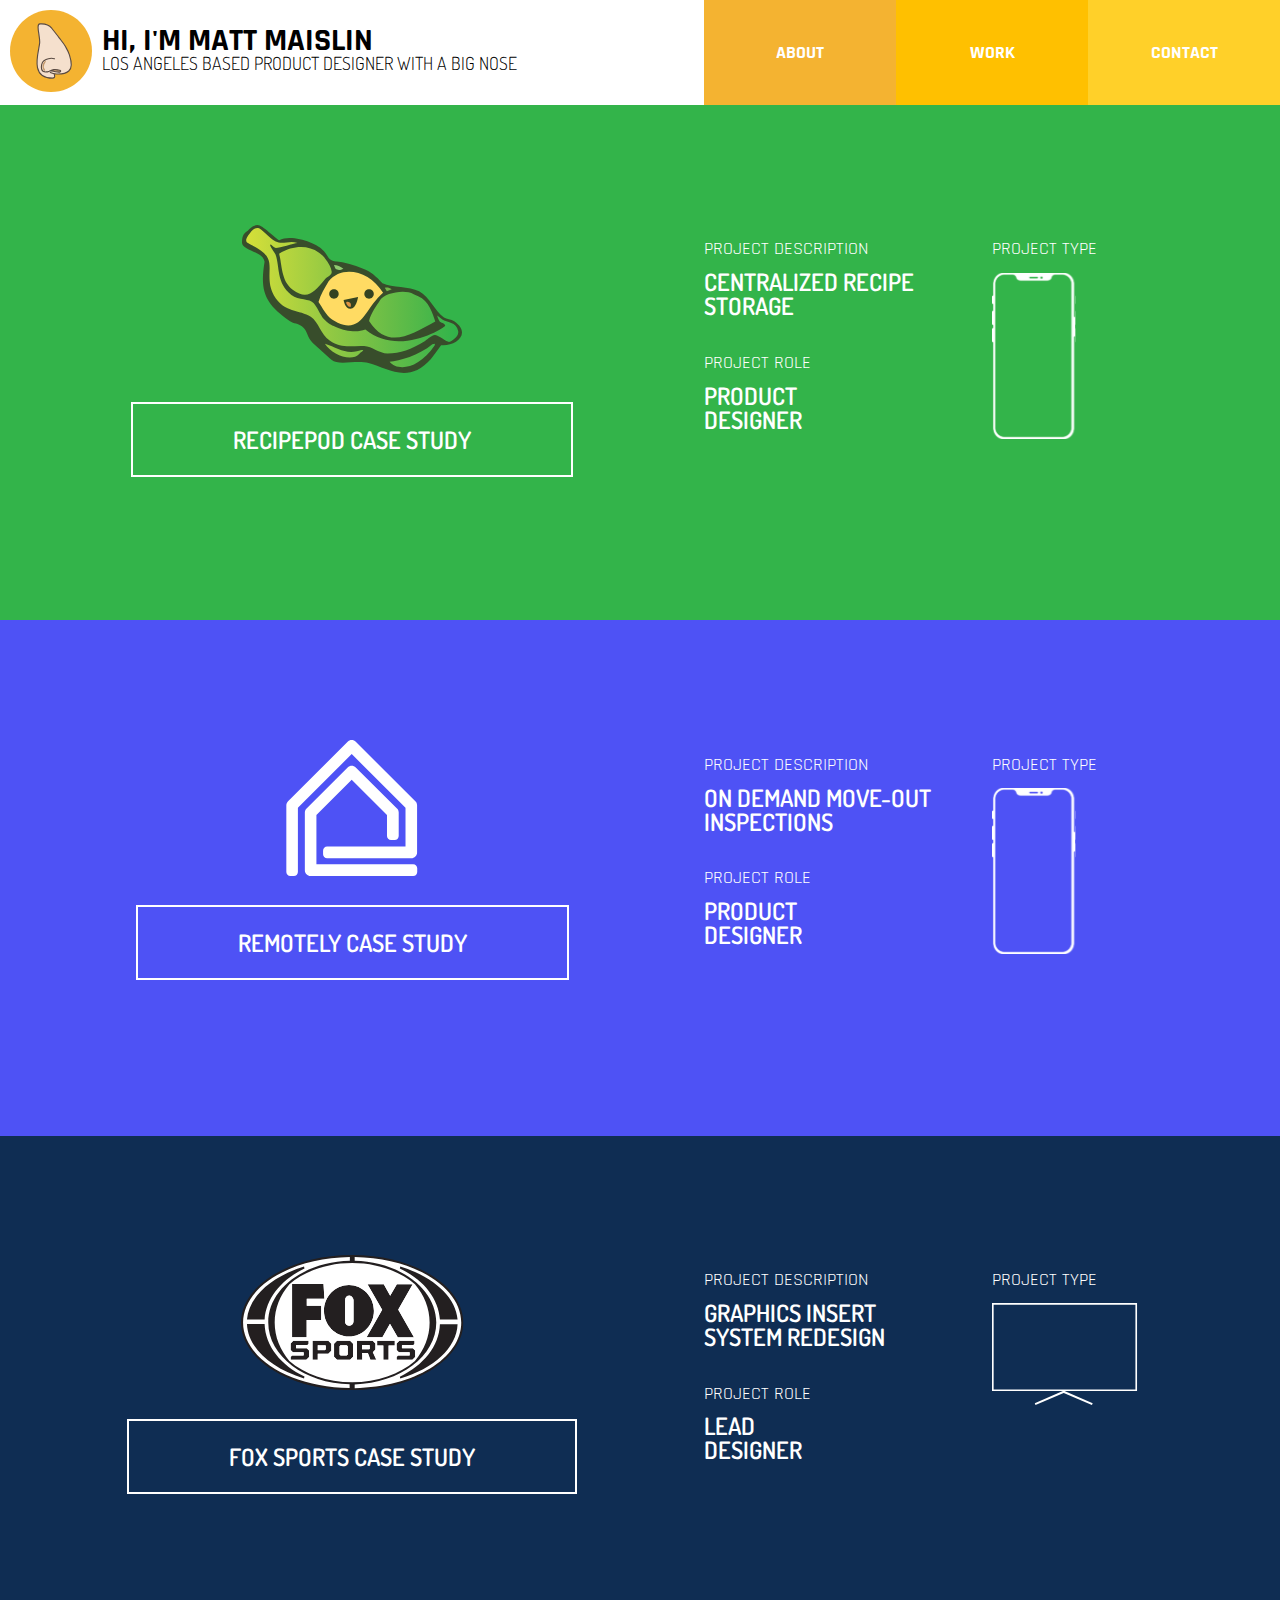
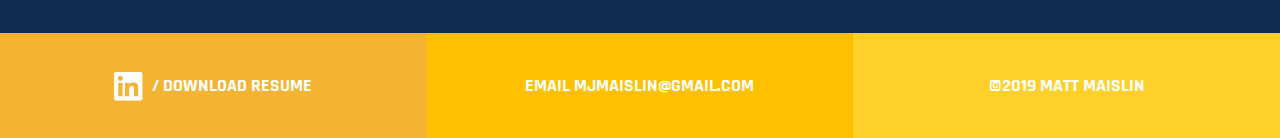
<file: index.html>
<!DOCTYPE html>
<html lang="en">
  <head>
    <meta charset="utf-8">
    <title>Big Nose Design</title>
    <meta name="viewport" content="width=device-width, initial-scale=1">
    <link rel="stylesheet" href="/css/reset.css">
    <link rel="stylesheet" href="/css/style.css">
    <link href="https://fonts.googleapis.com/css?family=Rajdhani:300,400,500,600,700&display=swap" rel="stylesheet">
    <link href="https://fonts.googleapis.com/css?family=Dosis:300,400,500,600,700&display=swap" rel="stylesheet">
    <link rel="shortcut icon" type="image/png" href="/favicon.png"/>
  </head>
  <body>
    <!-- NAVBAR -->
    <nav class="navbar">
      <div class="navbar-inner">
        <ul class="one-half mobile-logo">
          <li id="nav-logo"><a href="/">

            <svg version="1.1" id="Layer_1" xmlns="http://www.w3.org/2000/svg" xmlns:xlink="http://www.w3.org/1999/xlink" x="0px" y="0px"
            	 viewBox="0 0 146.3 146.3" style="enable-background:new 0 0 146.3 146.3;" xml:space="preserve">
            <style type="text/css">
            	.st0{fill:#F4B331;}
            	.st1{fill:#F5E0CD;stroke:#594A42;stroke-width:2;stroke-linecap:round;stroke-miterlimit:10;}
            	.st2{fill:#C49A6C;}
            	.st3{fill:none;stroke:#594A42;stroke-width:2;stroke-linecap:round;stroke-miterlimit:10;}
            </style>
            <path class="st0" d="M146.3,73.1c0,40.4-32.7,73.1-73.1,73.1S0,113.5,0,73.1C0,33.2,32.9,0,73.1,0C113.5,0,146.3,32.7,146.3,73.1z"
            	/>
            <path class="st1" d="M78.1,113.4c0,0,4.9,8.2-2.2,8.2c-43.5,0-22.9-51-22.9-64.3s-6.7-32,0.2-32.5c6.9-0.6,16.1,1.3,21.2,7.7
            	c5.1,6.4,9.5,11.9,13,16.7c3.5,4.8,8.1,9.8,11,15.1s5.5,9,7.6,15.7c3.1,9.5,6.1,22.9-1.1,28.8s-19.3,5.5-22.4,5.3
            	c-5.5-0.3-10.6-2.6-10.6-2.6"/>
            <polygon class="st2" points="73.2,108.2 78.7,106.4 83.8,106.6 88.7,107.5 90.3,108.9 88.7,110.7 84.6,110.5 80.8,109.8 77.7,109.2
            	"/>
            <path class="st3" d="M79.4,87c-1.5-0.4-5-1.7-10.9,0c-3.3,0.9-4.8,1.5-8,3.5c-4.2,2.6-5.1,11-4.1,15.1s4.8,5,8,4.9
            	c3.2-0.1,4-0.7,5.5-1.2c1.5-0.6,6.3-2.5,8.2-2.9s5.6,0.1,6.9,0.4s3,0.4,4.1,0.8s2.3,1.7,0,2.9s-16.5-2.2-16.5-2.2"/>
            <path class="st2" d="M63.8,91.1c-1.2-0.3-2,0.3-3.1,1.7c-1.1,1.4-2.7,4.6-2.7,7s0.1,4.2,1,6c0.9,1.8,2.7,3.1,3.6,2.6
            	s-1.5-4.3-1.8-4.8c-0.3-0.5-0.7-2.3,0-5C61.5,95.8,65,91.4,63.8,91.1z"/>
            </svg>

          </a></li>
          <li id="nav-logo-name-home">Hi, I'm Matt Maislin</li>
          <li id="sloganhome">Los Angeles Based Product Designer With A Big Nose</li>
        </ul>
        <ul class="one-half nav-hover right">
          <li class="navyellow3"><a href="/contact.html"><span>Contact</span></a></li>
          <li class="navyellow2"><a href="/"><span>Work</span></a></li>
          <li class="navyellow1"><a href="/about.html"><span>About</span></a></li>
        </ul>
      </div>
    </nav>
    <!-- MAIN -->
    <main>
      <!-- RECIPEPOD -->
      <section class="project" id="recipepod">
        <div class="item-inner">
          <div class="logo-link">

            <svg class="recipepod" width="254" height="171" viewBox="0 0 254 171" fill="none" xmlns="http://www.w3.org/2000/svg">
            <path d="M162.202 67.2994C173.508 72.615 192.957 70.7165 204.454 76.6017C216.525 82.7716 222.561 99.5727 233.196 106.692C235.974 108.59 241.531 108.59 245.076 111.058C265.866 125.676 245.938 140.389 229.843 138.775C225.915 144.091 222.082 149.406 218.154 154.722C192.669 183.768 168.238 165.733 146.107 159.468C133.077 155.766 110.85 162.411 103.664 155.956C96.4784 149.501 87.7599 141.813 82.0114 136.592C74.4426 128.619 76.0713 122.639 69.4606 117.228C64.9576 113.526 59.6882 114.286 55.4727 111.248C26.6345 90.8399 20.3112 77.0763 26.0597 42.4299C24.7184 30.4698 0 29.3307 0 20.4081C0 11.4855 2.77842 9.68199 5.74846 7.30896C8.7185 4.93592 11.976 0 17.916 0C23.8561 0 38.2273 15.3773 42.9218 17.4656C57.0056 9.87184 87.2808 20.7878 94.4664 29.9952C99.7358 36.4499 99.5442 38.9178 103.377 40.8163C107.209 42.7147 106.251 41.5756 114.107 42.8096C121.963 44.0436 133.556 47.9354 142.753 51.6373C152.143 55.4342 162.202 67.2994 162.202 67.2994Z" fill="#384D2B"/>
            <path d="M234.537 116.279C233.963 118.652 180.598 152.539 142.466 120.74C123.209 128.334 97.245 112.008 100.407 113.716C103.472 115.33 98.0114 112.577 94.1791 108.116C90.3468 103.654 87.6642 96.0607 82.8738 90.2705C78.0834 84.4803 65.4368 87.233 57.0057 80.7784C39.3771 67.2046 43.7843 48.0304 38.7065 34.1719C36.6945 30.375 31.3293 23.6356 32.6706 22.6864C33.9161 21.7372 35.8322 25.8188 38.2274 26.3883C41.6765 27.2426 58.8261 21.1677 64.0955 20.693C54.6105 17.2759 47.5208 23.0661 38.8981 19.1743C31.2335 15.4724 22.2275 3.51225 18.6827 3.51225C15.1378 3.51225 12.6468 4.93608 8.91027 9.68215C5.17376 14.4282 4.11988 16.7063 5.17376 19.2692C6.22765 21.8321 24.7185 27.5274 29.988 38.5383C34.97 48.9797 27.4012 64.5468 36.8861 81.253C48.2872 101.376 66.8739 97.3896 79.4247 105.933C88.7181 112.292 90.8259 126.341 101.173 133.46C115.353 143.142 126.179 139.155 141.029 139.82C150.227 140.294 158.562 148.457 167.951 148.457C182.705 148.457 195.256 143.996 211.352 134.029C211.352 134.029 219.783 126.436 223.04 127.1C228.693 128.239 237.124 136.023 239.615 134.884C242.106 133.745 251.208 128.429 249.483 122.164C247.855 111.723 236.07 112.292 231.28 108.97L225.34 104.414C226.106 107.356 227.543 110.584 228.693 111.913C228.597 112.102 235.112 113.906 234.537 116.279Z" fill="url(#paint0_linear)"/>
            <path d="M170.442 157.949C179.065 168.771 203.304 167.631 222.561 138.965C222.561 137.921 223.903 136.118 219.783 137.731C204.454 150.735 181.46 156.905 170.442 157.949Z" fill="url(#paint1_linear)"/>
            <path d="M95.712 137.162C103.472 149.406 126.275 159.088 135.568 148.647C137.101 146.654 146.011 142.098 132.694 145.705C119.376 149.312 109.317 141.433 95.712 137.162Z" fill="url(#paint2_linear)"/>
            <path d="M88.5263 31.7039C77.0294 23.8254 59.9756 22.5914 42.826 33.3175C46.2751 45.0878 44.9338 64.6416 58.5385 74.7033C75.8797 87.5177 83.8317 76.6967 95.3287 63.1229C98.5861 59.2311 103.76 58.187 103.568 54.0104C102.993 48.9796 100.119 43.7589 95.6161 38.2535C95.6161 38.2535 95.3287 36.8296 88.5263 31.7039Z" fill="url(#paint3_linear)"/>
            <path d="M106.155 46.1319C107.592 49.1694 107.209 50.5932 109.7 51.4475C112.287 52.3967 114.299 51.6374 117.077 50.4034C113.915 47.7456 109.7 46.3218 106.155 46.1319Z" fill="#90CA6F"/>
            <path d="M110.466 112.957C138.921 125.771 142.37 95.3961 162.873 78.2153C146.873 52.3966 115.448 46.1318 100.023 64.9263C95.616 72.7098 90.7298 79.734 88.3346 89.0364C93.0292 95.6809 96.7657 104.414 103.951 109.16L110.466 112.957Z" fill="#FFDB63"/>
            <path d="M164.885 72.5202C165.651 73.8491 166.418 75.0831 167.184 76.412C169.101 75.7475 171.017 74.9882 172.837 74.3237C170.154 72.5202 167.855 71.8557 164.885 72.5202Z" fill="#72B647"/>
            <path d="M198.226 80.0189C187.4 73.5642 164.214 79.1646 159.711 86.3786C155.208 93.6876 149.173 101.186 146.682 110.773C168.717 144.281 194.394 127.005 223.136 111.438C219.687 101.376 216.046 87.8025 203.4 82.297L198.226 80.0189Z" fill="url(#paint4_linear)"/>
            <path d="M106.155 85.1447C109.171 85.1447 111.616 82.7223 111.616 79.7342C111.616 76.746 109.171 74.3237 106.155 74.3237C103.139 74.3237 100.694 76.746 100.694 79.7342C100.694 82.7223 103.139 85.1447 106.155 85.1447Z" fill="#344321"/>
            <path d="M146.682 85.1447C149.698 85.1447 152.143 82.7223 152.143 79.7342C152.143 76.746 149.698 74.3237 146.682 74.3237C143.666 74.3237 141.221 76.746 141.221 79.7342C141.221 82.7223 143.666 85.1447 146.682 85.1447Z" fill="#344321"/>
            <path d="M117.364 86.5685L134.035 83.0564C134.035 83.0564 131.831 96.6302 125.316 96.82C118.61 96.9149 117.364 86.5685 117.364 86.5685Z" fill="#344321"/>
            <path d="M120.622 88.9414C119.28 89.8906 122.059 93.9723 123.879 94.4469C125.7 94.9215 125.7 94.1621 125.7 91.6942C125.7 89.2262 121.963 87.9922 120.622 88.9414Z" fill="#E09343"/>
            <defs>
            <linearGradient id="paint0_linear" x1="4.78708" y1="148.457" x2="249.699" y2="148.457" gradientUnits="userSpaceOnUse">
            <stop stop-color="#D6E038"/>
            <stop offset="0.0753143" stop-color="#C9DB3B"/>
            <stop offset="0.3883" stop-color="#93C943"/>
            <stop offset="0.6578" stop-color="#68BD47"/>
            <stop offset="0.8705" stop-color="#44B64A"/>
            <stop offset="1" stop-color="#30B44A"/>
            </linearGradient>
            <linearGradient id="paint1_linear" x1="9.03023" y1="213.143" x2="249.618" y2="213.143" gradientUnits="userSpaceOnUse">
            <stop stop-color="#D6E038"/>
            <stop offset="0.0753143" stop-color="#C9DB3B"/>
            <stop offset="0.3883" stop-color="#93C943"/>
            <stop offset="0.6578" stop-color="#68BD47"/>
            <stop offset="0.8705" stop-color="#44B64A"/>
            <stop offset="1" stop-color="#30B44A"/>
            </linearGradient>
            <linearGradient id="paint2_linear" x1="8.57669" y1="188.597" x2="249.882" y2="188.597" gradientUnits="userSpaceOnUse">
            <stop stop-color="#D6E038"/>
            <stop offset="0.0753143" stop-color="#C9DB3B"/>
            <stop offset="0.3883" stop-color="#93C943"/>
            <stop offset="0.6578" stop-color="#68BD47"/>
            <stop offset="0.8705" stop-color="#44B64A"/>
            <stop offset="1" stop-color="#30B44A"/>
            </linearGradient>
            <linearGradient id="paint3_linear" x1="5.6494" y1="165.677" x2="255.061" y2="165.677" gradientUnits="userSpaceOnUse">
            <stop stop-color="#D6E038"/>
            <stop offset="0.0753143" stop-color="#C9DB3B"/>
            <stop offset="0.3883" stop-color="#93C943"/>
            <stop offset="0.6578" stop-color="#68BD47"/>
            <stop offset="0.8705" stop-color="#44B64A"/>
            <stop offset="1" stop-color="#30B44A"/>
            </linearGradient>
            <linearGradient id="paint4_linear" x1="7.59592" y1="189.033" x2="254.9" y2="189.033" gradientUnits="userSpaceOnUse">
            <stop stop-color="#D6E038"/>
            <stop offset="0.0753143" stop-color="#C9DB3B"/>
            <stop offset="0.3883" stop-color="#93C943"/>
            <stop offset="0.6578" stop-color="#68BD47"/>
            <stop offset="0.8705" stop-color="#44B64A"/>
            <stop offset="1" stop-color="#30B44A"/>
            </linearGradient>
            </defs>
            </svg>

            <p>
              <a class="btn casestudybtn" href="/recipepod.html">RecipePod Case Study</a>
            </p>
          </div>
          <div class="desc-role">
            <p class="category">Project Description</p>
            <p class="cat-response">Centralized Recipe Storage</p>
            <p class="category">Project Role</p>
            <p class="cat-response">Product<br>Designer</p>
          </div>
          <div class="type">
            <p class="category">Project Type</p>
            <p class="cat-response">

              <svg class="mobile" width="84" height="166" viewBox="0 0 84 166" fill="none" xmlns="http://www.w3.org/2000/svg" xmlns:xlink="http://www.w3.org/1999/xlink">
              <mask id="mask0" mask-type="alpha" maskUnits="userSpaceOnUse" x="0" y="0" width="84" height="166">
              <rect width="83.3532" height="166" fill="url(#pattern0)"/>
              </mask>
              <g mask="url(#mask0)">
              <rect x="-5.65112" y="-5.65105" width="101.719" height="176.596" fill="white"/>
              </g>
              <defs>
              <pattern id="pattern0" patternContentUnits="objectBoundingBox" width="1" height="1">
              <use xlink:href="#image0" transform="translate(0 -0.00148393) scale(0.0025641 0.00128751)"/>
              </pattern>
              <image id="image0" width="390" height="779" xlink:href="[data-uri]"/>
              </defs>
              </svg>

            </p>
          </div>
        </div>
      </section>
      <!-- REMOTELY -->
      <section class="project" id="remotely">
        <div class="item-inner">
          <div class="logo-link">

            <svg class="remotely" width="132" height="136" viewBox="0 0 132 136" fill="none" xmlns="http://www.w3.org/2000/svg">
            <path d="M4.23566 135.955H7.85148C10.021 135.955 11.9012 134.219 11.9012 131.905V67.8328L65.7047 14.0294L119.508 67.8328V106.594H41.1171C38.9476 106.594 37.0673 108.33 37.0673 110.644V114.26C37.0673 116.429 38.8029 118.31 41.1171 118.31H125.293C128.475 118.31 131.079 115.706 131.079 112.524V65.3741C131.079 63.7831 130.5 62.3368 129.343 61.3244L69.7544 1.73559C68.7419 0.578531 67.2956 0 65.7047 0C64.1137 0 62.6674 0.578531 61.6549 1.73559L2.06616 61.3244C0.909098 62.4814 0.330566 63.9277 0.330566 65.3741V131.905C0.330566 134.075 2.06616 135.955 4.23566 135.955Z" fill="white"/>
            <path d="M24.6289 135.955H127.174C129.343 135.955 131.223 134.219 131.223 131.905V128.289C131.223 126.12 129.488 124.24 127.174 124.24H30.4142V75.0645L65.7046 39.6294L100.995 74.9199V96.0363C100.995 98.2058 102.731 100.086 105.045 100.086H108.661C110.83 100.086 112.71 98.3504 112.71 96.0363V72.6057C112.71 71.0148 112.132 69.5684 110.975 68.556L69.7544 27.4803C68.5973 26.3232 67.151 25.7447 65.7046 25.7447C64.2583 25.7447 62.6673 26.3232 61.6549 27.4803L20.5792 68.556C19.5667 69.5684 18.8436 71.1594 18.8436 72.6057V130.17C18.8436 133.352 21.447 135.955 24.6289 135.955Z" fill="white"/>
            </svg>

            <p>
              <a class="btn casestudybtn" href="/remotely.html">Remotely Case Study</a>
            </p>
          </div>
          <div class="desc-role">
            <p class="category">Project Description</p>
            <p class="cat-response">On Demand Move-Out Inspections</p>
            <p class="category">Project Role</p>
            <p class="cat-response">Product<br>Designer</p>
          </div>
          <div class="type">
            <p class="category">Project Type</p>
            <p class="cat-response">

              <svg class="mobile" width="84" height="166" viewBox="0 0 84 166" fill="none" xmlns="http://www.w3.org/2000/svg" xmlns:xlink="http://www.w3.org/1999/xlink">
              <mask id="mask0" mask-type="alpha" maskUnits="userSpaceOnUse" x="0" y="0" width="84" height="166">
              <rect width="83.3532" height="166" fill="url(#pattern0)"/>
              </mask>
              <g mask="url(#mask0)">
              <rect x="-5.65112" y="-5.65105" width="101.719" height="176.596" fill="white"/>
              </g>
              <defs>
              <pattern id="pattern0" patternContentUnits="objectBoundingBox" width="1" height="1">
              <use xlink:href="#image0" transform="translate(0 -0.00148393) scale(0.0025641 0.00128751)"/>
              </pattern>
              <image id="image0" width="390" height="779" xlink:href="[data-uri]"/>
              </defs>
              </svg>

            </p>
          </div>
        </div>
      </section>
      <!-- FOXSPORTS -->
      <section class="project" id="foxsports">
        <div class="item-inner">
          <div class="logo-link">

            <svg class="foxsports" width="223" height="135" viewBox="0 0 223 135" fill="none" xmlns="http://www.w3.org/2000/svg">
            <g clip-path="url(#clip0)">
            <path d="M221.393 67.6162C221.393 104.561 172.118 134.303 111.155 134.303C50.4208 134.303 0.916748 104.329 0.916748 67.6162C0.916748 30.6713 50.4208 0.929443 111.155 0.929443C172.118 0.929443 221.393 30.6713 221.393 67.6162Z" fill="white"/>
            <path d="M50.8792 82.2547V29.0447H82.5068L83.4235 43.6833H65.7763V50.654H80.2149V65.0602H65.5471V82.2547H50.8792Z" fill="#231F20"/>
            <path d="M82.5068 29.0448L83.4235 43.6833H65.7763V50.6541H80.2149V65.0603H65.7763V82.2548H51.1084V29.0448H82.5068ZM83.4235 28.1154H82.5068H50.8792H49.9625V29.0448V82.2548V83.1842H50.8792H65.5471H66.4638V82.2548V65.9897H80.2149H81.1317V65.0603V50.6541V49.7247H80.2149H66.693V44.6128H83.4235H84.3403V43.6833L83.4235 29.0448V28.1154Z" fill="white"/>
            <path d="M173.035 82.2547L157.221 54.6041L171.66 29.2771H155.846L149.2 40.6626L142.783 29.2771H126.51L141.178 54.8365L125.594 82.2547H141.407L148.971 68.778L156.763 82.2547H173.035Z" fill="#231F20"/>
            <path d="M171.66 29.2771L157.221 54.8365L173.035 82.4871H156.763L148.971 68.778L141.407 82.2547H125.594L141.178 54.8365L126.51 29.2771H142.783L149.2 40.6626L155.846 29.2771H171.66ZM173.264 28.3477H171.66H155.846H155.388L155.159 28.8124L149.429 38.8038L143.699 28.8124L143.47 28.3477H143.012H126.74H125.135L125.823 29.7418L140.261 54.8365L124.906 81.79L124.219 83.1842H125.823H141.637H142.095L142.324 82.7194L149.2 70.6368L156.075 82.7194L156.304 83.1842H156.763H173.035H174.639L173.952 81.79L158.367 54.6041L172.577 29.5094L173.264 28.3477Z" fill="white"/>
            <path d="M82.9651 55.7659C82.9651 41.5921 94.1952 29.9742 107.946 29.9742C121.697 29.9742 132.928 41.5921 132.928 55.7659C132.928 70.1721 121.697 81.5577 107.946 81.5577C94.1952 81.5577 82.9651 69.9398 82.9651 55.7659ZM112.53 66.4544V45.3098C112.53 42.9862 110.467 40.6627 108.176 40.6627C105.884 40.6627 104.05 42.7539 104.05 45.3098V66.4544C104.05 68.778 105.884 70.8692 108.405 70.8692C110.467 70.6368 112.53 68.778 112.53 66.4544Z" fill="#231F20"/>
            <path d="M107.946 29.9742C121.697 29.9742 132.928 41.5921 132.928 55.7659C132.928 70.1721 121.697 81.5576 107.946 81.5576C94.1952 81.5576 82.9651 69.9397 82.9651 55.7659C82.9651 41.3597 94.1952 29.9742 107.946 29.9742ZM108.176 70.6368C110.467 70.6368 112.53 68.778 112.53 66.222V45.0774C112.53 42.7539 110.467 40.4303 108.176 40.4303C105.884 40.4303 104.05 42.5215 104.05 45.0774V66.222C103.821 68.778 105.884 70.6368 108.176 70.6368ZM107.946 29.0447C93.7369 29.0447 82.0484 41.1274 82.0484 55.7659C82.0484 70.4045 93.7369 82.4871 107.946 82.4871C122.156 82.4871 133.844 70.4045 133.844 55.7659C133.844 41.1274 122.385 29.0447 107.946 29.0447ZM108.176 69.7074C106.342 69.7074 104.738 68.0809 104.738 66.222V45.0774C104.738 43.2186 106.342 41.3597 108.176 41.3597C110.009 41.3597 111.613 43.2186 111.613 45.0774V66.222C111.613 68.3132 110.009 69.7074 108.176 69.7074Z" fill="white"/>
            <path d="M49.7333 104.793V102.005L51.1084 100.611H62.3385L62.7968 100.146V97.5904L62.5677 97.358H52.0251L49.7333 95.0344V88.5284L52.2543 85.7401H67.6097V88.7608L66.4638 89.9226H55.4629L55.0045 90.3873V92.9432L55.2337 93.1756H65.7763L68.0681 95.4991V102.005L65.3179 104.793H49.7333Z" fill="#231F20"/>
            <path d="M67.6097 85.7402V88.7608L66.4638 89.9226H55.4629L55.0045 90.3873V92.9433L55.2337 93.1756H65.7763L68.0681 95.4992V102.005L65.3179 104.794H49.5041V102.005L50.8792 100.611H62.1093L62.5677 100.146V97.5904L62.3385 97.3581H51.7959L49.5041 95.0345V88.5285L52.2543 85.7402H67.6097ZM68.5265 85.0431H67.6097H52.4835H52.0251L51.7959 85.2755L49.0457 88.0638L48.8165 88.2961V88.7608V95.2668L49.0457 95.4992L51.3376 97.8228L51.5668 98.0551H52.0251H61.8801V99.6816H51.1084H50.65L50.4208 99.914L49.0457 101.308L48.8165 101.541V102.005V104.794V105.723H49.7333H65.5471H66.0054L66.2346 105.491L68.9848 102.702L69.214 102.47V102.005V95.4992V95.2668L68.7557 95.0345L66.4638 92.7109L66.2346 92.4785H65.7763H55.9213V91.0844H66.4638H66.9222L67.1514 90.852L68.2973 89.6902L68.5265 89.4579V88.9932V85.9725V85.0431V85.0431Z" fill="white"/>
            <path d="M71.5059 85.7401H87.3196L90.2991 88.7608V95.7315L87.3196 98.7522H76.7771V104.793H71.5059V85.7401ZM84.1111 95.0344L84.7986 94.3374V90.852L84.1111 90.1549H76.7771V95.2668H84.1111V95.0344Z" fill="#231F20"/>
            <path d="M87.3196 85.7402L90.2991 88.7608V95.7316L87.3196 98.7522H76.7771V104.794H71.5059V85.7402H87.3196V85.7402ZM76.7771 95.0345H84.111L84.7986 94.3374V90.852L84.111 90.155H76.7771V95.0345ZM87.5488 85.0431H87.0905H71.2767L70.3599 85.2755V86.2049V104.794V105.723H71.2767H76.5479H77.4647V104.794V99.6816H87.0905H87.5488L87.778 99.4493L90.7574 96.4286L90.9866 96.1963V95.7316V88.7608V88.2961H90.7574L87.778 85.2755L87.5488 85.0431ZM77.6939 90.852H83.6527L83.8819 91.0844V93.6403L83.6527 93.8727H77.6939V90.852Z" fill="white"/>
            <path d="M93.0493 101.773V88.7608L96.0287 85.7401H109.092L112.072 88.7608V101.773L109.092 104.793H96.0287L93.0493 101.773ZM105.655 100.611L106.8 99.4492V91.3167L105.655 90.1549H99.4665L98.5498 91.3167V99.4492L99.6957 100.611H105.655Z" fill="#231F20"/>
            <path d="M109.092 85.7402L112.072 88.7608V101.773L109.092 104.794H96.0287L93.0493 101.773V88.7608L96.0287 85.7402H109.092ZM99.4665 100.611H105.654L106.8 99.4493V91.3168L105.654 90.155H99.4665L98.5498 91.3168V99.4493L99.4665 100.611ZM109.551 85.0431H109.092H96.0287H95.5704L95.3412 85.2755L92.5909 88.2961L92.3618 88.5285V88.9932V102.005V102.238L92.5909 102.47L95.5704 105.491L95.7995 105.723H96.2579H109.321H109.78L110.009 105.491L112.988 102.47L113.218 102.238V101.773V88.7608V88.2961H112.759L109.78 85.2755L109.551 85.0431ZM99.9249 91.0844H105.425L105.884 91.5491V98.9846L105.425 99.6816H99.9249L99.4665 99.2169V91.7815L99.9249 91.0844Z" fill="white"/>
            <path d="M115.739 85.7401H131.782L134.532 88.5284V94.5697L132.011 97.1257L135.449 104.793H129.49L126.969 98.0551H121.239V104.793H115.968V85.7401H115.739ZM128.115 94.3374L128.802 93.6403V90.6196L128.115 89.9226H121.01V94.3374H128.115Z" fill="#231F20"/>
            <path d="M131.552 85.7402L134.303 88.5285V94.5698L131.782 97.1257L135.219 104.794H129.261L126.74 98.0551H121.01V104.794H115.739V85.7402H131.552V85.7402ZM121.01 94.3374H128.115L128.802 93.6403V90.6197L128.115 89.9226H121.01V94.3374ZM132.011 85.0431H131.552H115.509H114.593V85.9725V105.026V105.955H115.509H120.781H121.697V105.026V99.2169H126.052L128.344 105.491L128.573 105.955H129.261H135.219H136.594L135.907 104.561L132.698 97.3581L134.761 95.2668L134.99 95.0345V94.5698V88.5285V88.2961L134.761 88.0638L132.011 85.2755V85.0431ZM121.927 90.852H127.885L128.115 91.0844V93.1756L127.885 93.408H121.927V90.852Z" fill="white"/>
            <path d="M142.324 90.3873H136.136V85.7401H153.783V90.3873H147.595V104.793H142.324V90.3873Z" fill="#231F20"/>
            <path d="M153.783 85.7402V90.3873H147.595V104.794H142.324V90.3873H136.136V85.7402H153.783ZM154.7 85.0431H153.783H136.136H135.219V85.9725V90.6197V91.5491H136.136H141.407V105.026V105.955H142.324H147.595H148.512V105.026V91.5491H153.783H154.7V90.6197V85.9725V85.0431Z" fill="white"/>
            <path d="M155.617 104.793V102.005L156.992 100.611H168.451L168.681 100.146V97.5904L168.451 97.358H157.909L155.617 95.0344V88.5284L158.367 85.7401H173.493V88.7608L172.577 89.9226H161.347L161.117 90.3873V92.9432L161.347 93.1756H171.889L174.181 95.4991V102.005L171.431 104.793H155.617Z" fill="#231F20"/>
            <path d="M173.493 85.7402V88.7608L172.347 89.9226H161.347L160.888 90.3873V92.9433L161.117 93.1756H171.889L174.181 95.4992V102.005L171.431 104.794H155.617V102.005L156.992 100.611H168.222L168.68 100.146V97.5904L168.451 97.3581H157.909L155.617 95.0345V88.5285L158.367 85.7402H173.493ZM174.41 85.0431H173.493H158.367H157.909L157.68 85.2755L154.929 88.0638L154.7 88.2961V88.7608V95.2668L154.929 95.4992L157.221 97.8228L157.45 98.0551H157.909H167.764V99.6816H156.992H156.534V99.914L155.159 101.308L154.929 101.541V102.005V104.794V105.723H155.846H171.66H171.889L172.118 105.491L174.869 102.702L175.098 102.47V102.005V95.4992V95.2668L174.869 95.0345L172.577 92.7109L172.347 92.4785H171.889H162.034V91.0844H172.577H173.035L173.264 90.852L174.41 89.6902L174.639 89.4579V88.9932V85.9725V85.0431H174.41Z" fill="white"/>
            <path d="M111.155 0C49.7332 0 0 30.2065 0 67.6162C0 105.026 49.7332 135.232 111.155 135.232C172.577 135.232 222.31 105.026 222.31 67.6162C222.31 30.2065 172.577 0 111.155 0ZM173.952 105.955C158.826 118.967 136.365 127.332 111.155 127.332C85.9445 127.332 63.4844 118.967 48.3581 105.955C39.1907 95.2668 33.6903 82.0224 33.6903 67.6162C33.6903 53.21 39.1907 39.9656 48.3581 29.2771C63.4844 16.2651 85.9445 7.90017 111.155 7.90017C136.365 7.90017 158.826 16.2651 173.952 29.2771C183.119 39.9656 188.62 53.21 188.62 67.6162C188.62 81.79 183.119 95.0344 173.952 105.955Z" fill="#231F20"/>
            <path d="M108.863 129.191C63.7136 128.262 27.2731 101.076 27.2731 67.3838C27.2731 33.6919 63.4844 6.73835 108.863 5.80891V2.09119C49.7333 3.02062 2.06268 31.833 2.06268 67.6161C2.06268 103.167 49.5041 132.212 108.634 132.909V129.191H108.863Z" fill="white"/>
            <path d="M113.676 2.09119V5.80891C158.825 6.73835 195.266 33.9242 195.266 67.6161C195.266 101.076 159.055 128.262 113.676 129.423V133.141C172.806 132.444 220.247 103.399 220.247 67.8485C220.247 31.833 172.806 3.02062 113.676 2.09119Z" fill="white"/>
            <path d="M23.6061 64.5955C24.9813 43.2186 40.5659 24.3976 63.4844 13.4768L63.026 11.6179C30.4817 21.6093 7.79235 41.5921 5.95886 64.5955H23.6061Z" fill="#231F20"/>
            <path d="M23.6061 69.0103H5.95886C6.8756 92.7108 29.7941 113.158 63.026 123.382L63.4844 121.523C39.8783 110.37 24.2937 91.0843 23.6061 69.0103Z" fill="#231F20"/>
            <path d="M198.933 64.5955H216.58C214.747 41.3597 191.828 21.6093 159.284 11.6179L158.826 13.4768C181.973 24.3976 197.558 42.9862 198.933 64.5955Z" fill="#231F20"/>
            <path d="M198.933 69.0103C198.245 91.0843 182.432 110.37 158.826 121.756L159.284 123.614C192.745 113.391 215.663 92.9432 216.58 69.2427H198.933V69.0103Z" fill="#231F20"/>
            </g>
            <defs>
            <clipPath id="clip0">
            <rect width="222.539" height="135" fill="white"/>
            </clipPath>
            </defs>
            </svg>

            <p>
              <a class="btn casestudybtn" href="/foxsports.html">Fox Sports Case Study</a>
            </p>
          </div>
          <div class="desc-role">
            <p class="category">Project Description</p>
            <p class="cat-response">Graphics Insert System Redesign</p>
            <p class="category">Project Role</p>
            <p class="cat-response">Lead<br>Designer</p>
          </div>
          <div class="type">
            <p class="category">Project Type</p>
            <p class="cat-response">

              <svg class="televison" width="146" height="102" viewBox="0 0 146 102" fill="none" xmlns="http://www.w3.org/2000/svg">
              <path d="M71.3964 87.5996L70.6117 89.43L99.9062 101.988L100.691 100.158L71.3964 87.5996Z" fill="white"/>
              <path d="M42.7274 100.17L43.5134 102L72.7969 89.4204L72.0108 87.5905L42.7274 100.17Z" fill="white"/>
              <path d="M0 0V88.0066H145.048V0H0ZM143.418 86.3768H1.62975V1.62975H143.418V86.3768Z" fill="white"/>
              </svg>

            </p>
          </div>
        </div>
      </section>
    </main>
    <!-- FOOTER -->
    <footer>
      <ul class="one-third nav-hover" id="footer">
        <li class="navyellow1"><a href="https://www.linkedin.com/in/matthew-maislin/" target="_blank"><img class="linkedin" src="../img/linkedin.png" alt="linkedin"></a><a href="https://drive.google.com/file/d/1-75iXdoC7aVe5PwqlI9suL3ODI1BWrDc/view?usp=sharing" target="_blank"> / Download Resume</a></li>
        <li class="navyellow2"><a href="mailto:mjmaislin@gmail.com">Email mjmaislin@gmail.com</a></li>
        <li class="navyellow3"><a>©2019 Matt Maislin</a></li>
      </ul>
    </footer>

    <!-- Global site tag (gtag.js) - Google Analytics -->
    <script async src="https://www.googletagmanager.com/gtag/js?id=UA-146247327-1"></script>
    <script>
      window.dataLayer = window.dataLayer || [];
      function gtag(){dataLayer.push(arguments);}
      gtag('js', new Date());

      gtag('config', 'UA-146247327-1');
    </script>

  </body>
</html>
</file>
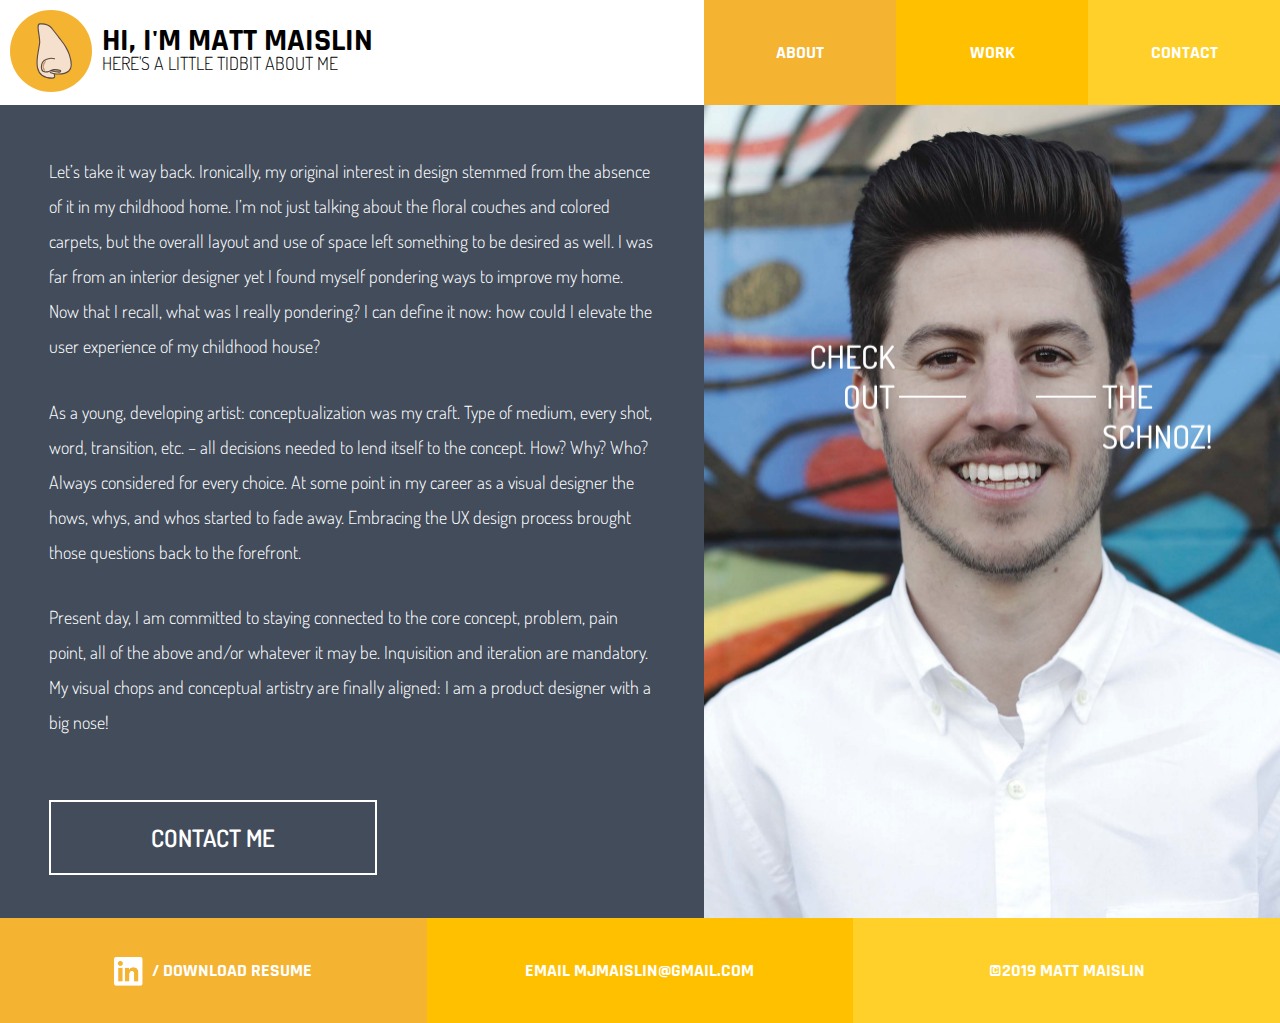
<file: about.html>
<!DOCTYPE html>
<html lang="en">
  <head>
    <meta charset="utf-8">
    <title>Big Nose Design</title>
    <meta name="viewport" content="width=device-width, initial-scale=1">
    <link rel="stylesheet" href="/css/reset.css">
    <link rel="stylesheet" href="/css/style.css">
    <link href="https://fonts.googleapis.com/css?family=Rajdhani:300,400,500,600,700&display=swap" rel="stylesheet">
    <link href="https://fonts.googleapis.com/css?family=Dosis:300,400,500,600,700&display=swap" rel="stylesheet">
    <link rel="shortcut icon" type="image/png" href="/favicon.png"/>
  </head>
  <body>
    <!-- NAVBAR -->
    <nav class="navbar">
      <div class="navbar-inner">
        <ul class="one-half mobile-logo">
          <li id="nav-logo"><a href="/">

            <svg version="1.1" id="Layer_1" xmlns="http://www.w3.org/2000/svg" xmlns:xlink="http://www.w3.org/1999/xlink" x="0px" y="0px"
            	 viewBox="0 0 146.3 146.3" style="enable-background:new 0 0 146.3 146.3;" xml:space="preserve">
            <style type="text/css">
            	.st0{fill:#F4B331;}
            	.st1{fill:#F5E0CD;stroke:#594A42;stroke-width:2;stroke-linecap:round;stroke-miterlimit:10;}
            	.st2{fill:#C49A6C;}
            	.st3{fill:none;stroke:#594A42;stroke-width:2;stroke-linecap:round;stroke-miterlimit:10;}
            </style>
            <path class="st0" d="M146.3,73.1c0,40.4-32.7,73.1-73.1,73.1S0,113.5,0,73.1C0,33.2,32.9,0,73.1,0C113.5,0,146.3,32.7,146.3,73.1z"
            	/>
            <path class="st1" d="M78.1,113.4c0,0,4.9,8.2-2.2,8.2c-43.5,0-22.9-51-22.9-64.3s-6.7-32,0.2-32.5c6.9-0.6,16.1,1.3,21.2,7.7
            	c5.1,6.4,9.5,11.9,13,16.7c3.5,4.8,8.1,9.8,11,15.1s5.5,9,7.6,15.7c3.1,9.5,6.1,22.9-1.1,28.8s-19.3,5.5-22.4,5.3
            	c-5.5-0.3-10.6-2.6-10.6-2.6"/>
            <polygon class="st2" points="73.2,108.2 78.7,106.4 83.8,106.6 88.7,107.5 90.3,108.9 88.7,110.7 84.6,110.5 80.8,109.8 77.7,109.2
            	"/>
            <path class="st3" d="M79.4,87c-1.5-0.4-5-1.7-10.9,0c-3.3,0.9-4.8,1.5-8,3.5c-4.2,2.6-5.1,11-4.1,15.1s4.8,5,8,4.9
            	c3.2-0.1,4-0.7,5.5-1.2c1.5-0.6,6.3-2.5,8.2-2.9s5.6,0.1,6.9,0.4s3,0.4,4.1,0.8s2.3,1.7,0,2.9s-16.5-2.2-16.5-2.2"/>
            <path class="st2" d="M63.8,91.1c-1.2-0.3-2,0.3-3.1,1.7c-1.1,1.4-2.7,4.6-2.7,7s0.1,4.2,1,6c0.9,1.8,2.7,3.1,3.6,2.6
            	s-1.5-4.3-1.8-4.8c-0.3-0.5-0.7-2.3,0-5C61.5,95.8,65,91.4,63.8,91.1z"/>
            </svg>

          </a></li>
          <li id="nav-logo-name">Hi, I'm Matt Maislin</li>
          <li id="slogan">Here's A Little Tidbit About Me</li>
        </ul>
        <ul class="one-half nav-hover right">
          <li class="navyellow3"><a href="/contact.html"><span>Contact</span></a></li>
          <li class="navyellow2"><a href="/"><span>Work</span></a></li>
          <li class="navyellow1"><a href="/about.html"><span>About</span></a></li>
        </ul>
      </div>
    </nav>
    <!-- MAIN -->
    <main>
      <!-- ABOUT -->
      <section class="project" id="about">
        <div class="navbar-inner reorder">
          <div class="bio">
            <p>
              Let’s take it way back.  Ironically, my original interest in design stemmed from the absence of it in my childhood home.  I’m not just talking about the floral couches and colored carpets, but the overall layout and use of space left something to be desired as well.  I was far from an interior designer yet I found myself pondering ways to improve my home.  Now that I recall, what was I really pondering?  I can define it now: how could I elevate the user experience of my childhood house?
            </p>
            <p>
              As a young, developing artist: conceptualization was my craft.  Type of medium, every shot, word, transition, etc. – all decisions needed to lend itself to the concept.  How?  Why?  Who?  Always considered for every choice.  At some point in my career as a visual designer the hows, whys, and whos started to fade away.  Embracing the UX design process brought those questions back to the forefront.
            </p>
            <p>
              Present day, I am committed to staying connected to the core concept, problem, pain point, all of the above and/or whatever it may be.  Inquisition and iteration are mandatory.  My visual chops and conceptual artistry are finally aligned: I am a product designer with a big nose!
            </p>
            <p>
              <a class="btn" href="/contact.html">Contact Me</a>
            </p>
          </div>
          <div class="portrait">
            <img class="aboutme" src="../img/about.png" alt="aboutme">
          </div>
        </div>
      </section>
    </main>
    <!-- FOOTER -->
    <footer>
      <ul class="one-third nav-hover" id="footer">
        <li class="navyellow1"><a href="https://www.linkedin.com/in/matthew-maislin/" target="_blank"><img class="linkedin" src="../img/linkedin.png" alt="linkedin"></a><a href="https://drive.google.com/file/d/1-75iXdoC7aVe5PwqlI9suL3ODI1BWrDc/view?usp=sharing" target="_blank"> / Download Resume</a></li>
        <li class="navyellow2"><a href="mailto:mjmaislin@gmail.com">Email mjmaislin@gmail.com</a></li>
        <li class="navyellow3"><a>©2019 Matt Maislin</a></li>
      </ul>
    </footer>

    <!-- Global site tag (gtag.js) - Google Analytics -->
    <script async src="https://www.googletagmanager.com/gtag/js?id=UA-146247327-1"></script>
    <script>
      window.dataLayer = window.dataLayer || [];
      function gtag(){dataLayer.push(arguments);}
      gtag('js', new Date());

      gtag('config', 'UA-146247327-1');
    </script>

  </body>
</html>
</file>
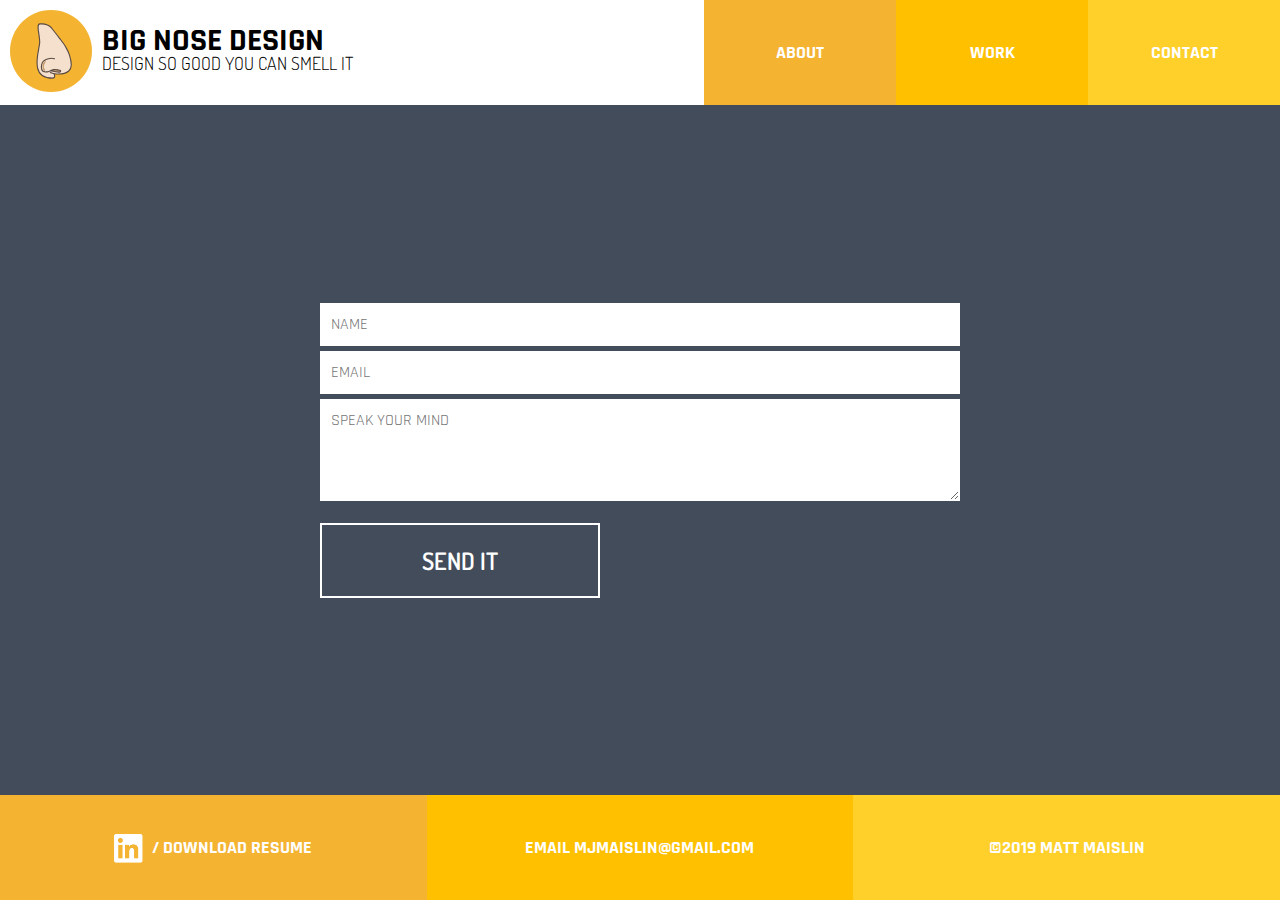
<file: contact.html>
<!DOCTYPE html>
<html lang="en">
  <head>
    <meta charset="utf-8">
    <title>Big Nose Design</title>
    <meta name="viewport" content="width=device-width, initial-scale=1">
    <link rel="stylesheet" href="/css/reset.css">
    <link rel="stylesheet" href="/css/style.css">
    <link href="https://fonts.googleapis.com/css?family=Rajdhani:300,400,500,600,700&display=swap" rel="stylesheet">
    <link href="https://fonts.googleapis.com/css?family=Dosis:300,400,500,600,700&display=swap" rel="stylesheet">
    <link rel="shortcut icon" type="image/png" href="/favicon.png"/>
  </head>
  <body class="contactpage">
    <!-- NAVBAR -->
    <nav class="navbar">
      <div class="navbar-inner">
        <ul class="one-half mobile-logo">
          <li id="nav-logo"><a href="/">

            <svg version="1.1" id="Layer_1" xmlns="http://www.w3.org/2000/svg" xmlns:xlink="http://www.w3.org/1999/xlink" x="0px" y="0px"
            	 viewBox="0 0 146.3 146.3" style="enable-background:new 0 0 146.3 146.3;" xml:space="preserve">
            <style type="text/css">
            	.st0{fill:#F4B331;}
            	.st1{fill:#F5E0CD;stroke:#594A42;stroke-width:2;stroke-linecap:round;stroke-miterlimit:10;}
            	.st2{fill:#C49A6C;}
            	.st3{fill:none;stroke:#594A42;stroke-width:2;stroke-linecap:round;stroke-miterlimit:10;}
            </style>
            <path class="st0" d="M146.3,73.1c0,40.4-32.7,73.1-73.1,73.1S0,113.5,0,73.1C0,33.2,32.9,0,73.1,0C113.5,0,146.3,32.7,146.3,73.1z"
            	/>
            <path class="st1" d="M78.1,113.4c0,0,4.9,8.2-2.2,8.2c-43.5,0-22.9-51-22.9-64.3s-6.7-32,0.2-32.5c6.9-0.6,16.1,1.3,21.2,7.7
            	c5.1,6.4,9.5,11.9,13,16.7c3.5,4.8,8.1,9.8,11,15.1s5.5,9,7.6,15.7c3.1,9.5,6.1,22.9-1.1,28.8s-19.3,5.5-22.4,5.3
            	c-5.5-0.3-10.6-2.6-10.6-2.6"/>
            <polygon class="st2" points="73.2,108.2 78.7,106.4 83.8,106.6 88.7,107.5 90.3,108.9 88.7,110.7 84.6,110.5 80.8,109.8 77.7,109.2
            	"/>
            <path class="st3" d="M79.4,87c-1.5-0.4-5-1.7-10.9,0c-3.3,0.9-4.8,1.5-8,3.5c-4.2,2.6-5.1,11-4.1,15.1s4.8,5,8,4.9
            	c3.2-0.1,4-0.7,5.5-1.2c1.5-0.6,6.3-2.5,8.2-2.9s5.6,0.1,6.9,0.4s3,0.4,4.1,0.8s2.3,1.7,0,2.9s-16.5-2.2-16.5-2.2"/>
            <path class="st2" d="M63.8,91.1c-1.2-0.3-2,0.3-3.1,1.7c-1.1,1.4-2.7,4.6-2.7,7s0.1,4.2,1,6c0.9,1.8,2.7,3.1,3.6,2.6
            	s-1.5-4.3-1.8-4.8c-0.3-0.5-0.7-2.3,0-5C61.5,95.8,65,91.4,63.8,91.1z"/>
            </svg>

          </a></li>
          <li id="nav-logo-name">Big Nose Design</li>
          <li id="slogan">Design so good you can smell it</li>
        </ul>
        <ul class="one-half nav-hover right">
          <li class="navyellow3"><a href="/contact.html"><span>Contact</span></a></li>
          <li class="navyellow2"><a href="/"><span>Work</span></a></li>
          <li class="navyellow1"><a href="/about.html"><span>About</span></a></li>
        </ul>
      </div>
    </nav>
    <!-- MAIN -->
    <main>
      <!-- FORM -->
      <section class="form">
        <div class="formcenter">
          <form method="POST" action="https://formspree.io/mjmaislin@gmail.com">
            <input type="name" name="name" placeholder="NAME">
            <input type="email" name="email" placeholder="EMAIL">
            <textarea name="message" placeholder="SPEAK YOUR MIND"></textarea>
            <button class="btn" type="submit">SEND IT</button>
          </form>
        </div>
      </section>
    </main>
    <!-- FOOTER -->
    <footer>
      <ul class="one-third nav-hover" id="footer">
        <li class="navyellow1"><a href="https://www.linkedin.com/in/matthew-maislin/" target="_blank"><img class="linkedin" src="../img/linkedin.png" alt="linkedin"></a><a href="https://drive.google.com/file/d/1-75iXdoC7aVe5PwqlI9suL3ODI1BWrDc/view?usp=sharing" target="_blank"> / Download Resume</a></li>
        <li class="navyellow2"><a href="mailto:mjmaislin@gmail.com">Email mjmaislin@gmail.com</a></li>
        <li class="navyellow3"><a>©2019 Matt Maislin</a></li>
      </ul>
    </footer>

    <!-- Global site tag (gtag.js) - Google Analytics -->
    <script async src="https://www.googletagmanager.com/gtag/js?id=UA-146247327-1"></script>
    <script>
      window.dataLayer = window.dataLayer || [];
      function gtag(){dataLayer.push(arguments);}
      gtag('js', new Date());

      gtag('config', 'UA-146247327-1');
    </script>

  </body>
</html>
</file>
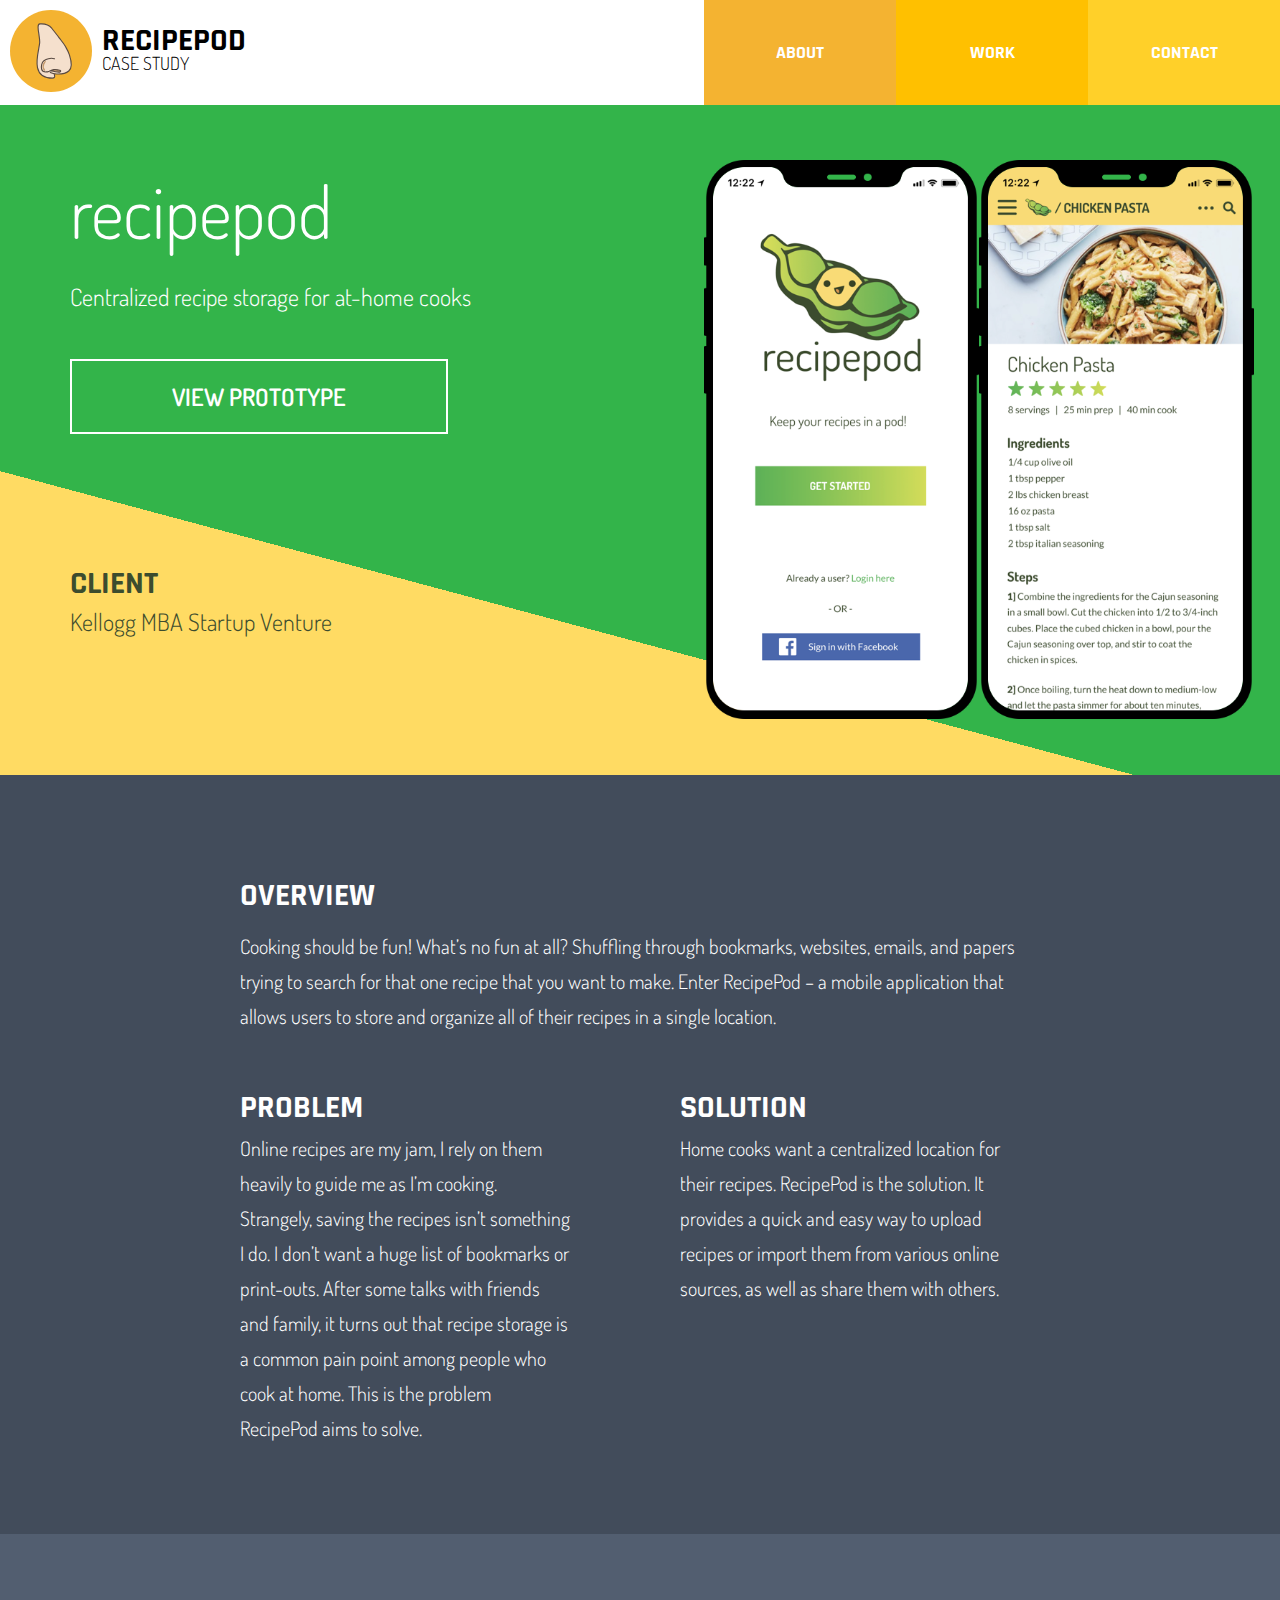
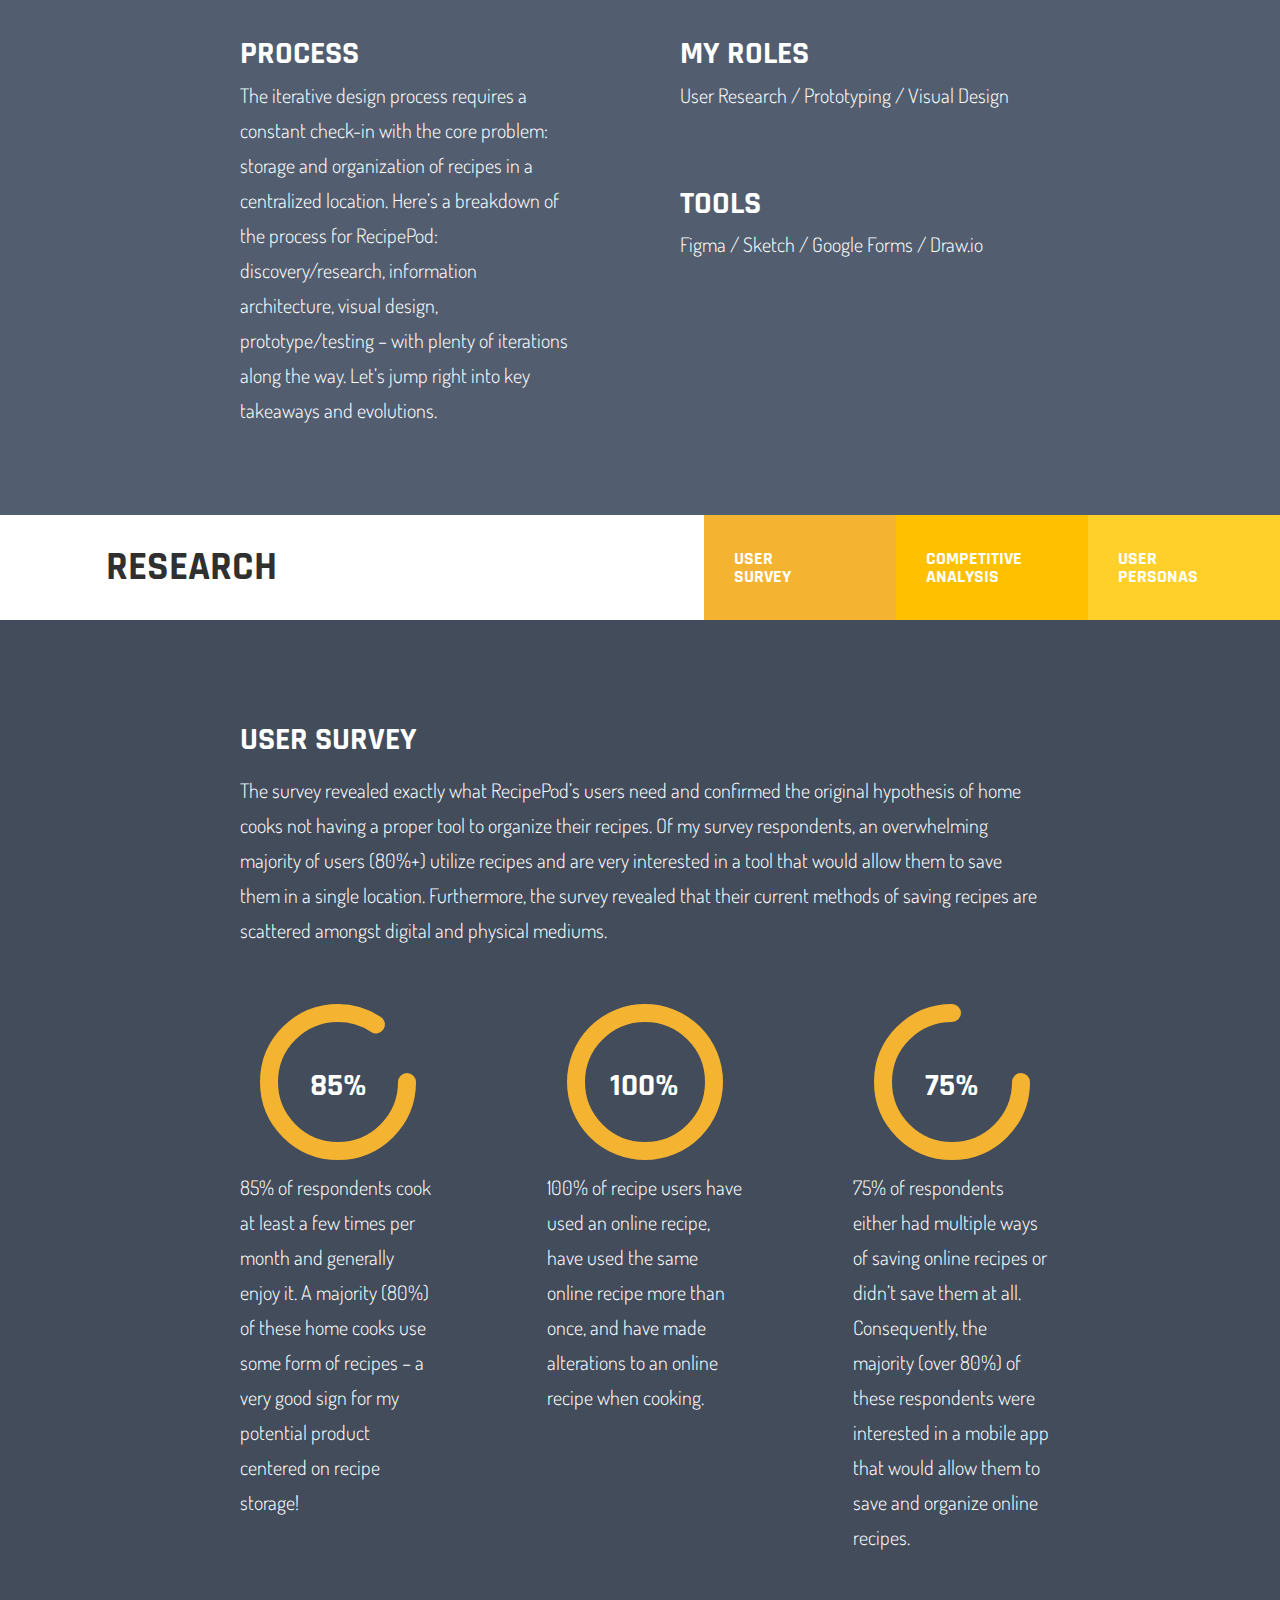
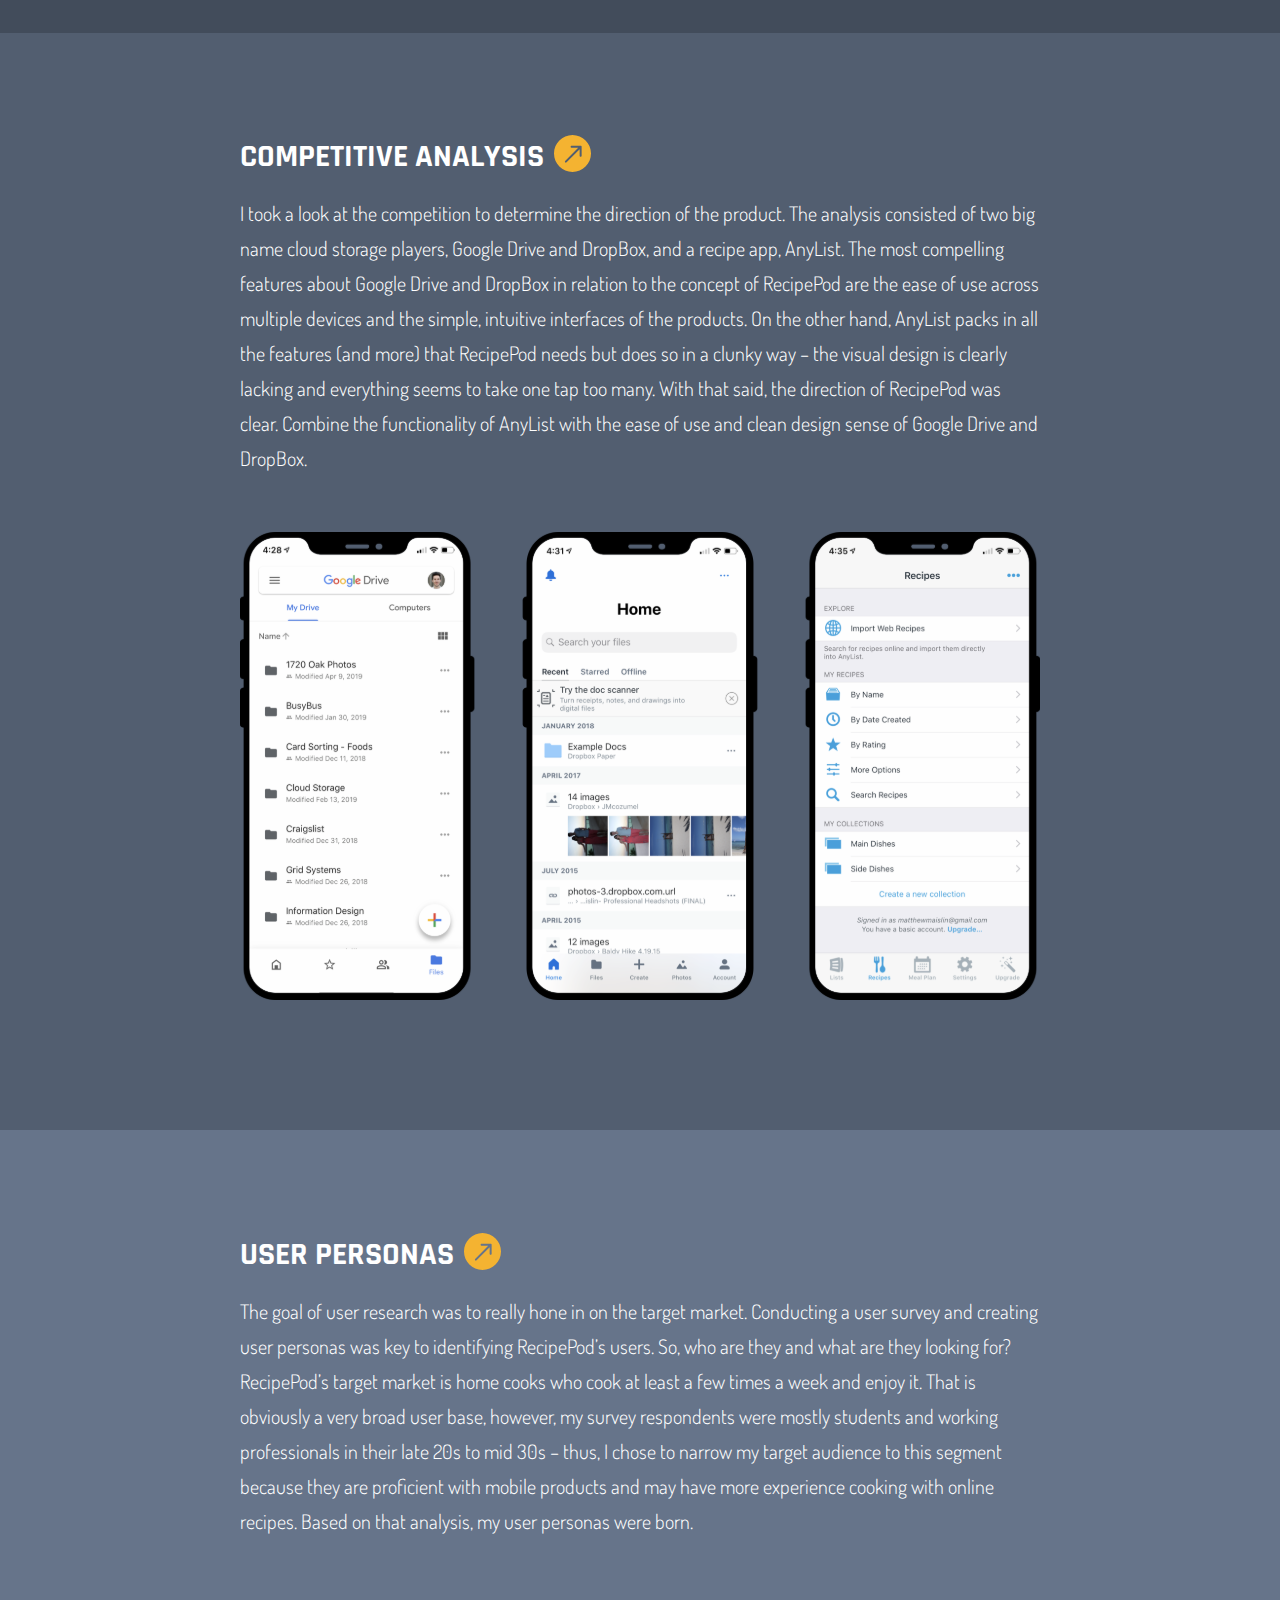
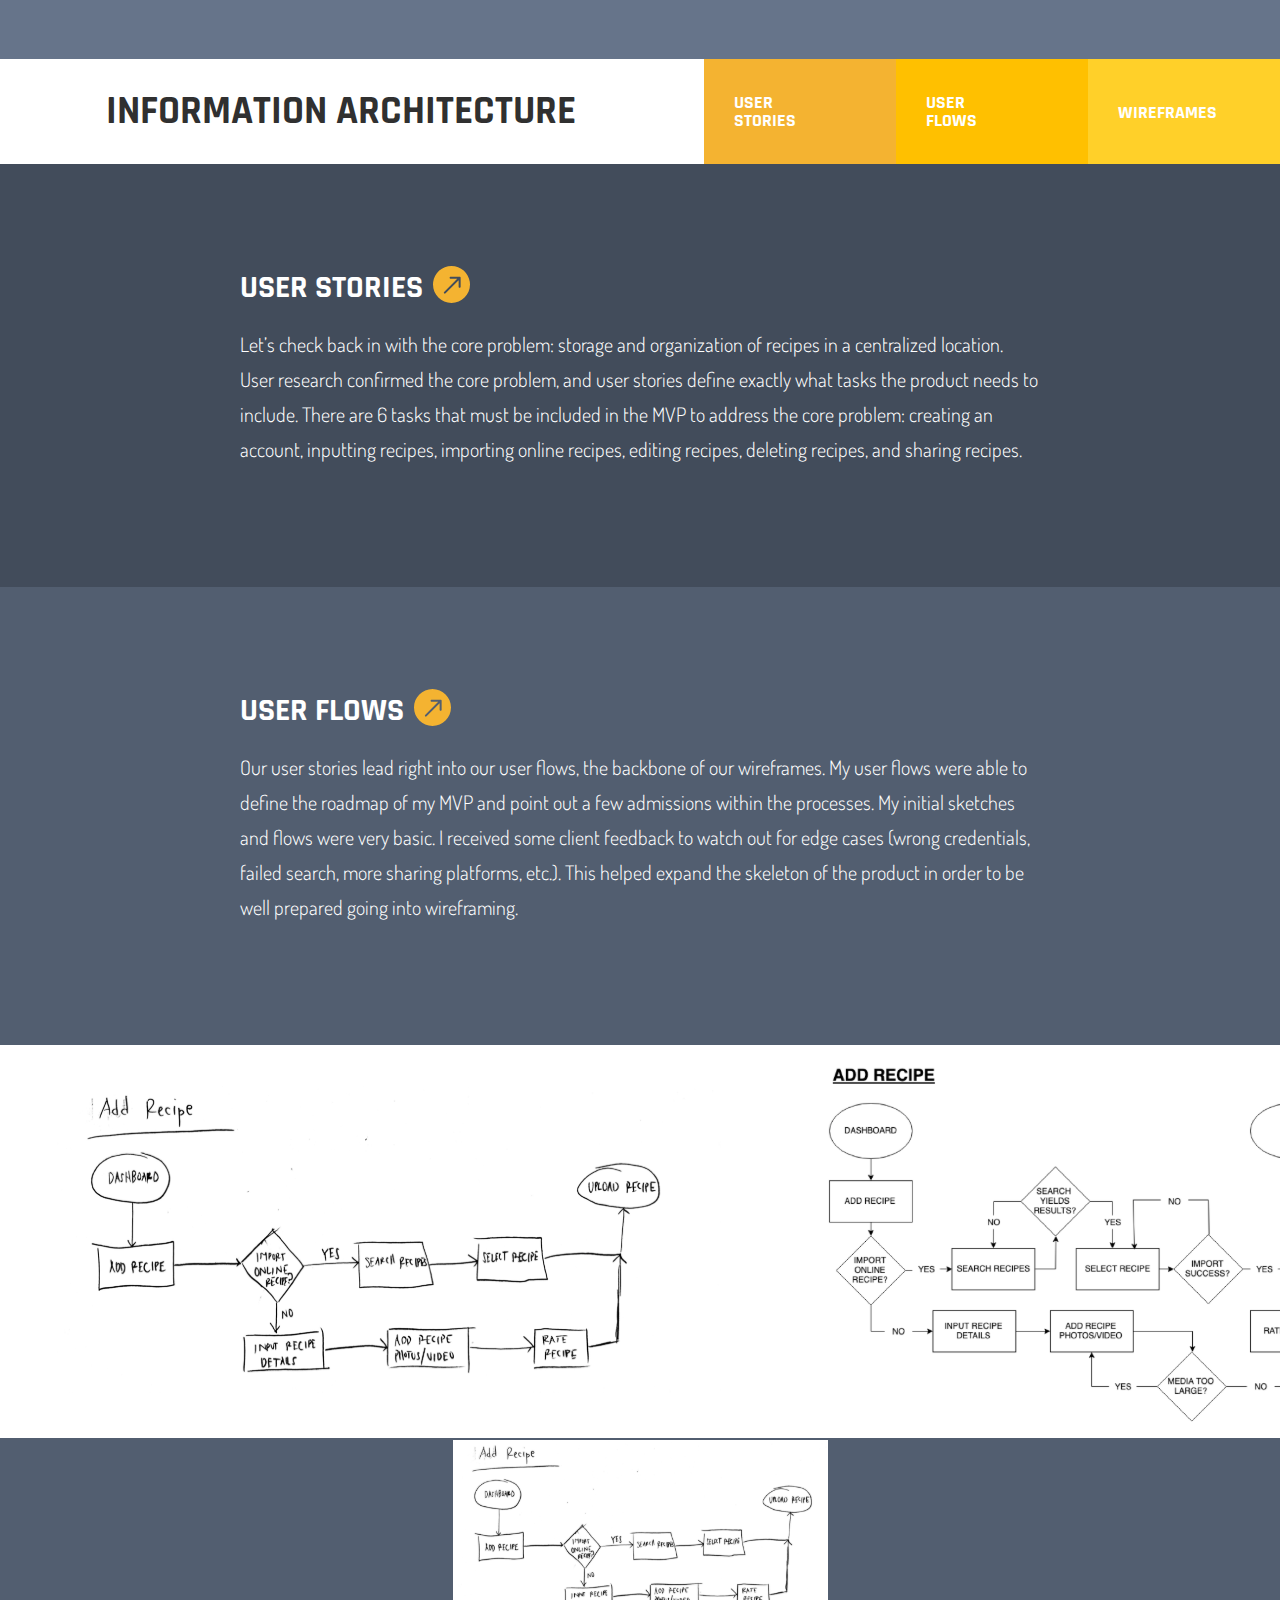
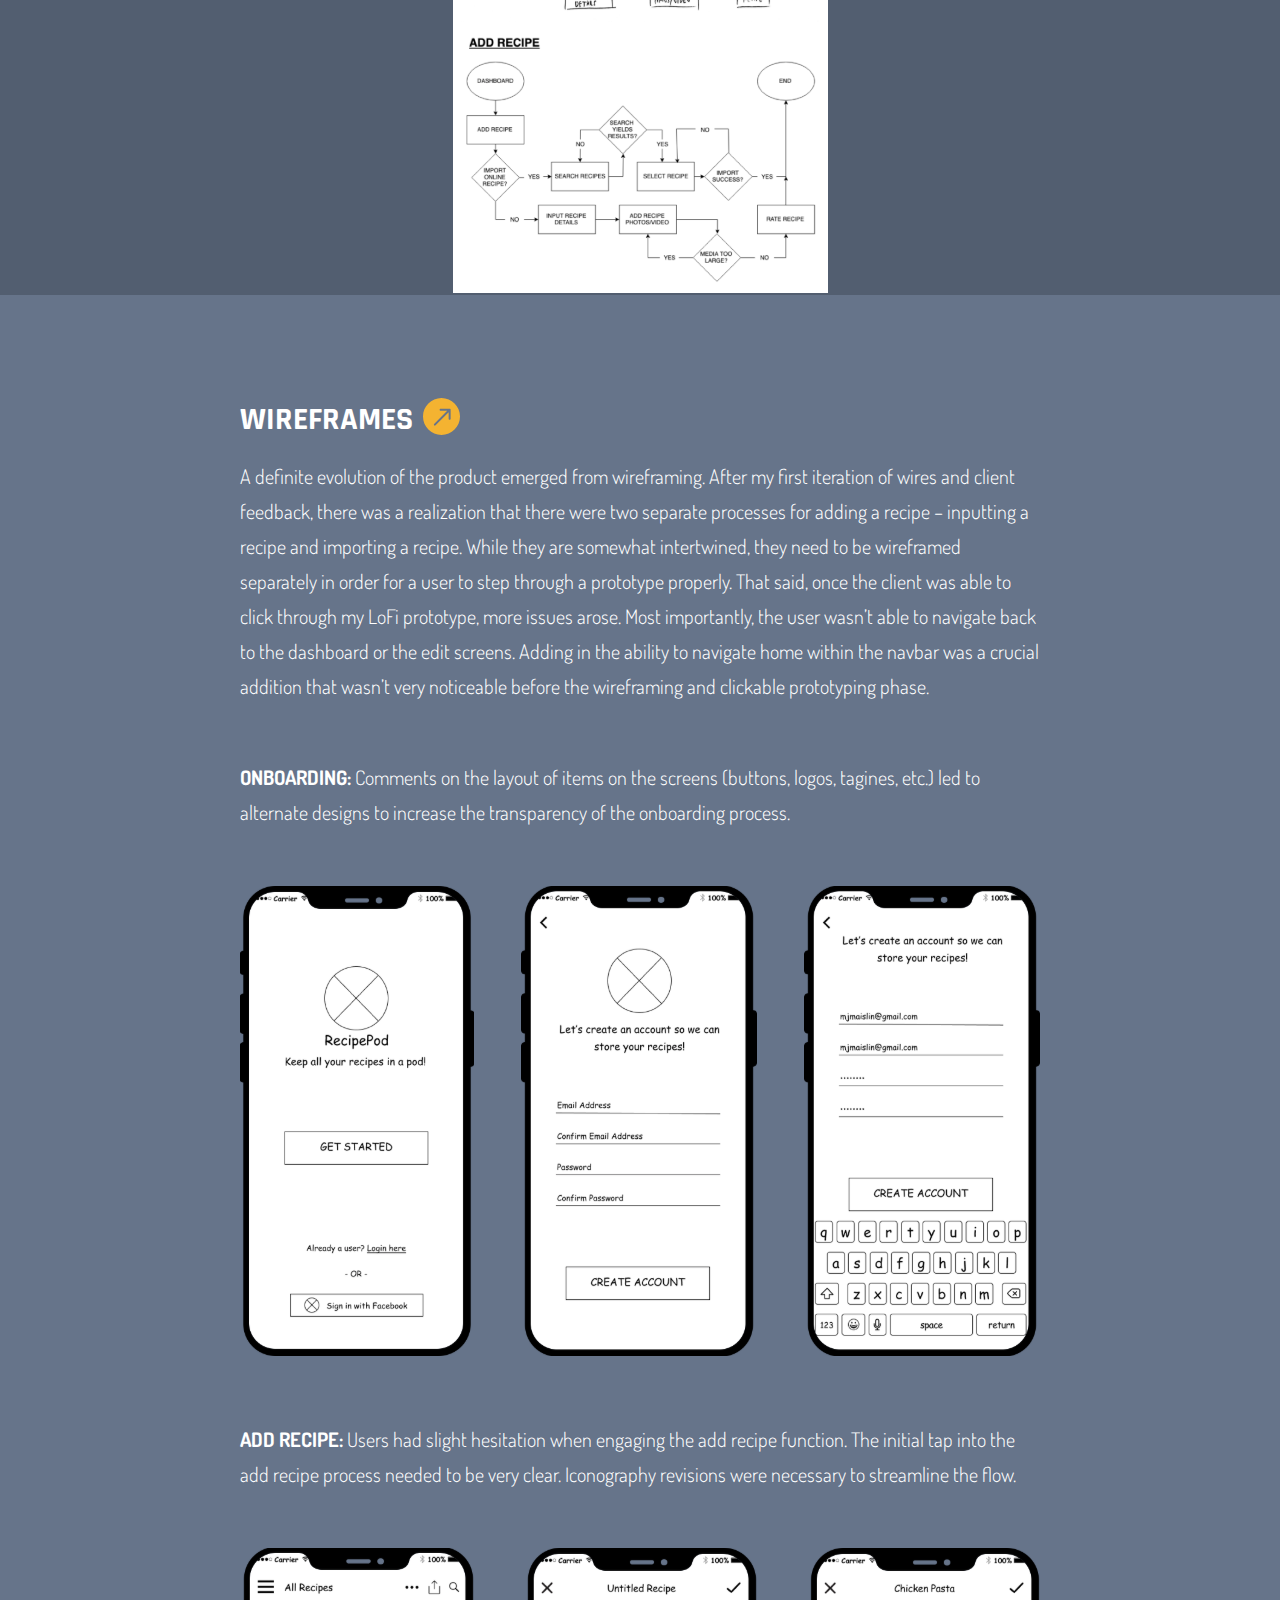
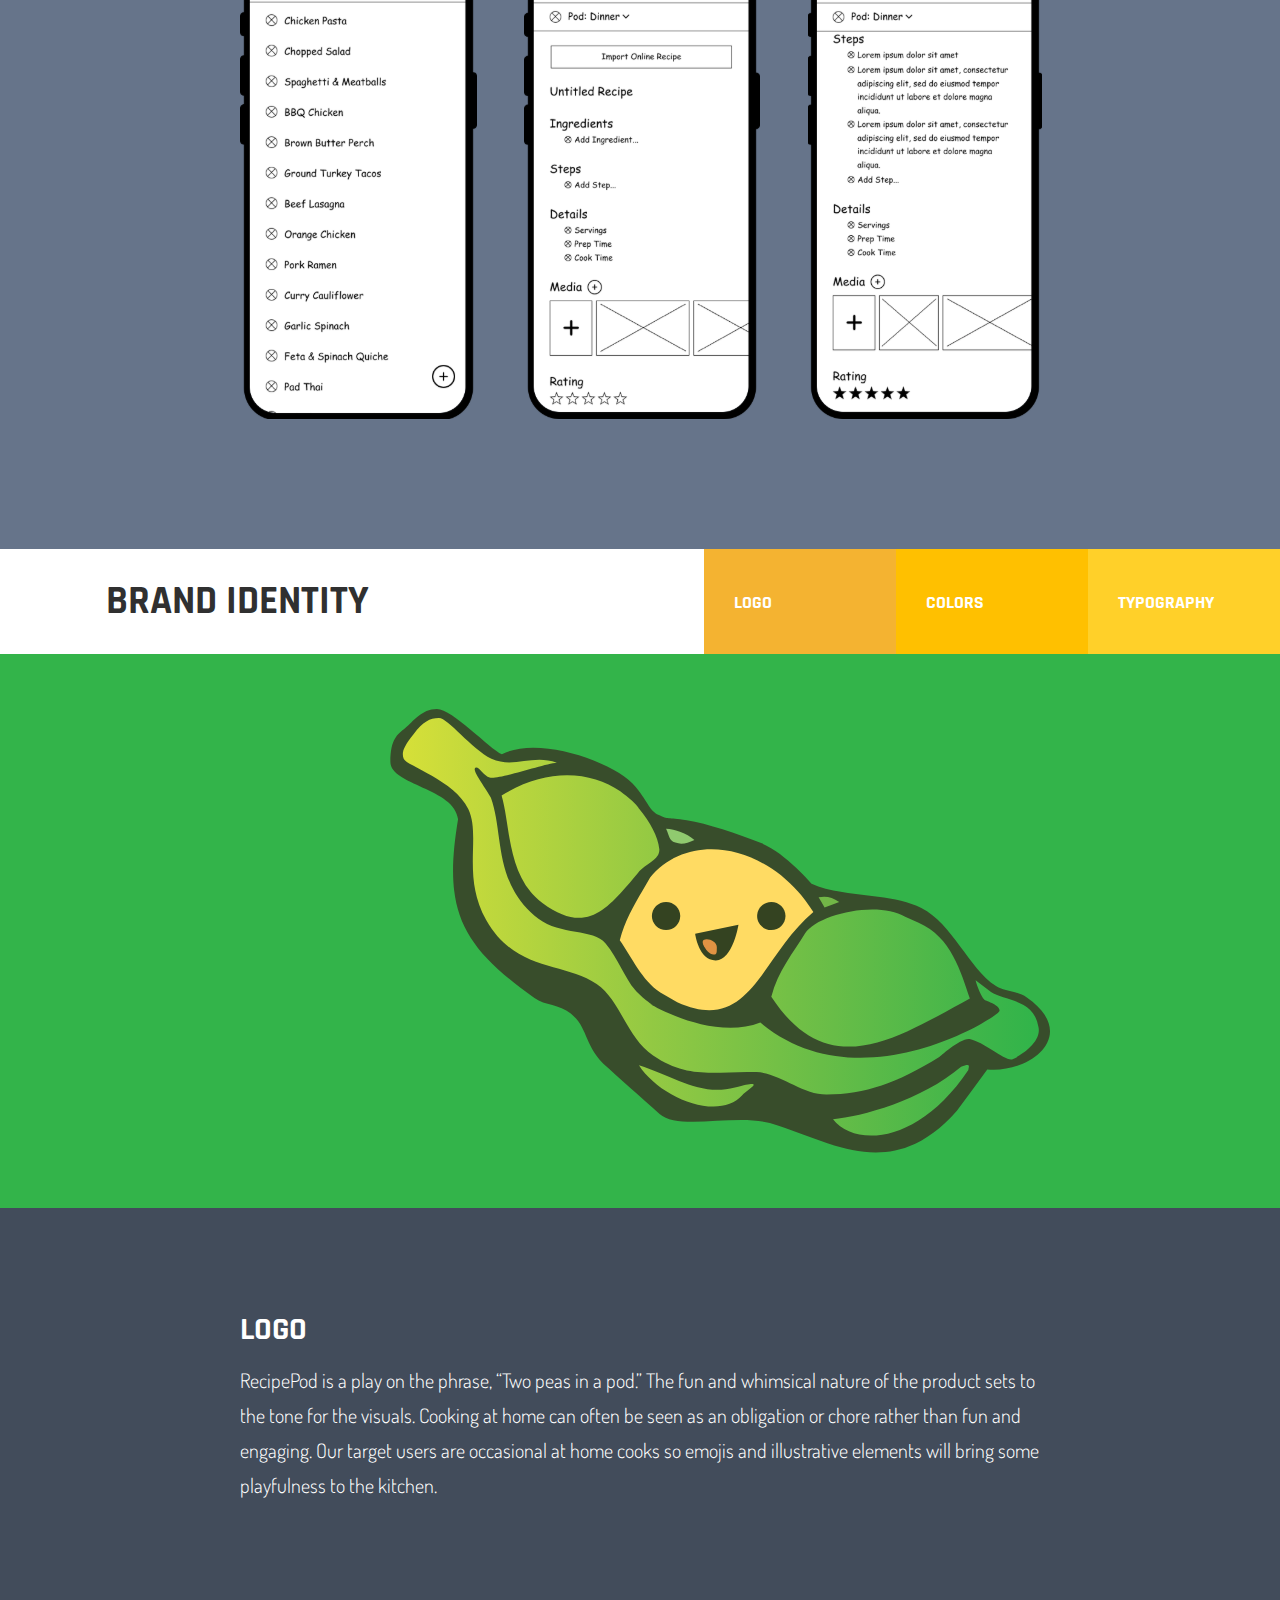
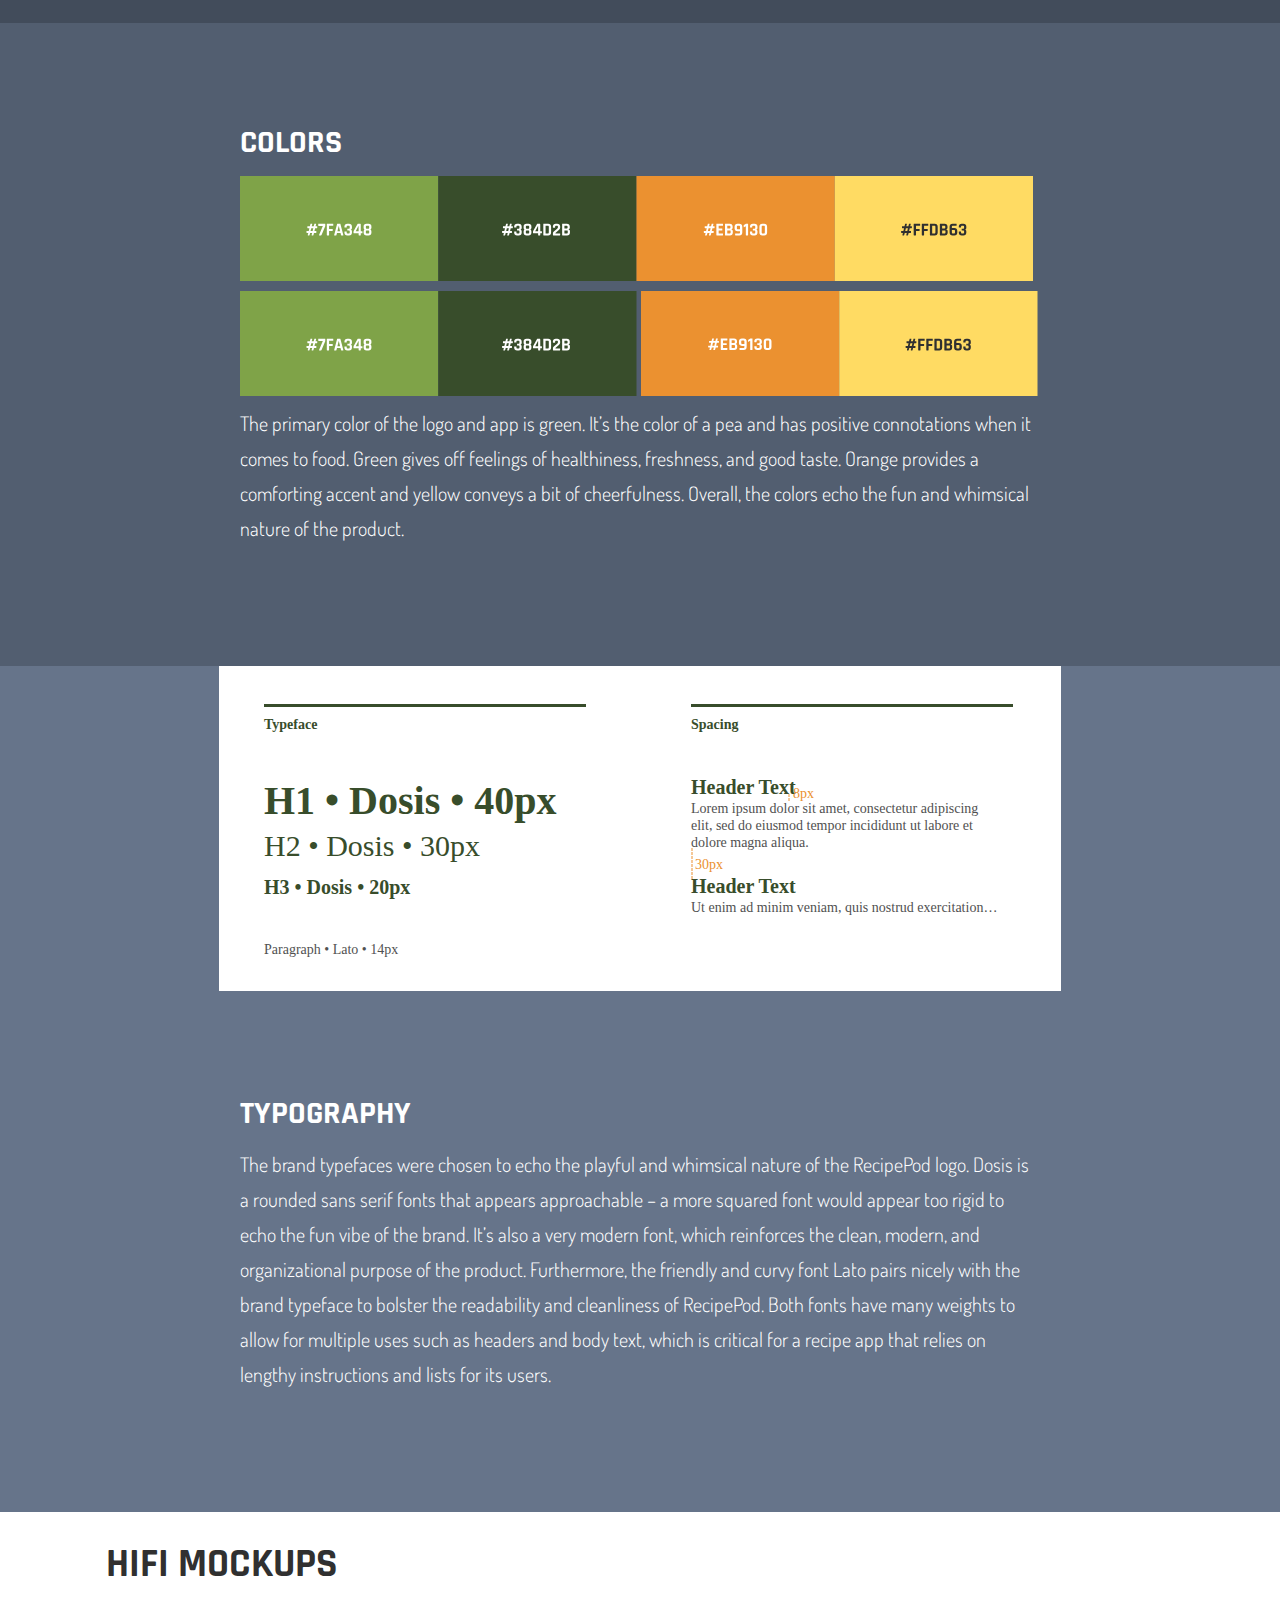
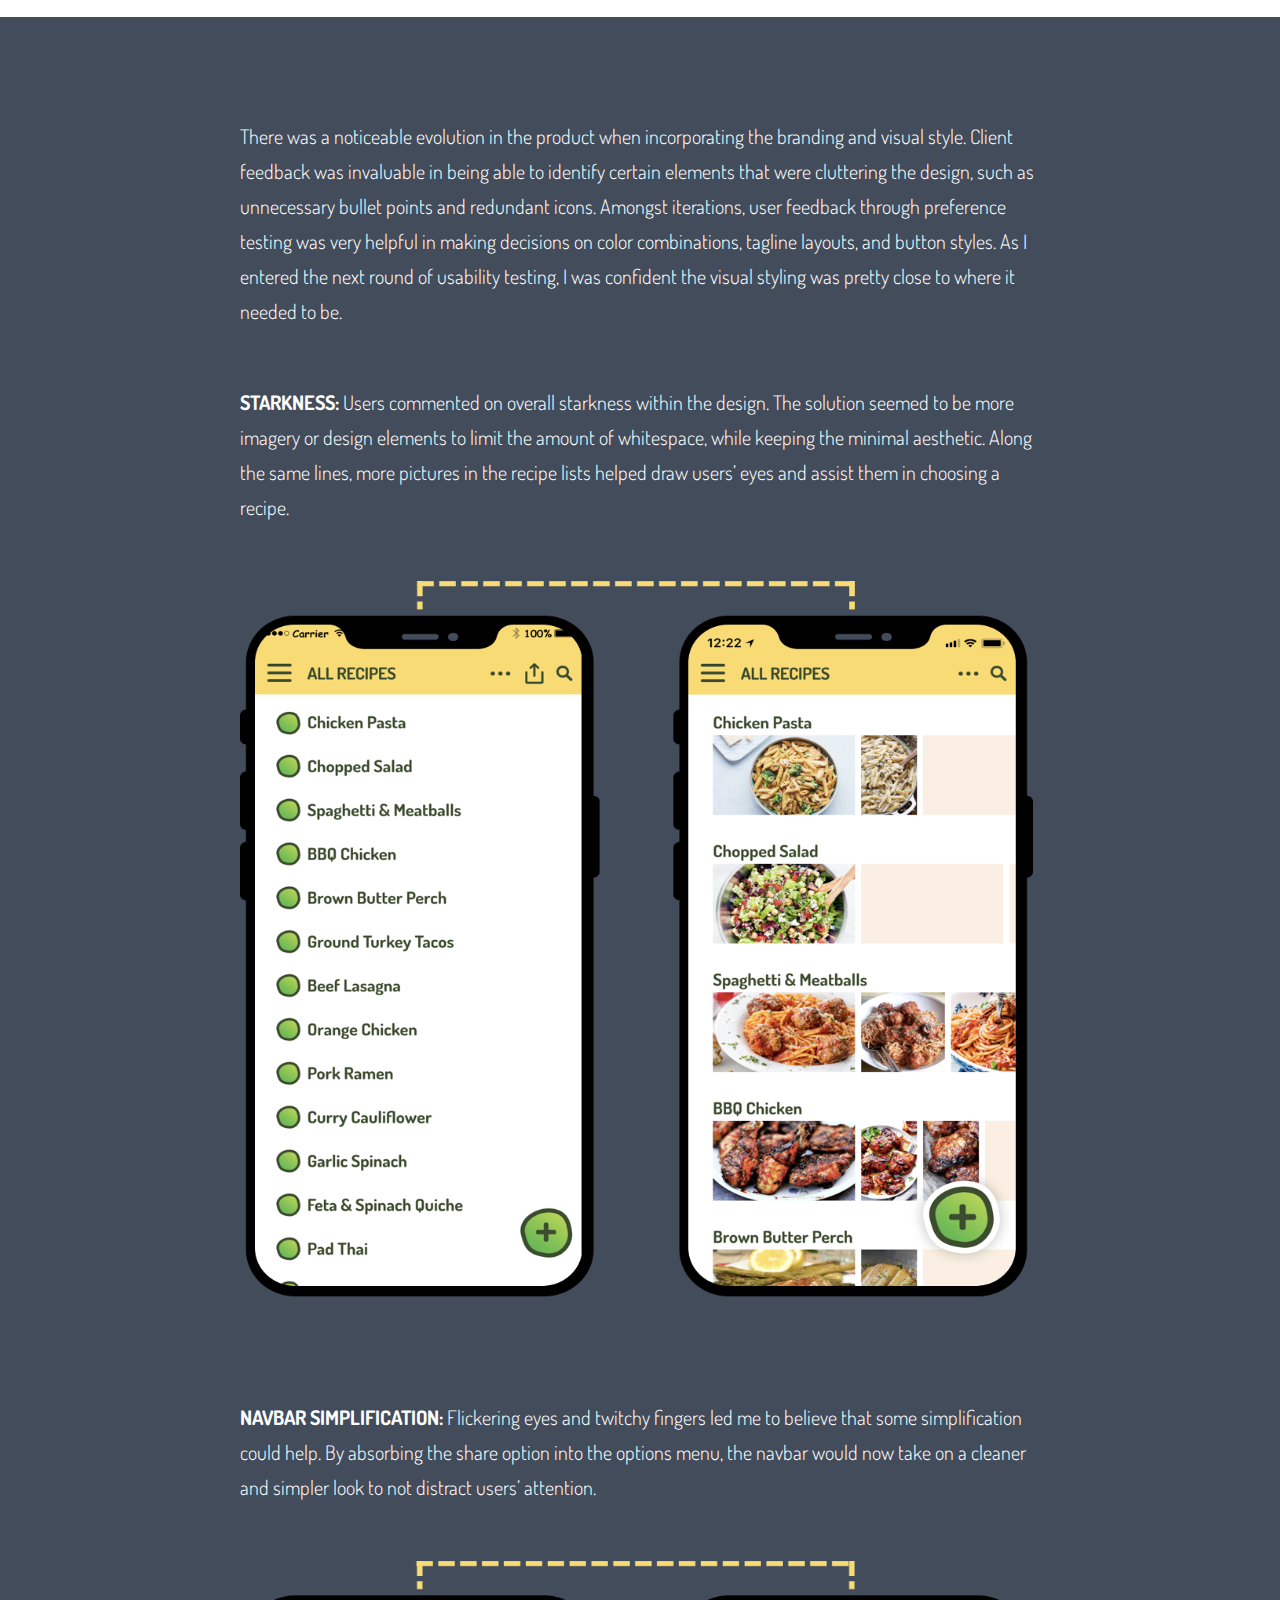
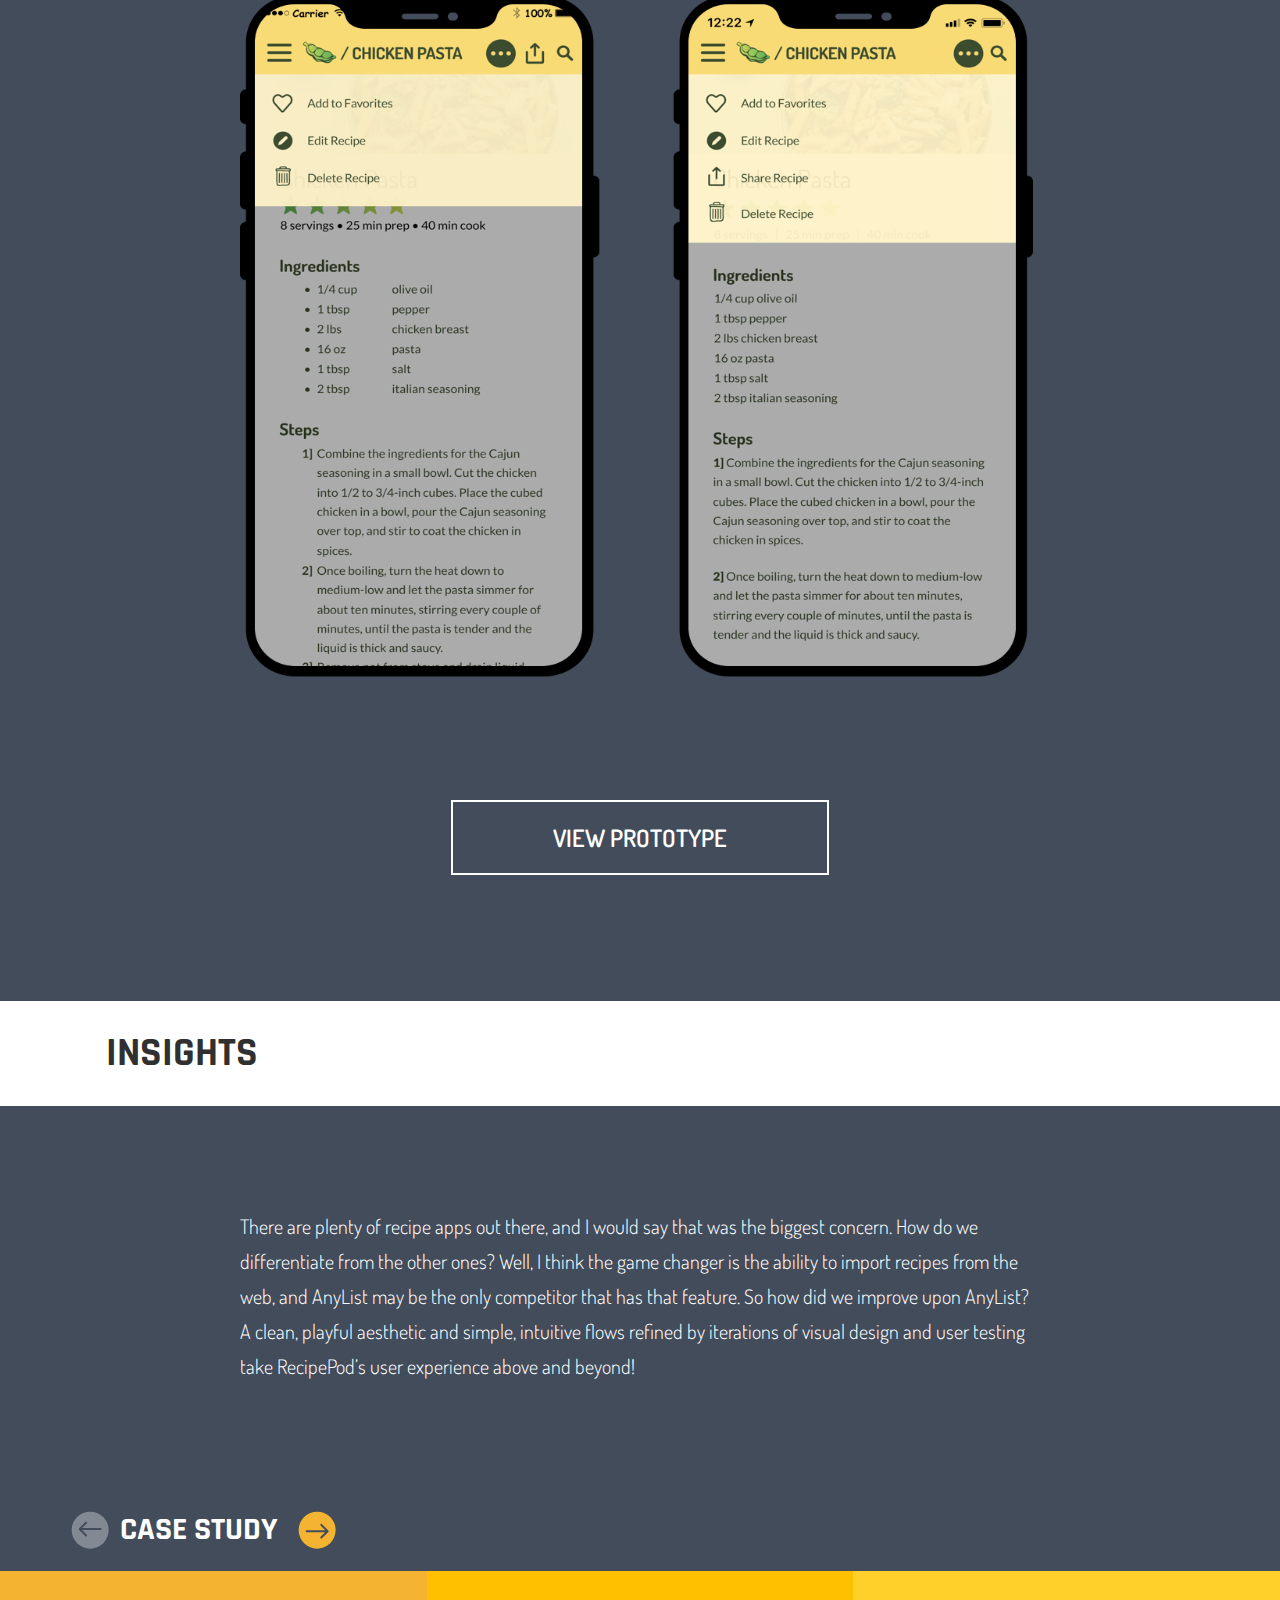
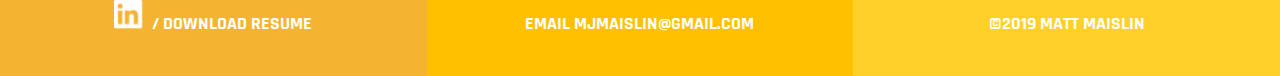
<file: project.html>
<!DOCTYPE html>
<html lang="en">
  <head>
    <meta charset="utf-8">
    <title>Big Nose Design</title>
    <meta name="viewport" content="width=device-width, initial-scale=1">
    <link rel="stylesheet" href="/css/reset.css">
    <link rel="stylesheet" href="/css/style.css">
    <link href="https://fonts.googleapis.com/css?family=Rajdhani:300,400,500,600,700&display=swap" rel="stylesheet">
    <link href="https://fonts.googleapis.com/css?family=Dosis:300,400,500,600,700&display=swap" rel="stylesheet">
    <script src="https://ajax.googleapis.com/ajax/libs/jquery/3.4.1/jquery.min.js"></script>
  </head>
  <body>
    <!-- NAVBAR -->
    <nav class="navbar">
      <div class="navbar-inner container">
        <ul class="one-half mobile-logo">
          <li id="nav-logo"><a href="https://bignose.design/"><img src="../img/BigNose_NoShadow.svg" alt="BND"></a></li>
          <li id="nav-logo-name">RecipePod</li>
          <li id="slogan">Case Study</li>
        </ul>
        <ul class="one-half nav-hover right">
          <li class="navyellow3"><a href="/contact.html"><span>Contact</span></a></li>
          <li class="navyellow2"><a href="/"><span>Work</span></a></li>
          <li class="navyellow1"><a href="/about.html"><span>About</span></a></li>
        </ul>
      </div>
    </nav>
    <!-- MAIN -->
    <main>
      <!-- HERO -->
      <section class="hero">
        <div class="hero-inner">
          <div class="hero-content">
            <h1>RecipePod</h1>
            <p class="productdesc">Centralized recipe storage for at-home cooks</p>
            <p>
              <a class="btn" href="https://www.figma.com/proto/moOPiKcFmucwcwotvOtFrM/RecipePod_HiFi?node-id=1057%3A240&viewport=473%2C423%2C0.2968772351741791&scaling=scale-down" target="_blank">View Prototype</a>
            </p>
            <h3>Client</h3>
            <h4>Kellogg MBA Startup Venture</h4>
          </div>
          <div class="hero-image">
            <p class="hero-screens"><img src="../img/Landing_Page.svg" alt="landing"><img src="../img/Recipe_Page.svg" alt="recipe"></p>
            <p>
              <a class="btn" href="https://www.figma.com/proto/moOPiKcFmucwcwotvOtFrM/RecipePod_HiFi?node-id=1057%3A240&viewport=473%2C423%2C0.2968772351741791&scaling=scale-down" target="_blank">View Prototype</a>
            </p>
          </div>
        </div>
      </section>
      <!-- OVERVIEW PROBLEM SOLUTION -->
      <section class="case-bg1">
        <div class="case-inner">
          <div class="casestudy">
            <h3>Overview</h3>
            <p>Cooking should be fun!  What’s no fun at all?  Shuffling through bookmarks, websites, emails, and papers trying to search for that one recipe that you want to make.  Enter RecipePod – a mobile application that allows users to store and organize all of their recipes in a single location.</p>
            <div class="twocolumn">
              <div>
                <h3>Problem</h3>
                <p>Online recipes are my jam, I rely on them heavily to guide me as I’m cooking.  Strangely, saving the recipes isn’t something I do.  I don’t want a huge list of bookmarks or print-outs.  After some talks with friends and family, it turns out that recipe storage is a common pain point among people who cook at home.  This is the problem RecipePod aims to solve.</p>
              </div>
              <div>
                <h3>Solution</h3>
                <p>Home cooks want a centralized location for their recipes.  RecipePod is the solution.  It provides a quick and easy way to upload recipes or import them from various online sources, as well as share them with others.</p>
              </div>
            </div>
          </div>
        </div>
      </section>
      <!-- PROCESS ROLES TOOLS -->
      <section class="case-bg2">
        <div class="case-inner">
          <div class="casestudy">
            <div class="twocolumn">
              <div>
                <h3>Process</h3>
                <p>The iterative design process requires a constant check-in with the core problem: storage and organization of recipes in a centralized location.  Here’s a breakdown of the process for RecipePod: discovery/research, information architecture, visual design, prototype/testing – with plenty of iterations along the way.  Let’s jump right into key takeaways and evolutions.</p>
              </div>
              <div>
                <h3>My Roles</h3>
                <p>User Research  /  Prototyping  /  Visual Design</p>
                <h3>Tools</h3>
                <p>Figma  /  Sketch  /  Google Forms  /  Draw.io</p>
              </div>
            </div>
          </div>
        </div>
      </section>
      <!-- DIVIDER -->
      <section class="divider navbar">
        <div class="divider-inner container navbar-inner">
          <div class="one-half mobile-logo">
            <h2>Research</h2>
          </div>
          <ul class="one-half nav-hover right off">
            <li class="navyellow3"><p>User<br>Personas</p></li>
            <li class="navyellow2"><p>Competitive<br>Analysis</p></li>
            <li class="navyellow1"><p>User<br>Survey</p></li>
          </ul>
        </div>
      </section>
      <!-- USER SURVEY -->
      <section class="case-bg1">
        <div class="case-inner">
          <div class="casestudy">
            <h3>User Survey</h3>
            <p>The survey revealed exactly what RecipePod’s users need and confirmed the original hypothesis of home cooks not having a proper tool to organize their recipes.  Of my survey respondents, an overwhelming majority of users (80%+) utilize recipes and are very interested in a tool that would allow them to save them in a single location.  Furthermore, the survey revealed that their current methods of saving recipes are scattered amongst digital and physical mediums.</p>
            <div class="threecolumn">
              <div>
                <div class="img-center">
                  <h3>85%</h3>
                  <img src="../img/85.svg" alt="85percent">
                </div>
                <p>85% of respondents cook at least a few times per month and generally enjoy it.  A majority (80%) of these home cooks use some form of recipes – a very good sign for my potential product centered on recipe storage!</p>
              </div>
              <div>
                <div class="img-center">
                  <h3>100%</h3>
                  <img src="../img/100.svg" alt="100percent">
                </div>
                <p>100% of recipe users have used an online recipe, have used the same online recipe more than once, and have made alterations to an online recipe when cooking.</p>
              </div>
              <div>
                <div class="img-center">
                  <h3>75%</h3>
                  <img src="../img/75.svg" alt="75percent">
                </div>
                <p>75% of respondents either had multiple ways of saving online recipes or didn’t save them at all.  Consequently, the majority (over 80%) of these respondents were interested in a mobile app that would allow them to save and organize online recipes.</p>
              </div>
            </div>
          </div>
        </div>
      </section>
      <!-- COMPETITIVE ANALYSIS -->
      <section class="case-bg2">
        <div class="case-inner">
          <div class="casestudy">
            <h3>Competitive Analysis<a class="linkout" href="https://docs.google.com/spreadsheets/d/1H73gCGOXiMqDzsZBgPietvoOU2fAT0qSwKdP3WNW6mI/edit?usp=sharing" target="_blank"><img src="../img/linkout.svg" alt="linkout"></a></h3>
            <p>I took a look at the competition to determine the direction of the product.  The analysis consisted of two big name cloud storage players, Google Drive and DropBox, and a recipe app, AnyList.  The most compelling features about Google Drive and DropBox in relation to the concept of RecipePod are the ease of use across multiple devices and the simple, intuitive interfaces of the products.  On the other hand, AnyList packs in all the features (and more) that RecipePod needs but does so in a clunky way – the visual design is clearly lacking and everything seems to take one tap too many.  With that said, the direction of RecipePod was clear.  Combine the functionality of AnyList with the ease of use and clean design sense of Google Drive and DropBox.</p>
            <p><img src="../img/competitive_analysis.svg" alt="competitiveanalysis"></p>
          </div>
        </div>
      </section>
      <!-- USER PERSONAS -->
      <section class="case-bg3">
        <div class="case-inner">
          <div class="casestudy">
            <h3>User Personas<a class="linkout" href="https://drive.google.com/drive/folders/1Zq2BJSfzH7PbnGsq-IJFZuHwFv7PymT4?usp=sharing" target="_blank"><img src="../img/linkout.svg" alt="linkout"></a></h3>
            <p>The goal of user research was to really hone in on the target market.  Conducting a user survey and creating user personas was key to identifying RecipePod’s users.  So, who are they and what are they looking for?  RecipePod’s target market is home cooks who cook at least a few times a week and enjoy it.  That is obviously a very broad user base, however, my survey respondents were mostly students and working professionals in their late 20s to mid 30s – thus, I chose to narrow my target audience to this segment because they are proficient with mobile products and may have more experience cooking with online recipes.  Based on that analysis, my user personas were born.</p>
          </div>
        </div>
      </section>
      <!-- DIVIDER -->
      <section class="divider navbar">
        <div class="divider-inner container navbar-inner">
          <div class="one-half mobile-logo">
            <h2 id="one-halfclose">Information Architecture</h2>
          </div>
          <ul class="one-half nav-hover right off">
            <li class="navyellow3"><div>Wireframes</div></li>
            <li class="navyellow2"><p>User<br>Flows</p></li>
            <li class="navyellow1"><p>User<br>Stories</p></li>
          </ul>
        </div>
      </section>
      <!-- USER STORIES -->
      <section class="case-bg1">
        <div class="case-inner">
          <div class="casestudy">
            <h3>User Stories<a class="linkout" href="https://docs.google.com/spreadsheets/d/1maQGCpMWKCSrR7e01UNk3UdCXcXZDfaN86BJMgrNV6k/edit?usp=sharing" target="_blank"><img src="../img/linkout.svg" alt="linkout"></a></h3>
            <p>Let’s check back in with the core problem: storage and organization of recipes in a centralized location.  User research confirmed the core problem, and user stories define exactly what tasks the product needs to include.  There are 6 tasks that must be included in the MVP to address the core problem: creating an account, inputting recipes, importing online recipes, editing recipes, deleting recipes, and sharing recipes.</p>
          </div>
        </div>
      </section>
      <!-- USER FLOWS -->
      <section class="case-bg2">
        <div class="case-inner">
          <div class="casestudy">
            <h3>User Flows<a class="linkout" href="https://docs.google.com/spreadsheets/d/1maQGCpMWKCSrR7e01UNk3UdCXcXZDfaN86BJMgrNV6k/edit?usp=sharing" target="_blank"><img src="../img/linkout.svg" alt="linkout"></a></h3>
            <p>Our user stories lead right into our user flows, the backbone of our wireframes.  My user flows were able to define the roadmap of my MVP and point out a few admissions within the processes.  My initial sketches and flows were very basic.  I received some client feedback to watch out for edge cases (wrong credentials, failed search, more sharing platforms, etc.).  This helped expand the skeleton of the product in order to be well prepared going into wireframing.</p>
          </div>
          <p><img src="../img/userflows.svg" alt="userflows"></p>
          <p><img src="../img/userflowsstack.svg" alt="userflowsstack"></p>
        </div>
      </section>
      <!-- WIREFRAMES -->
      <section class="case-bg3">
        <div class="case-inner">
          <div class="casestudy">
            <h3>Wireframes<a class="linkout" href="https://drive.google.com/drive/folders/1AreO21A_odaPPLQce9oVckDPyPRa1tVo?usp=sharing" target="_blank"><img src="../img/linkout.svg" alt="linkout"></a></h3>
            <p>A definite evolution of the product emerged from wireframing.  After my first iteration of wires and client feedback, there was a realization that there were two separate processes for adding a recipe – inputting a recipe and importing a recipe.  While they are somewhat intertwined, they need to be wireframed separately in order for a user to step through a prototype properly.  That said, once the client was able to click through my LoFi prototype, more issues arose.  Most importantly, the user wasn’t able to navigate back to the dashboard or the edit screens.  Adding in the ability to navigate home within the navbar was a crucial addition that wasn’t very noticeable before the wireframing and clickable prototyping phase.</p>
            <p><b>ONBOARDING:</b> Comments on the layout of items on the screens (buttons, logos, tagines, etc.) led to alternate designs to increase the transparency of the onboarding process.</p>
            <p><img src="../img/onboarding.svg" alt="onboard"></p>
            <p><b>ADD RECIPE:</b> Users had slight hesitation when engaging the add recipe function.  The initial tap into the add recipe process needed to be very clear.  Iconography revisions were necessary to streamline the flow.</p>
            <p><img src="../img/addrecipe.svg" alt="addrecipe"></p>
          </div>
        </div>
      </section>
      <!-- DIVIDER -->
      <section class="divider navbar">
        <div class="divider-inner container navbar-inner">
          <div class="one-half mobile-logo">
            <h2>Brand Identity</h2>
          </div>
          <ul class="one-half nav-hover right off">
            <li class="navyellow3"><div>Typography</div></li>
            <li class="navyellow2"><div>Colors</div></li>
            <li class="navyellow1"><div>Logo</div></li>
          </ul>
        </div>
      </section>
      <!-- LOGO -->
      <section class="case-bg1">
        <div class="case-inner">
          <p><img src="../img/logo.svg" alt="recipepodlogo"></p>
          <div class="casestudy">
            <h3>Logo</h3>
            <p>RecipePod is a play on the phrase, “Two peas in a pod.”  The fun and whimsical nature of the product sets to the tone for the visuals.  Cooking at home can often be seen as an obligation or chore rather than fun and engaging.  Our target users are occasional at home cooks so emojis and illustrative elements will bring some playfulness to the kitchen.</p>
          </div>
        </div>
      </section>
      <!-- COLORS -->
      <section class="case-bg2">
        <div class="case-inner">
          <div class="casestudy">
            <h3>Colors</h3>
            <img src="../img/colors.svg" alt="colorbar">
            <img src="../img/colors1.svg" alt="colorbarstack">
            <img src="../img/colors2.svg" alt="colorbarstack">
            <p>The primary color of the logo and app is green.  It’s the color of a pea and has positive connotations when it comes to food.  Green gives off feelings of healthiness, freshness, and good taste.  Orange provides a comforting accent and yellow conveys a bit of cheerfulness.  Overall, the colors echo the fun and whimsical nature of the product.</p>
          </div>
        </div>
      </section>
      <!-- TYPOGRAPHY -->
      <section class="case-bg3">
        <div class="case-inner">
          <img src="../img/typography.svg" alt="typography">
          <div class="casestudy">
            <h3>Typography</h3>
            <p>The brand typefaces were chosen to echo the playful and whimsical nature of the RecipePod logo.  Dosis is a rounded sans serif fonts that appears approachable – a more squared font would appear too rigid to echo the fun vibe of the brand.  It’s also a very modern font, which reinforces the clean, modern, and organizational purpose of the product.  Furthermore, the friendly and curvy font Lato pairs nicely with the brand typeface to bolster the readability and cleanliness of RecipePod.  Both fonts have many weights to allow for multiple uses such as headers and body text, which is critical for a recipe app that relies on lengthy instructions and lists for its users.</p>
          </div>
        </div>
      </section>
      <!-- DIVIDER -->
      <section class="divider navbar">
        <div class="divider-inner container navbar-inner">
          <div class="one-half mobile-logo">
            <h2>HiFi Mockups</h2>
          </div>
        </div>
      </section>
      <!-- HIFI MOCKUPS -->
      <section class="case-bg1">
        <div class="case-inner">
          <div class="casestudy">
            <p>There was a noticeable evolution in the product when incorporating the branding and visual style.  Client feedback was invaluable in being able to identify certain elements that were cluttering the design, such as unnecessary bullet points and redundant icons.  Amongst iterations, user feedback through preference testing was very helpful in making decisions on color combinations, tagline layouts, and button styles.  As I entered the next round of usability testing, I was confident the visual styling was pretty close to where it needed to be.</p>
            <p><b>STARKNESS:</b> Users commented on overall starkness within the design.  The solution seemed to be more imagery or design elements to limit the amount of whitespace, while keeping the minimal aesthetic.  Along the same lines, more pictures in the recipe lists helped draw users’ eyes and assist them in choosing a recipe.</p>
            <p><img src="../img/starkness.svg" alt="starkness"></p>
            <p><b>NAVBAR SIMPLIFICATION:</b> Flickering eyes and twitchy fingers led me to believe that some simplification could help.  By absorbing the share option into the options menu, the navbar would now take on a cleaner and simpler look to not distract users’ attention.</p>
            <p><img src="../img/navbar.svg" alt="navbar"></p>
            <div id="protobtn">
              <a class="btn" href="https://www.figma.com/proto/moOPiKcFmucwcwotvOtFrM/RecipePod_HiFi?node-id=1057%3A240&viewport=473%2C423%2C0.2968772351741791&scaling=scale-down" target="_blank">View Prototype</a>
            </div>
          </div>
        </div>
      </section>
      <!-- DIVIDER -->
      <section class="divider navbar">
        <div class="divider-inner container navbar-inner">
          <div class="one-half mobile-logo">
            <h2>Insights</h2>
          </div>
        </div>
      </section>
      <!-- INSIGHTS -->
      <section class="case-bg1">
        <div class="case-inner">
          <div class="casestudy">
            <p>There are plenty of recipe apps out there, and I would say that was the biggest concern.  How do we differentiate from the other ones?  Well, I think the game changer is the ability to import recipes from the web, and AnyList may be the only competitor that has that feature.  So how did we improve upon AnyList?  A clean, playful aesthetic and simple, intuitive flows refined by iterations of visual design and user testing take RecipePod’s user experience above and beyond!</p>
          </div>
        </div>
      </section>
    </main>
    <!-- FOOTER -->
    <footer>
      <section class="shortcuts">
        <div class="nextprev">
          <img class="nextprevalign" src="../img/previous.svg" alt="previous">
          <h3 class="nextprevalign">Case Study</h3>
          <a class="linkout" href="/remotely.html"><img class="nextprevalign" src="../img/next.svg" alt="next"></a>
        </div>
        <div class="top">
          <button onclick="topFunction()" id="myBtn">Top<img class="nextprevalign" src="../img/top.svg" alt="top"></button>
          <script src="scripts/scroll.js"></script>
        </div>
      </section>
      <ul class="one-third nav-hover" id="footer">
        <li class="navyellow1"><a href="https://www.linkedin.com/in/matthew-maislin/" target="_blank"><img src="../img/linkedin.svg" alt="linkedin"></a><a href="https://drive.google.com/file/d/1-75iXdoC7aVe5PwqlI9suL3ODI1BWrDc/view?usp=sharing" target="_blank"> / Download Resume</a></li>
        <li class="navyellow2"><a href="mailto:mjmaislin@gmail.com">Email mjmaislin@gmail.com</a></li>
        <li class="navyellow3"><a>©2019 Matt Maislin</a></li>
      </ul>
    </footer>
  </body>
</html>
</file>
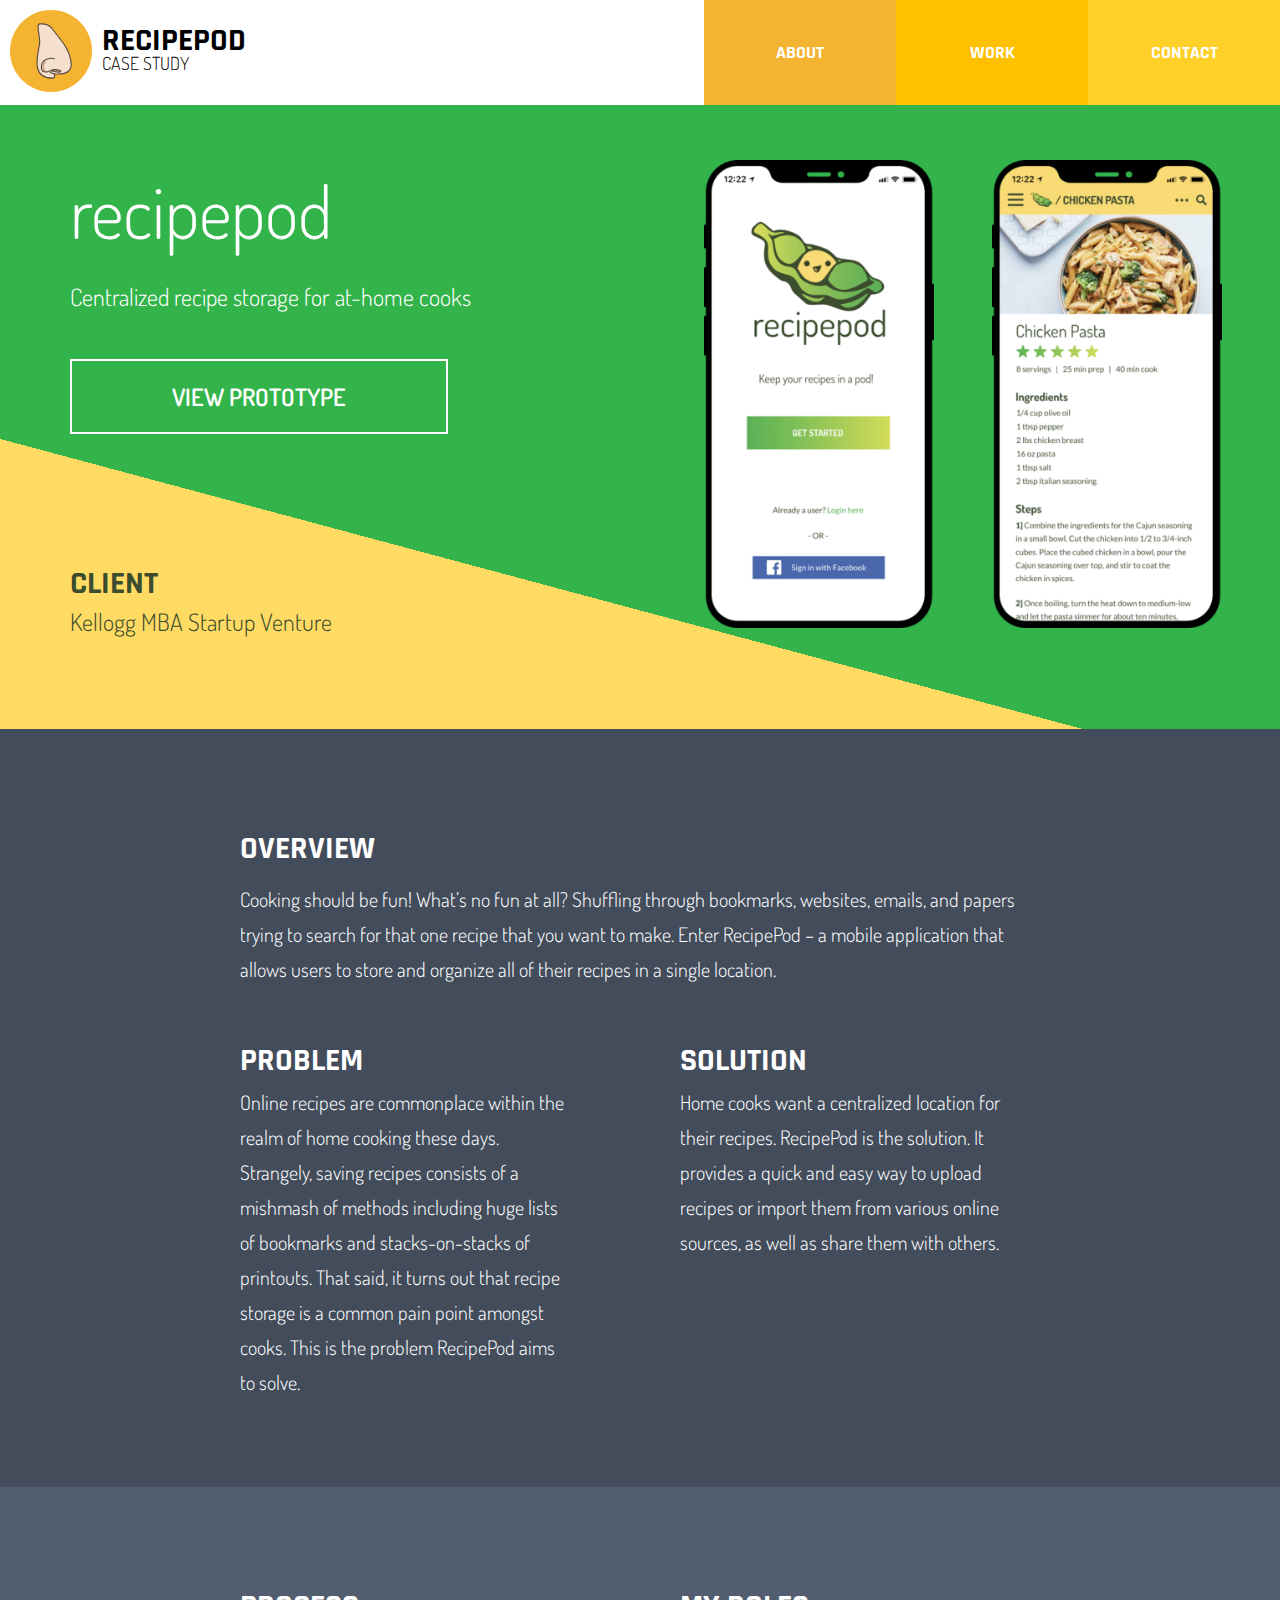
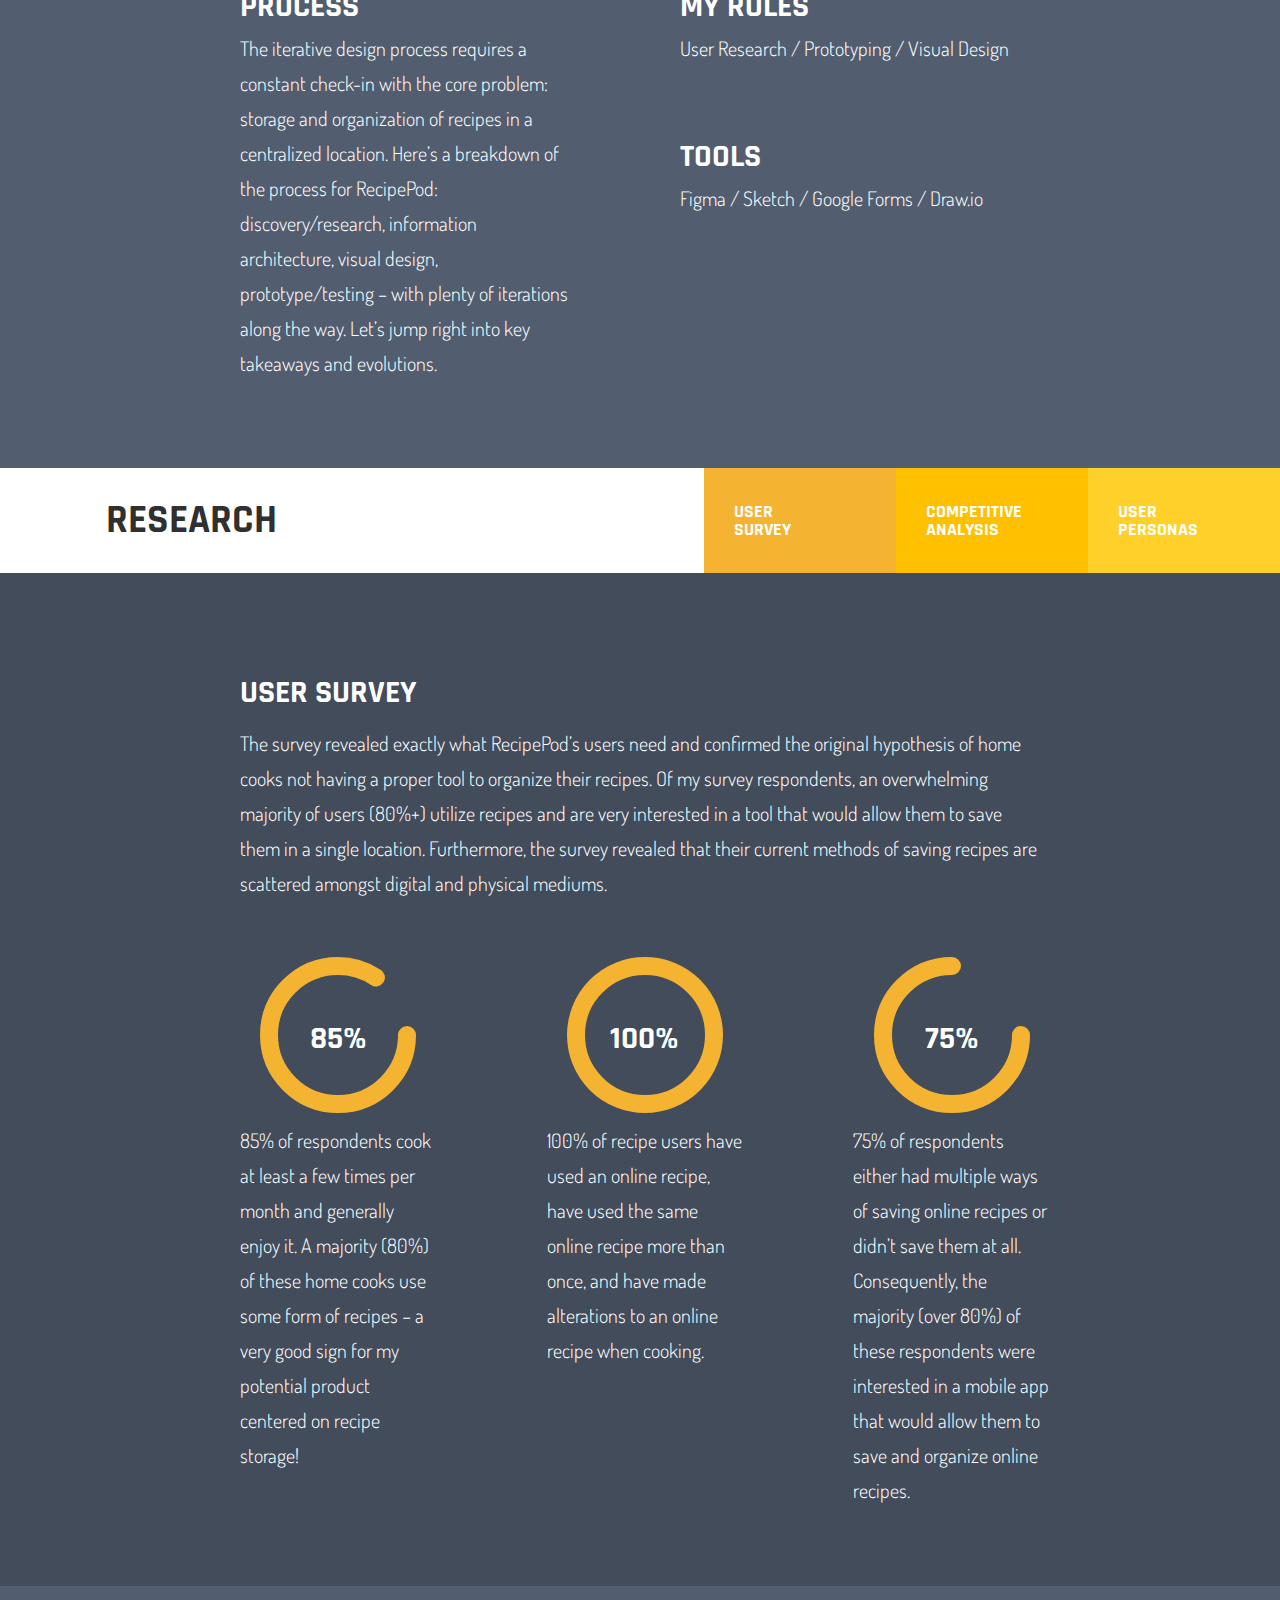
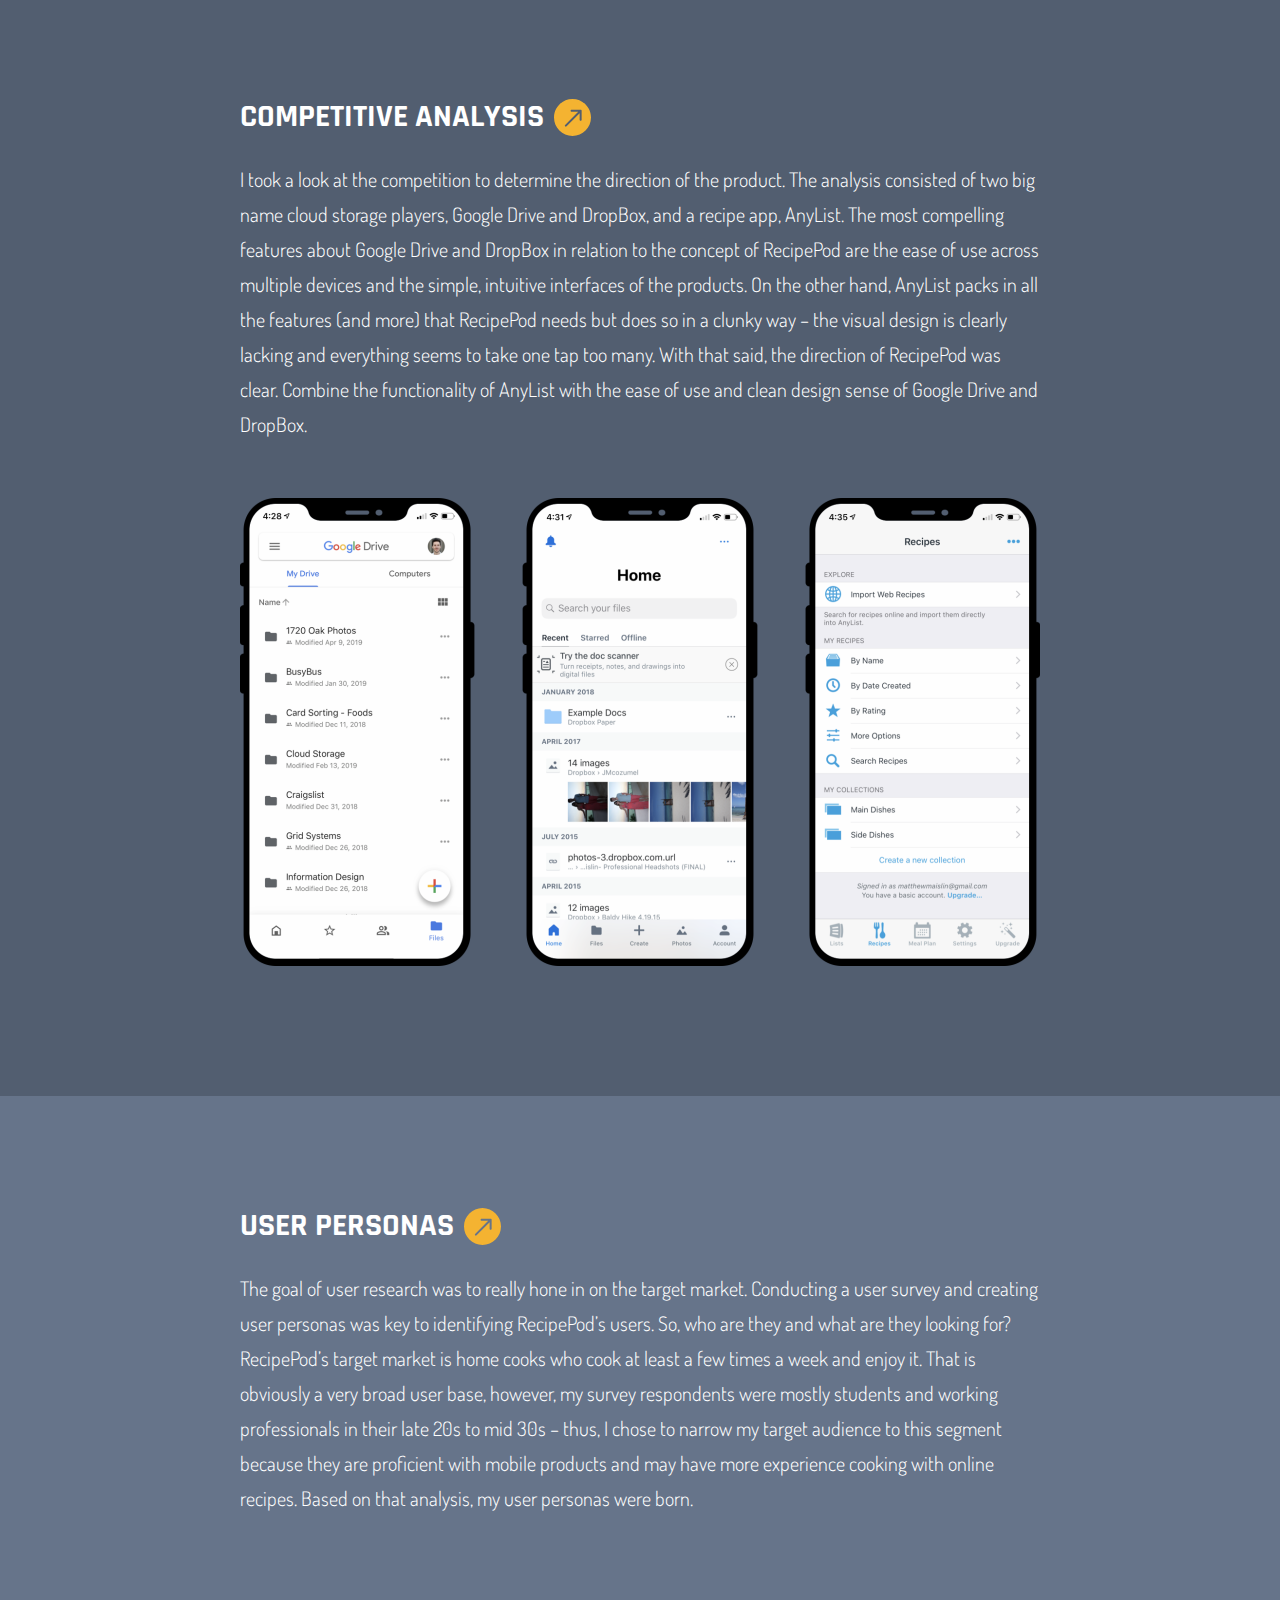
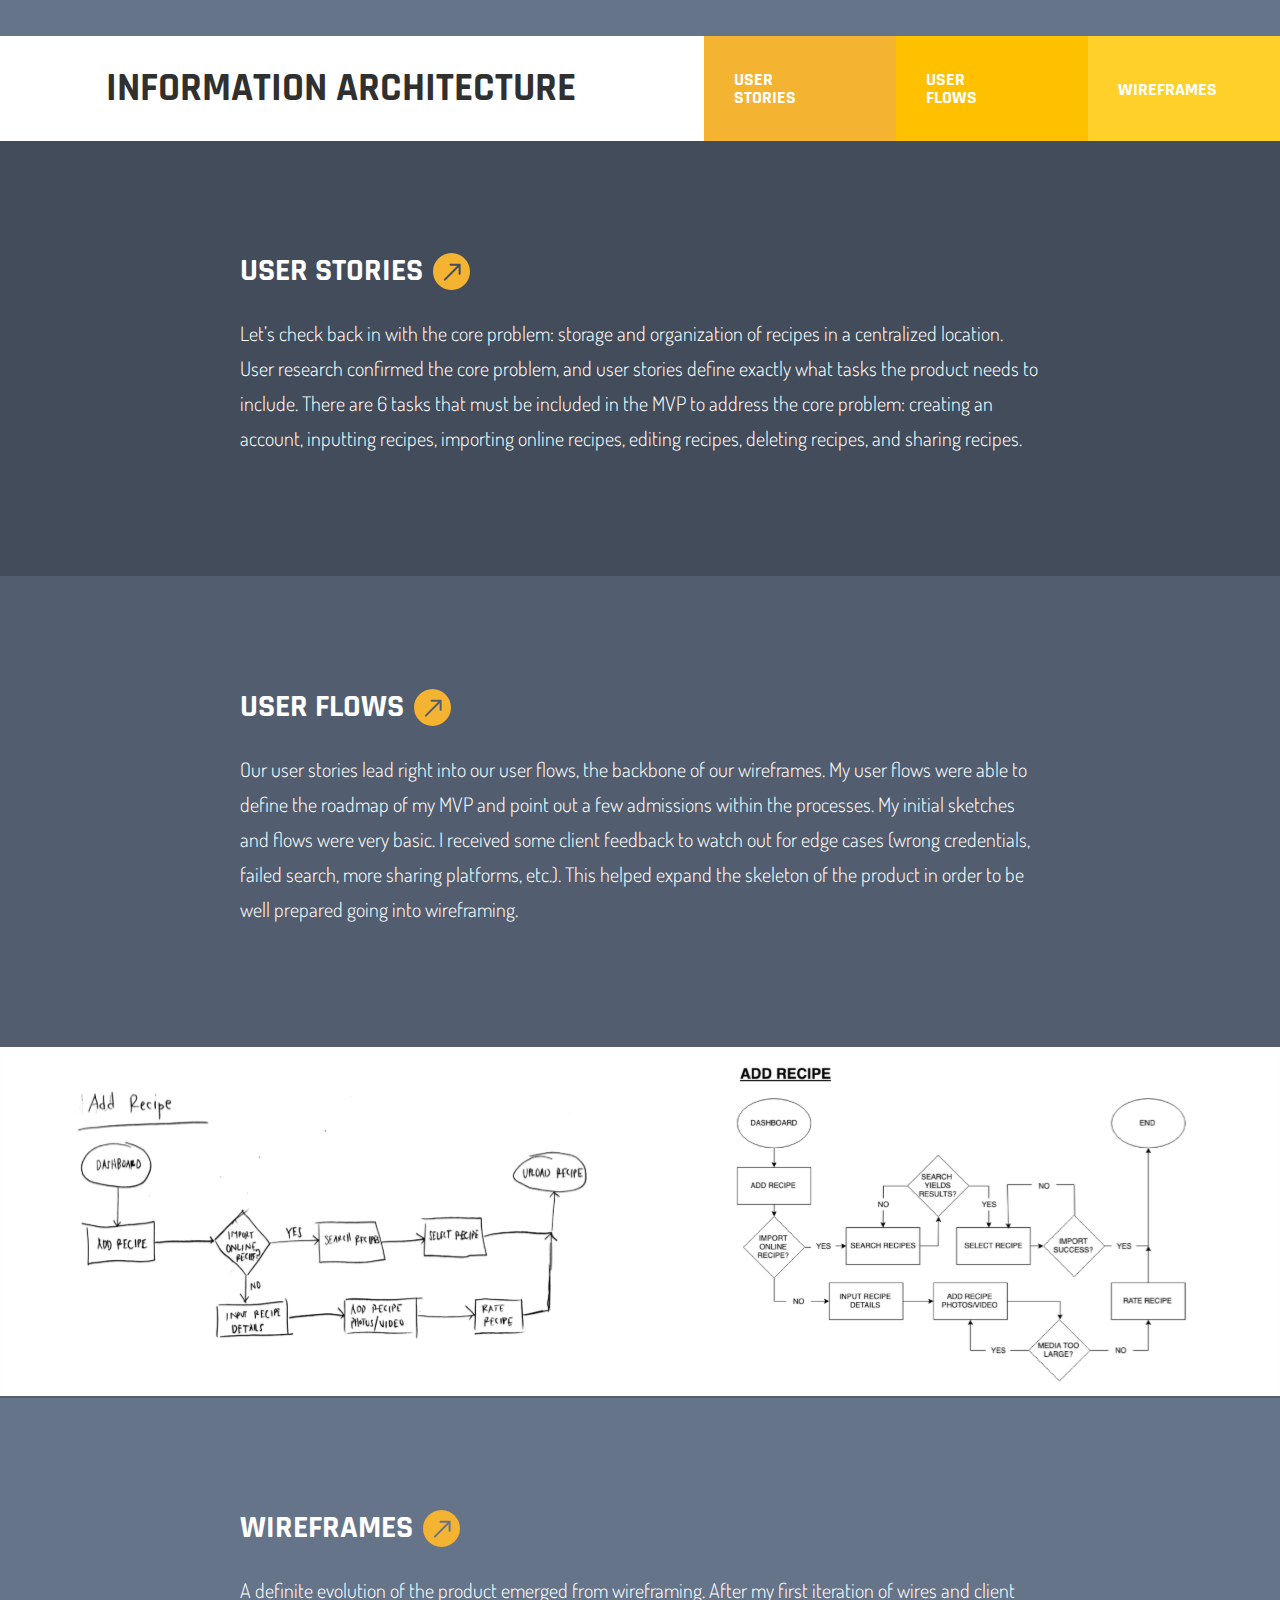
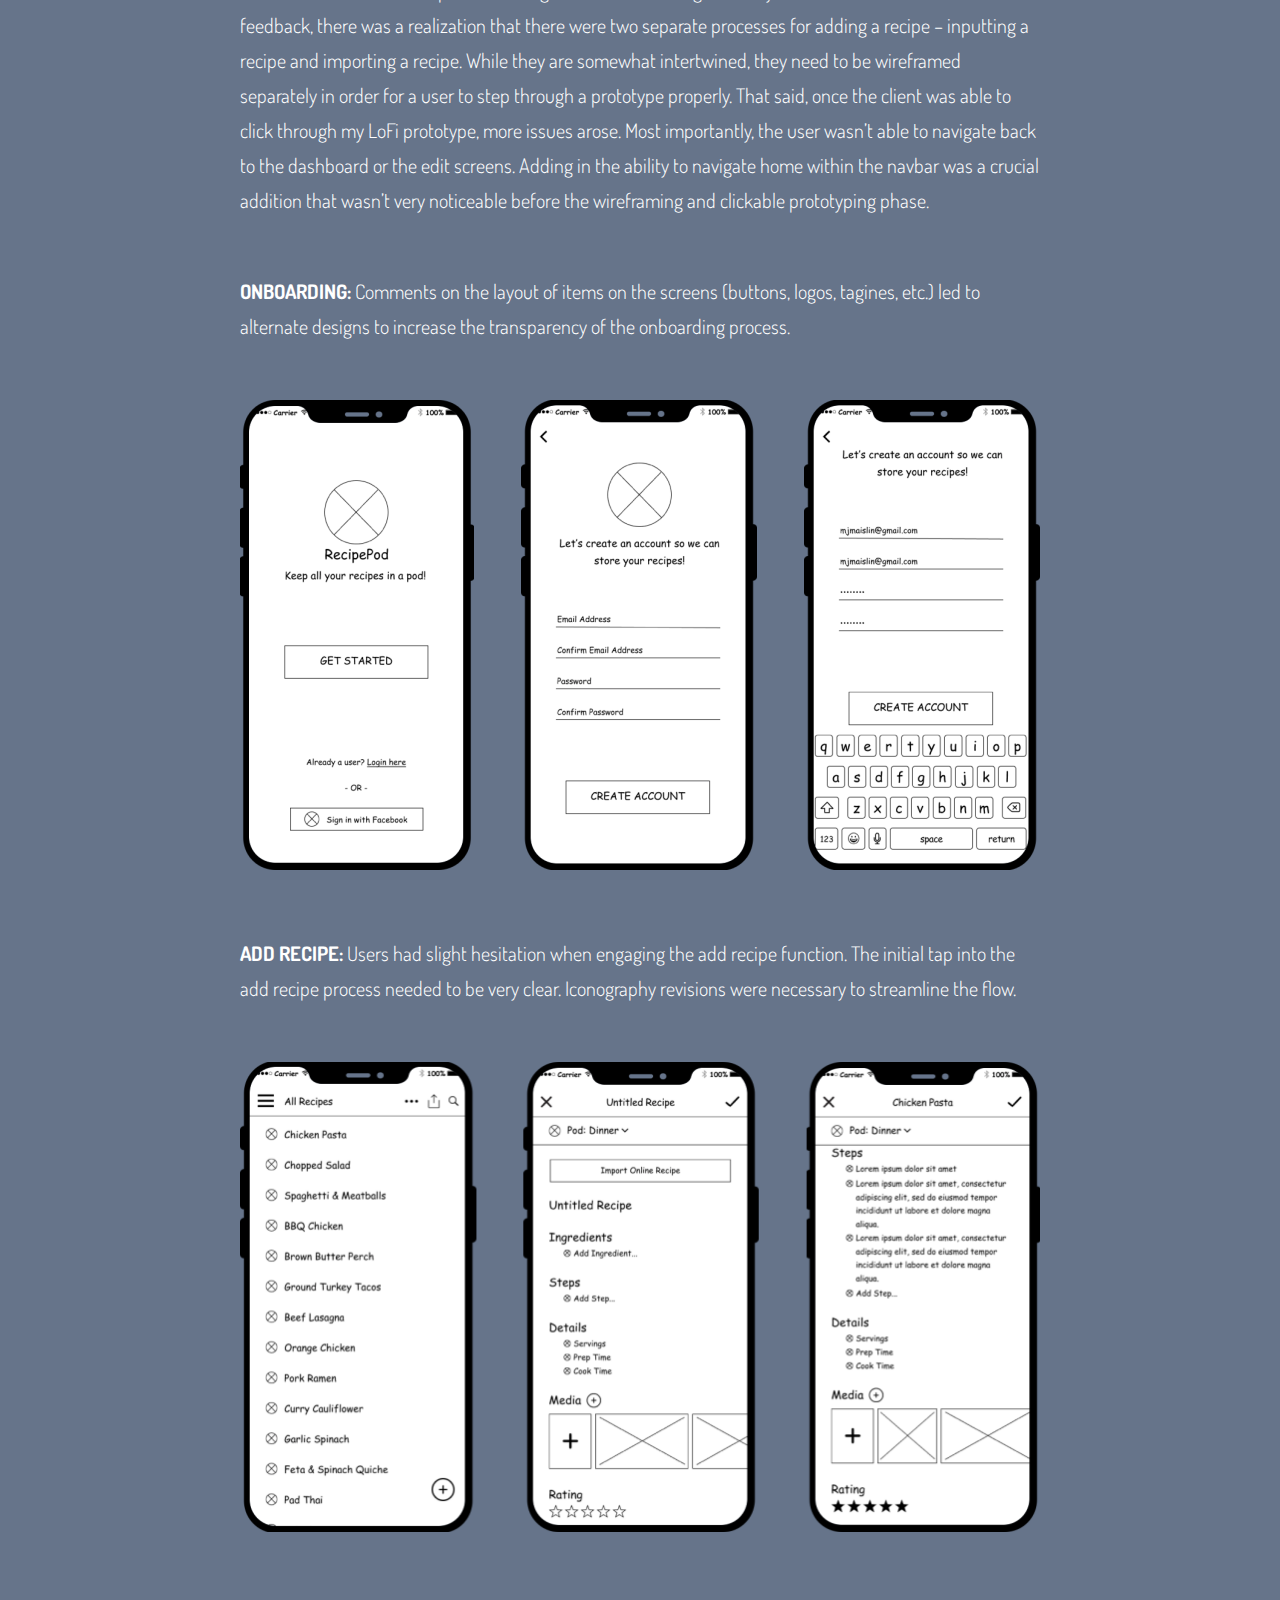
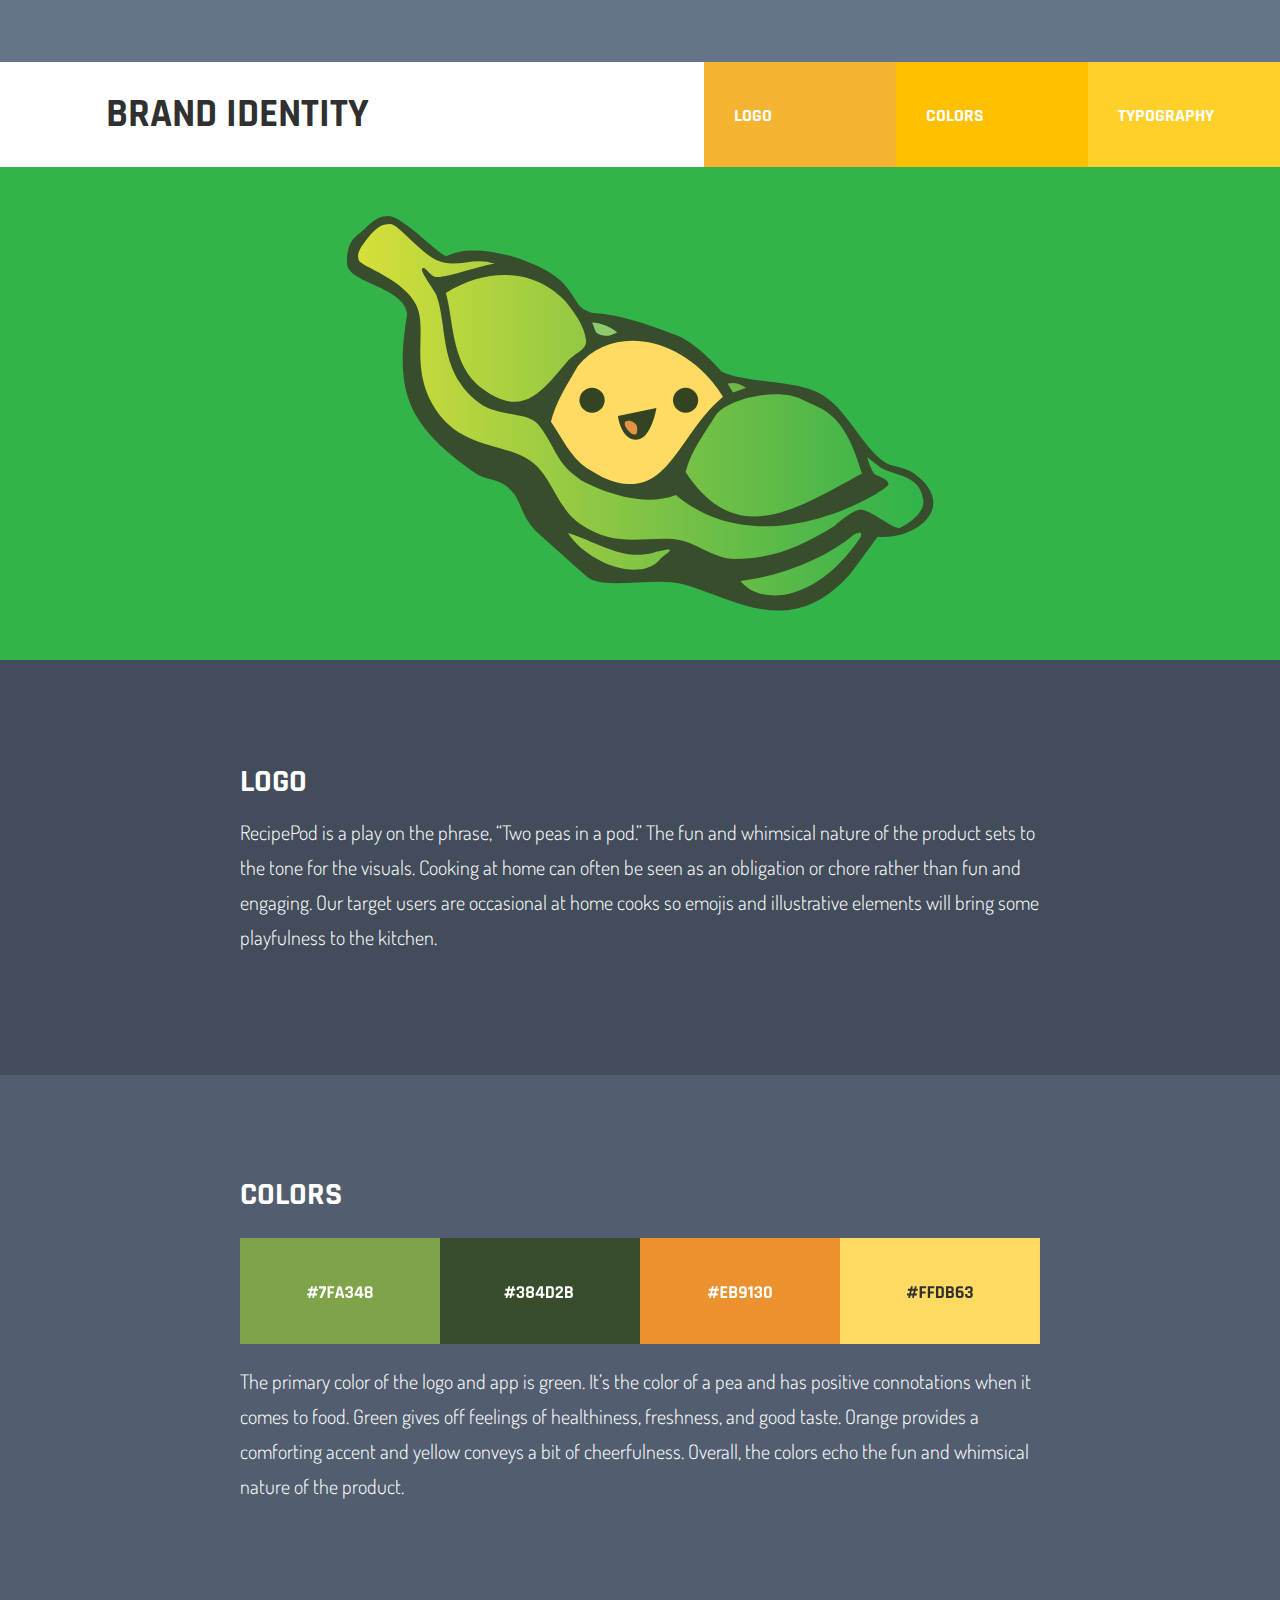
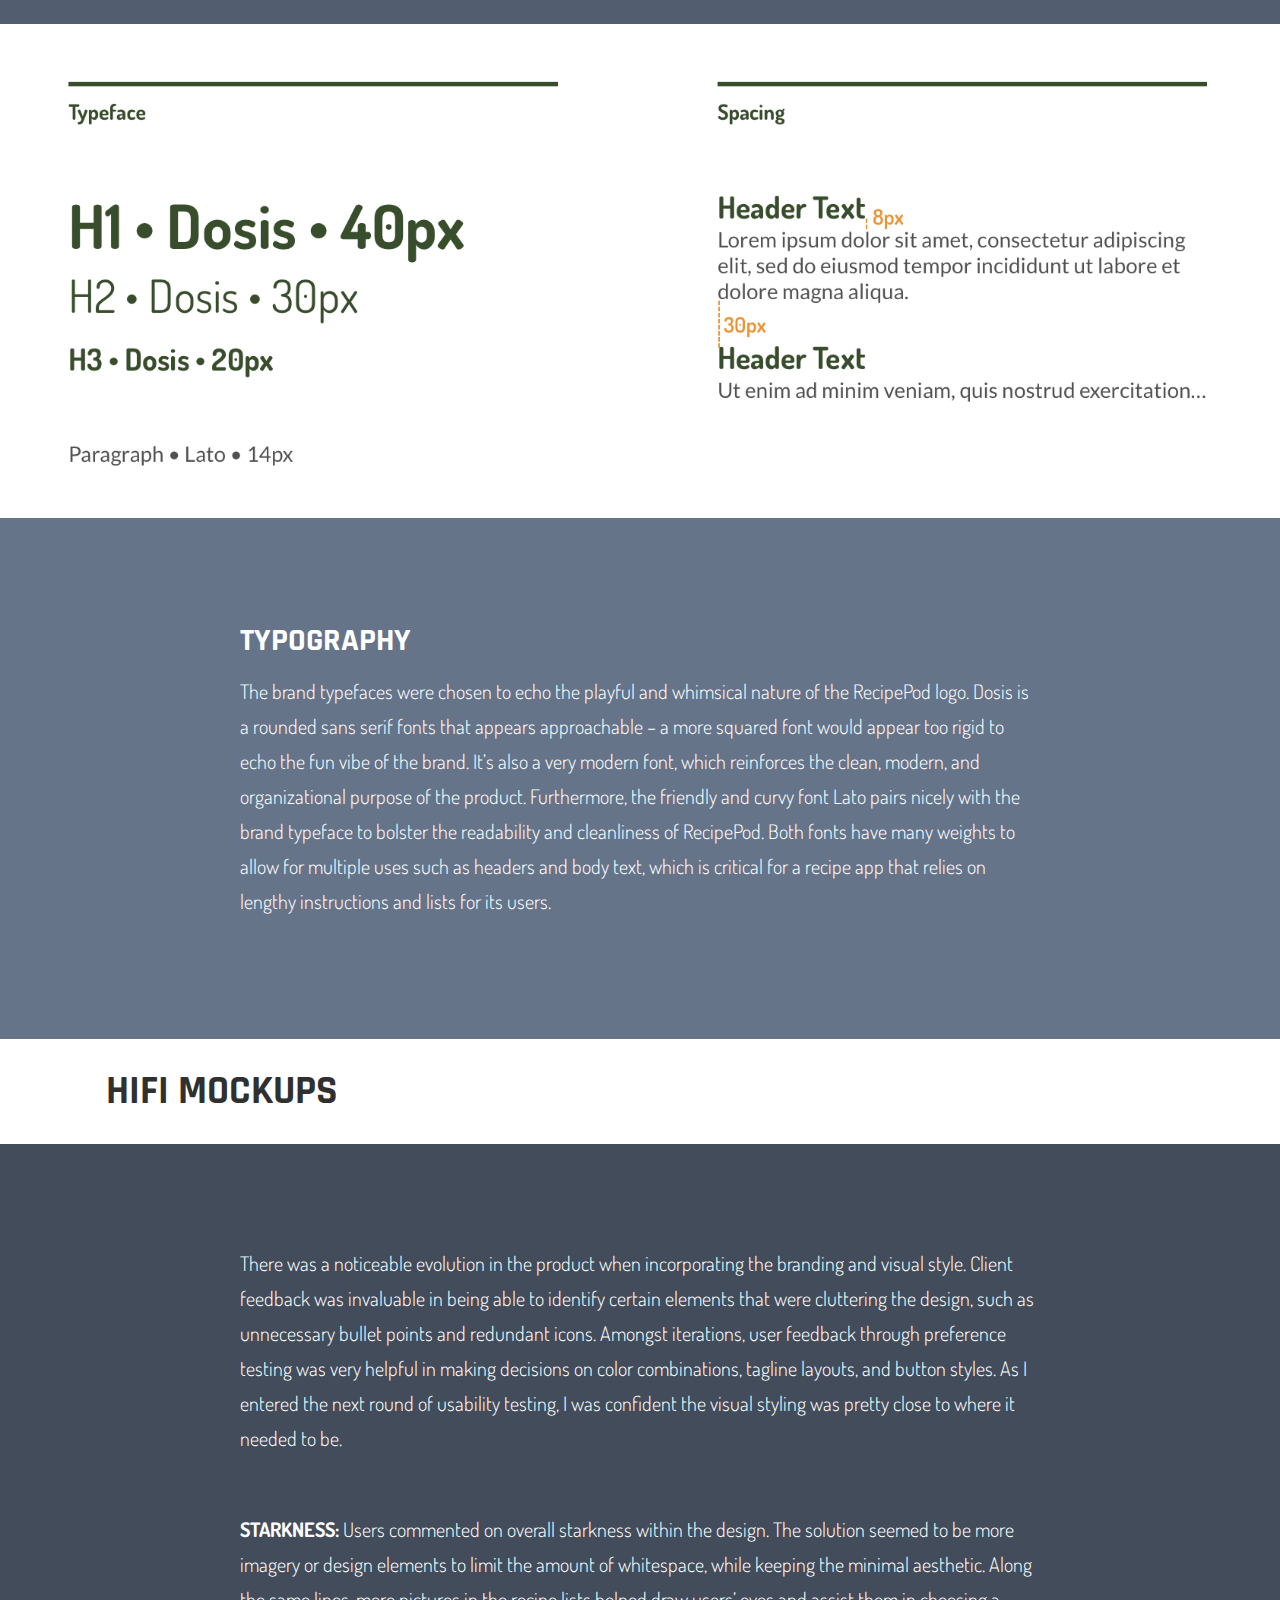
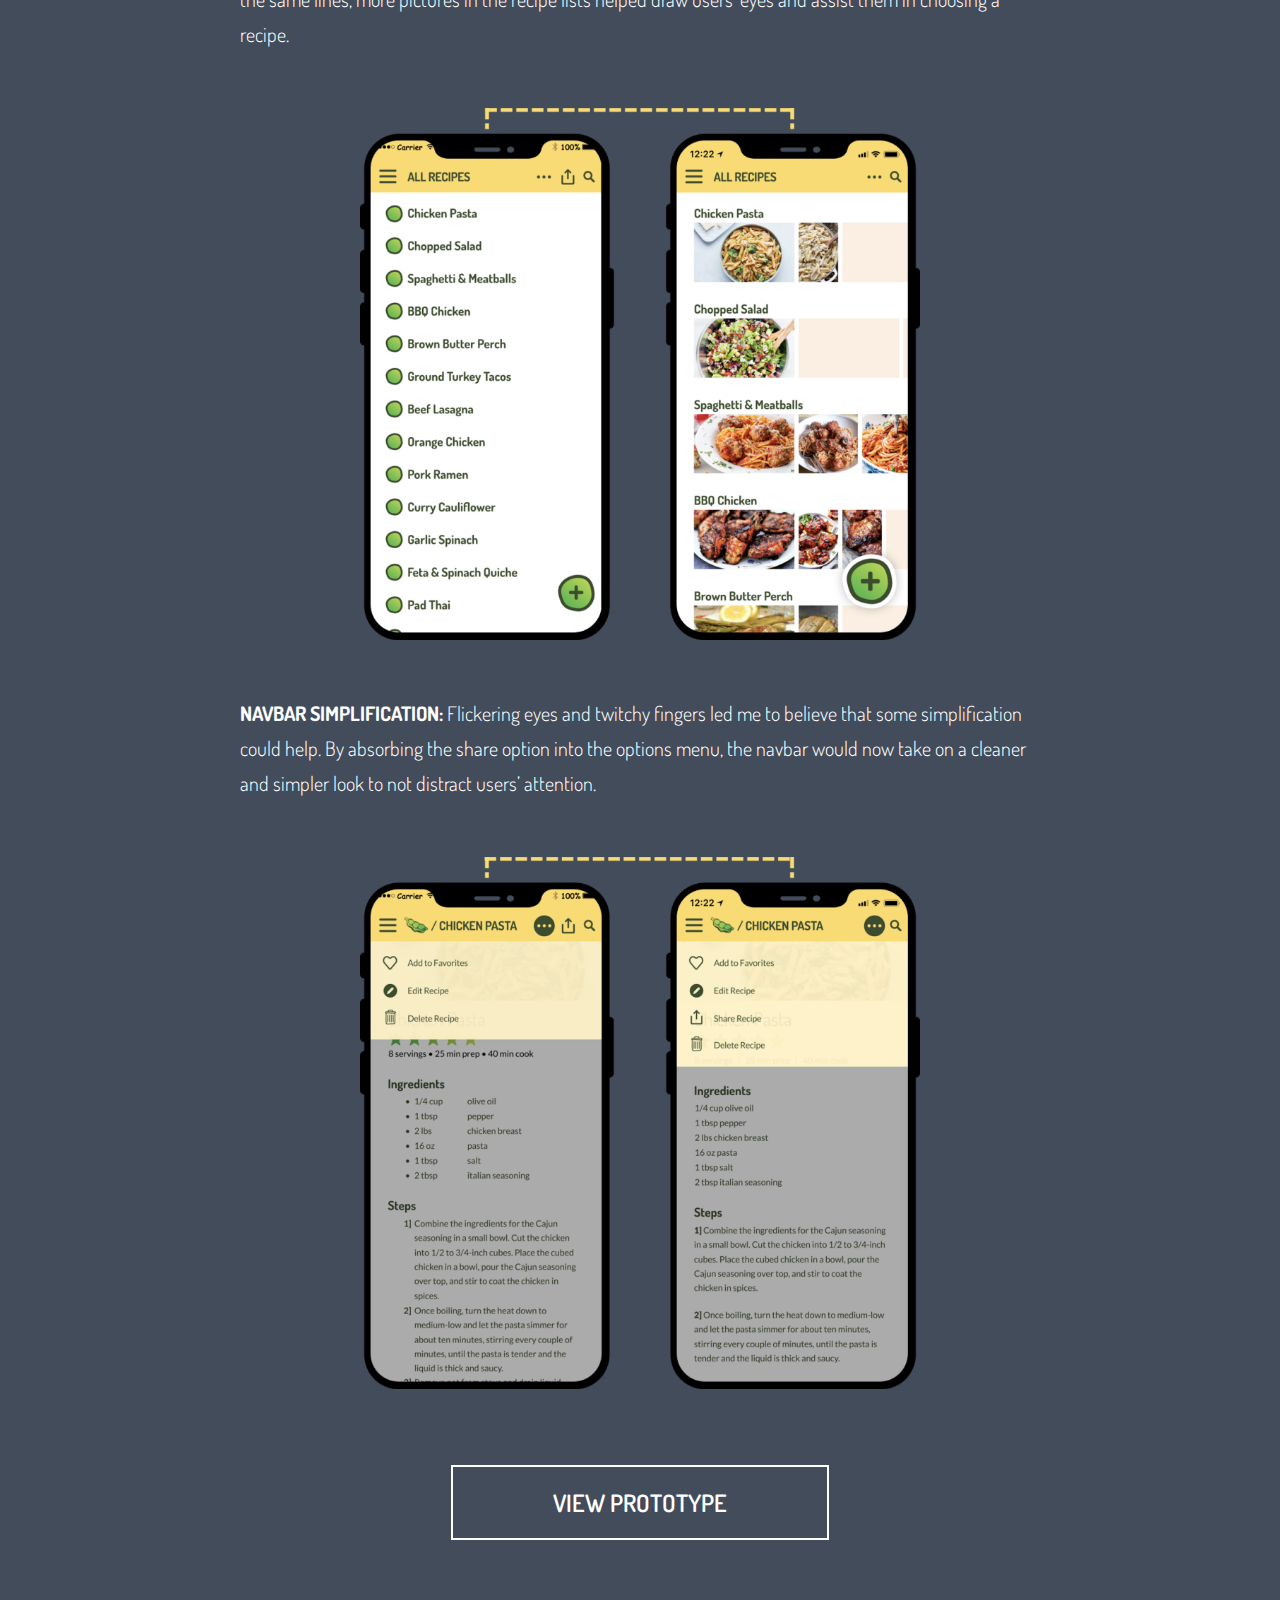
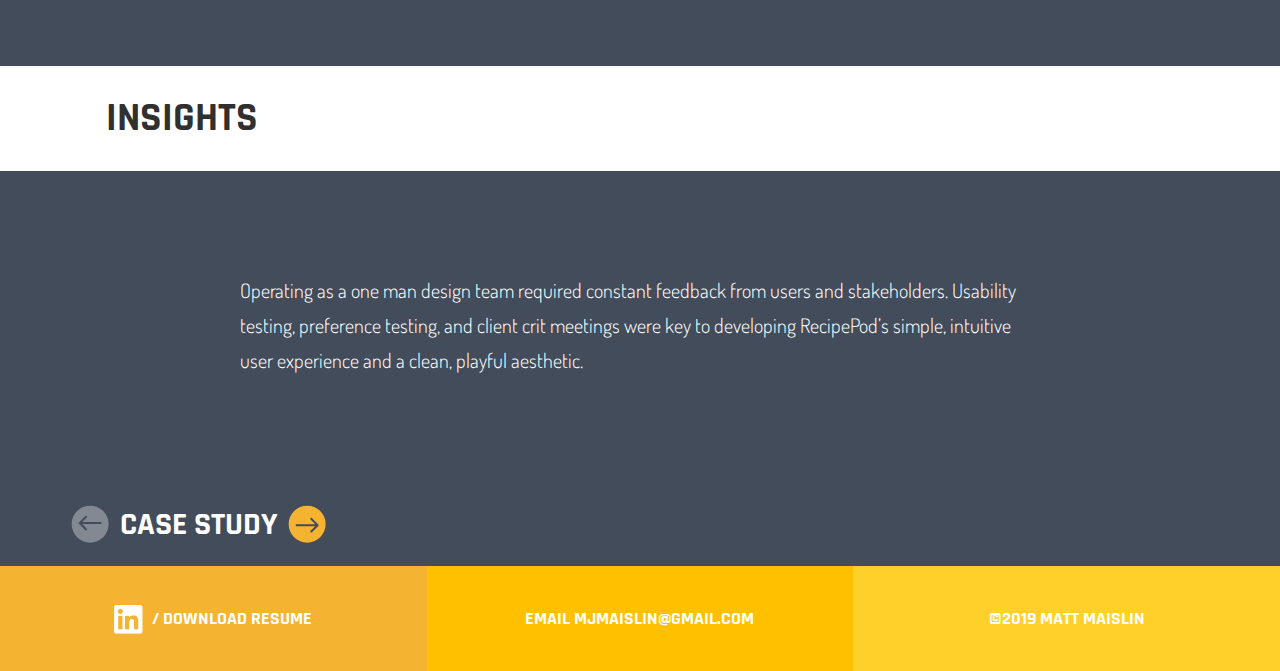
<file: recipepod.html>
<!DOCTYPE html>
<html lang="en">
  <head>
    <meta charset="utf-8">
    <title>Big Nose Design</title>
    <meta name="viewport" content="width=device-width, initial-scale=1">
    <link rel="stylesheet" href="/css/reset.css">
    <link rel="stylesheet" href="/css/style.css">
    <link href="https://fonts.googleapis.com/css?family=Rajdhani:300,400,500,600,700&display=swap" rel="stylesheet">
    <link href="https://fonts.googleapis.com/css?family=Dosis:300,400,500,600,700&display=swap" rel="stylesheet">
    <link href="https://fonts.googleapis.com/css?family=Dosis:200,300,400,500,600,700,800&display=swap" rel="stylesheet">
    <script src="https://ajax.googleapis.com/ajax/libs/jquery/3.4.1/jquery.min.js"></script>
    <link rel="shortcut icon" type="image/png" href="/favicon.png"/>
  </head>
  <body>
    <!-- NAVBAR -->
    <nav class="navbar">
      <div class="navbar-inner container">
        <ul class="one-half mobile-logo">
          <li id="nav-logo"><a href="/">

            <svg version="1.1" id="Layer_1" xmlns="http://www.w3.org/2000/svg" xmlns:xlink="http://www.w3.org/1999/xlink" x="0px" y="0px"
            	 viewBox="0 0 146.3 146.3" style="enable-background:new 0 0 146.3 146.3;" xml:space="preserve">
            <style type="text/css">
            	.st0{fill:#F4B331;}
            	.st1{fill:#F5E0CD;stroke:#594A42;stroke-width:2;stroke-linecap:round;stroke-miterlimit:10;}
            	.st2{fill:#C49A6C;}
            	.st3{fill:none;stroke:#594A42;stroke-width:2;stroke-linecap:round;stroke-miterlimit:10;}
            </style>
            <path class="st0" d="M146.3,73.1c0,40.4-32.7,73.1-73.1,73.1S0,113.5,0,73.1C0,33.2,32.9,0,73.1,0C113.5,0,146.3,32.7,146.3,73.1z"
            	/>
            <path class="st1" d="M78.1,113.4c0,0,4.9,8.2-2.2,8.2c-43.5,0-22.9-51-22.9-64.3s-6.7-32,0.2-32.5c6.9-0.6,16.1,1.3,21.2,7.7
            	c5.1,6.4,9.5,11.9,13,16.7c3.5,4.8,8.1,9.8,11,15.1s5.5,9,7.6,15.7c3.1,9.5,6.1,22.9-1.1,28.8s-19.3,5.5-22.4,5.3
            	c-5.5-0.3-10.6-2.6-10.6-2.6"/>
            <polygon class="st2" points="73.2,108.2 78.7,106.4 83.8,106.6 88.7,107.5 90.3,108.9 88.7,110.7 84.6,110.5 80.8,109.8 77.7,109.2
            	"/>
            <path class="st3" d="M79.4,87c-1.5-0.4-5-1.7-10.9,0c-3.3,0.9-4.8,1.5-8,3.5c-4.2,2.6-5.1,11-4.1,15.1s4.8,5,8,4.9
            	c3.2-0.1,4-0.7,5.5-1.2c1.5-0.6,6.3-2.5,8.2-2.9s5.6,0.1,6.9,0.4s3,0.4,4.1,0.8s2.3,1.7,0,2.9s-16.5-2.2-16.5-2.2"/>
            <path class="st2" d="M63.8,91.1c-1.2-0.3-2,0.3-3.1,1.7c-1.1,1.4-2.7,4.6-2.7,7s0.1,4.2,1,6c0.9,1.8,2.7,3.1,3.6,2.6
            	s-1.5-4.3-1.8-4.8c-0.3-0.5-0.7-2.3,0-5C61.5,95.8,65,91.4,63.8,91.1z"/>
            </svg>

          </a></li>
          <li id="nav-logo-name">RecipePod</li>
          <li id="slogan">Case Study</li>
        </ul>
        <ul class="one-half nav-hover right">
          <li class="navyellow3"><a href="/contact.html"><span>Contact</span></a></li>
          <li class="navyellow2"><a href="/"><span>Work</span></a></li>
          <li class="navyellow1"><a href="/about.html"><span>About</span></a></li>
        </ul>
      </div>
    </nav>
    <!-- MAIN -->
    <main>
      <!-- HERO -->
      <section class="hero">
        <div class="hero-inner">
          <div class="hero-content">
            <h1>RecipePod</h1>
            <p class="productdesc">Centralized recipe storage for at-home cooks</p>
            <p>
              <a class="btn" href="https://www.figma.com/proto/moOPiKcFmucwcwotvOtFrM/RecipePod_HiFi?node-id=1057%3A240&viewport=473%2C423%2C0.2968772351741791&scaling=scale-down" target="_blank">View Prototype</a>
            </p>
            <h3>Client</h3>
            <h4>Kellogg MBA Startup Venture</h4>
          </div>
          <div class="hero-image">
            <p class="hero-screens"><img class="landing" src="../img/Landing_Page.png" alt="landing"><img class="recipe" src="../img/Recipe_Page.png" alt="recipe"></p>
            <p>
              <a class="btn" href="https://www.figma.com/proto/moOPiKcFmucwcwotvOtFrM/RecipePod_HiFi?node-id=1057%3A240&viewport=473%2C423%2C0.2968772351741791&scaling=scale-down" target="_blank">View Prototype</a>
            </p>
          </div>
        </div>
      </section>
      <!-- OVERVIEW PROBLEM SOLUTION -->
      <section class="case-bg1">
        <div class="case-inner">
          <div class="casestudy">
            <h3>Overview</h3>
            <p>Cooking should be fun!  What’s no fun at all?  Shuffling through bookmarks, websites, emails, and papers trying to search for that one recipe that you want to make.  Enter RecipePod – a mobile application that allows users to store and organize all of their recipes in a single location.</p>
            <div class="twocolumn">
              <div>
                <h3>Problem</h3>
                <p>Online recipes are commonplace within the realm of home cooking these days.  Strangely, saving recipes consists of a mishmash of methods including huge lists of bookmarks and stacks-on-stacks of printouts.  That said, it turns out that recipe storage is a common pain point amongst cooks.  This is the problem RecipePod aims to solve.</p>
              </div>
              <div>
                <h3>Solution</h3>
                <p>Home cooks want a centralized location for their recipes.  RecipePod is the solution.  It provides a quick and easy way to upload recipes or import them from various online sources, as well as share them with others.</p>
              </div>
            </div>
          </div>
        </div>
      </section>
      <!-- PROCESS ROLES TOOLS -->
      <section class="case-bg2">
        <div class="case-inner">
          <div class="casestudy">
            <div class="twocolumn">
              <div>
                <h3>Process</h3>
                <p>The iterative design process requires a constant check-in with the core problem: storage and organization of recipes in a centralized location.  Here’s a breakdown of the process for RecipePod: discovery/research, information architecture, visual design, prototype/testing – with plenty of iterations along the way.  Let’s jump right into key takeaways and evolutions.</p>
              </div>
              <div>
                <h3>My Roles</h3>
                <p>User Research  /  Prototyping  /  Visual Design</p>
                <h3>Tools</h3>
                <p>Figma  /  Sketch  /  Google Forms  /  Draw.io</p>
              </div>
            </div>
          </div>
        </div>
      </section>
      <!-- DIVIDER -->
      <section class="divider">
        <div class="divider-inner container navbar-inner">
          <div class="one-half mobile-logo">
            <h2>Research</h2>
          </div>
          <ul class="one-half nav-hover right off">
            <li class="navyellow3"><p>User<br>Personas</p></li>
            <li class="navyellow2"><p>Competitive<br>Analysis</p></li>
            <li class="navyellow1"><p>User<br>Survey</p></li>
          </ul>
        </div>
      </section>
      <!-- USER SURVEY -->
      <section class="case-bg1">
        <div class="case-inner">
          <div class="casestudy">
            <h3>User Survey</h3>
            <p>The survey revealed exactly what RecipePod’s users need and confirmed the original hypothesis of home cooks not having a proper tool to organize their recipes.  Of my survey respondents, an overwhelming majority of users (80%+) utilize recipes and are very interested in a tool that would allow them to save them in a single location.  Furthermore, the survey revealed that their current methods of saving recipes are scattered amongst digital and physical mediums.</p>
            <div class="threecolumn">
              <div>
                <div class="img-center">
                  <h3>85%</h3>
                  <img class="85percent" src="../img/85.svg" alt="85percent">
                </div>
                <p>85% of respondents cook at least a few times per month and generally enjoy it.  A majority (80%) of these home cooks use some form of recipes – a very good sign for my potential product centered on recipe storage!</p>
              </div>
              <div>
                <div class="img-center">
                  <h3>100%</h3>
                  <img class="100percent" src="../img/100.svg" alt="100percent">
                </div>
                <p>100% of recipe users have used an online recipe, have used the same online recipe more than once, and have made alterations to an online recipe when cooking.</p>
              </div>
              <div>
                <div class="img-center">
                  <h3>75%</h3>
                  <img class="75percent" src="../img/75.svg" alt="75percent">
                </div>
                <p>75% of respondents either had multiple ways of saving online recipes or didn’t save them at all.  Consequently, the majority (over 80%) of these respondents were interested in a mobile app that would allow them to save and organize online recipes.</p>
              </div>
            </div>
          </div>
        </div>
      </section>
      <!-- COMPETITIVE ANALYSIS -->
      <section class="case-bg2">
        <div class="case-inner">
          <div class="casestudy">
            <h3>Competitive Analysis<a href="https://docs.google.com/spreadsheets/d/1H73gCGOXiMqDzsZBgPietvoOU2fAT0qSwKdP3WNW6mI/edit?usp=sharing" target="_blank"><img class="linkout" src="../img/linkout.svg" alt="linkout"></a></h3>
            <p>I took a look at the competition to determine the direction of the product.  The analysis consisted of two big name cloud storage players, Google Drive and DropBox, and a recipe app, AnyList.  The most compelling features about Google Drive and DropBox in relation to the concept of RecipePod are the ease of use across multiple devices and the simple, intuitive interfaces of the products.  On the other hand, AnyList packs in all the features (and more) that RecipePod needs but does so in a clunky way – the visual design is clearly lacking and everything seems to take one tap too many.  With that said, the direction of RecipePod was clear.  Combine the functionality of AnyList with the ease of use and clean design sense of Google Drive and DropBox.</p>
            <p><img class="competitiveanalysis" src="../img/competitive_analysis.png" alt="competitiveanalysis"></p>
          </div>
        </div>
      </section>
      <!-- USER PERSONAS -->
      <section class="case-bg3">
        <div class="case-inner">
          <div class="casestudy">
            <h3>User Personas<a href="https://drive.google.com/drive/folders/1Zq2BJSfzH7PbnGsq-IJFZuHwFv7PymT4?usp=sharing" target="_blank"><img class="linkout" src="../img/linkout.svg" alt="linkout"></a></h3>
            <p>The goal of user research was to really hone in on the target market.  Conducting a user survey and creating user personas was key to identifying RecipePod’s users.  So, who are they and what are they looking for?  RecipePod’s target market is home cooks who cook at least a few times a week and enjoy it.  That is obviously a very broad user base, however, my survey respondents were mostly students and working professionals in their late 20s to mid 30s – thus, I chose to narrow my target audience to this segment because they are proficient with mobile products and may have more experience cooking with online recipes.  Based on that analysis, my user personas were born.</p>
          </div>
        </div>
      </section>
      <!-- DIVIDER -->
      <section class="divider">
        <div class="divider-inner container navbar-inner">
          <div class="one-half mobile-logo">
            <h2 id="one-halfclose">Information Architecture</h2>
          </div>
          <ul class="one-half nav-hover right off">
            <li class="navyellow3"><div>Wireframes</div></li>
            <li class="navyellow2"><p>User<br>Flows</p></li>
            <li class="navyellow1"><p>User<br>Stories</p></li>
          </ul>
        </div>
      </section>
      <!-- USER STORIES -->
      <section class="case-bg1">
        <div class="case-inner">
          <div class="casestudy">
            <h3>User Stories<a href="https://docs.google.com/spreadsheets/d/1maQGCpMWKCSrR7e01UNk3UdCXcXZDfaN86BJMgrNV6k/edit?usp=sharing" target="_blank"><img class="linkout" src="../img/linkout.svg" alt="linkout"></a></h3>
            <p>Let’s check back in with the core problem: storage and organization of recipes in a centralized location.  User research confirmed the core problem, and user stories define exactly what tasks the product needs to include.  There are 6 tasks that must be included in the MVP to address the core problem: creating an account, inputting recipes, importing online recipes, editing recipes, deleting recipes, and sharing recipes.</p>
          </div>
        </div>
      </section>
      <!-- USER FLOWS -->
      <section class="case-bg2">
        <div class="case-inner">
          <div class="casestudy">
            <h3>User Flows<a href="https://drive.google.com/drive/folders/1ToUXBMWiNESGNTozzfwEs2eLKmV4QuaQ?usp=sharing" target="_blank"><img class="linkout" src="../img/linkout.svg" alt="linkout"></a></h3>
            <p>Our user stories lead right into our user flows, the backbone of our wireframes.  My user flows were able to define the roadmap of my MVP and point out a few admissions within the processes.  My initial sketches and flows were very basic.  I received some client feedback to watch out for edge cases (wrong credentials, failed search, more sharing platforms, etc.).  This helped expand the skeleton of the product in order to be well prepared going into wireframing.</p>
          </div>
          <p><img class="userflows" src="../img/userflows.svg" alt="userflows"></p>
          <p><img class="userflowsstack" src="../img/userflowsstack.png" alt="userflowsstack"></p>
        </div>
      </section>
      <!-- WIREFRAMES -->
      <section class="case-bg3">
        <div class="case-inner">
          <div class="casestudy">
            <h3>Wireframes<a href="https://drive.google.com/drive/folders/1AreO21A_odaPPLQce9oVckDPyPRa1tVo?usp=sharing" target="_blank"><img class="linkout" src="../img/linkout.svg" alt="linkout"></a></h3>
            <p>A definite evolution of the product emerged from wireframing.  After my first iteration of wires and client feedback, there was a realization that there were two separate processes for adding a recipe – inputting a recipe and importing a recipe.  While they are somewhat intertwined, they need to be wireframed separately in order for a user to step through a prototype properly.  That said, once the client was able to click through my LoFi prototype, more issues arose.  Most importantly, the user wasn’t able to navigate back to the dashboard or the edit screens.  Adding in the ability to navigate home within the navbar was a crucial addition that wasn’t very noticeable before the wireframing and clickable prototyping phase.</p>
            <p><b>ONBOARDING:</b> Comments on the layout of items on the screens (buttons, logos, tagines, etc.) led to alternate designs to increase the transparency of the onboarding process.</p>
            <p><img class="onboard" src="../img/onboarding.png" alt="onboard"></p>
            <p><b>ADD RECIPE:</b> Users had slight hesitation when engaging the add recipe function.  The initial tap into the add recipe process needed to be very clear.  Iconography revisions were necessary to streamline the flow.</p>
            <p><img class="addrecipe" src="../img/addrecipe.png" alt="addrecipe"></p>
          </div>
        </div>
      </section>
      <!-- DIVIDER -->
      <section class="divider">
        <div class="divider-inner container navbar-inner">
          <div class="one-half mobile-logo">
            <h2>Brand Identity</h2>
          </div>
          <ul class="one-half nav-hover right off">
            <li class="navyellow3"><div>Typography</div></li>
            <li class="navyellow2"><div>Colors</div></li>
            <li class="navyellow1"><div>Logo</div></li>
          </ul>
        </div>
      </section>
      <!-- LOGO -->
      <section class="case-bg1">
        <div class="case-inner">
          <p><img class="recipepodlogo" src="../img/logo.svg" alt="recipepodlogo"></p>
          <div class="casestudy">
            <h3>Logo</h3>
            <p>RecipePod is a play on the phrase, “Two peas in a pod.”  The fun and whimsical nature of the product sets to the tone for the visuals.  Cooking at home can often be seen as an obligation or chore rather than fun and engaging.  Our target users are occasional at home cooks so emojis and illustrative elements will bring some playfulness to the kitchen.</p>
          </div>
        </div>
      </section>
      <!-- COLORS -->
      <section class="case-bg2">
        <div class="case-inner">
          <div class="casestudy">
            <h3>Colors</h3>
            <img class="colorbar" src="../img/colors.svg" alt="colorbar">
            <img class="colorbarstack" src="../img/colors1.svg" alt="colorbarstack">
            <img class="colorbarstack" src="../img/colors2.svg" alt="colorbarstack">
            <p>The primary color of the logo and app is green.  It’s the color of a pea and has positive connotations when it comes to food.  Green gives off feelings of healthiness, freshness, and good taste.  Orange provides a comforting accent and yellow conveys a bit of cheerfulness.  Overall, the colors echo the fun and whimsical nature of the product.</p>
          </div>
        </div>
      </section>
      <!-- TYPOGRAPHY -->
      <section class="case-bg3">
        <div class="case-inner">
          <img class="typography" src="../img/typography.png" alt="typography">
          <div class="casestudy">
            <h3>Typography</h3>
            <p>The brand typefaces were chosen to echo the playful and whimsical nature of the RecipePod logo.  Dosis is a rounded sans serif fonts that appears approachable – a more squared font would appear too rigid to echo the fun vibe of the brand.  It’s also a very modern font, which reinforces the clean, modern, and organizational purpose of the product.  Furthermore, the friendly and curvy font Lato pairs nicely with the brand typeface to bolster the readability and cleanliness of RecipePod.  Both fonts have many weights to allow for multiple uses such as headers and body text, which is critical for a recipe app that relies on lengthy instructions and lists for its users.</p>
          </div>
        </div>
      </section>
      <!-- DIVIDER -->
      <section class="divider">
        <div class="divider-inner container navbar-inner">
          <div class="one-half mobile-logo">
            <h2>HiFi Mockups</h2>
          </div>
        </div>
      </section>
      <!-- HIFI MOCKUPS -->
      <section class="case-bg1">
        <div class="case-inner">
          <div class="casestudy">
            <p>There was a noticeable evolution in the product when incorporating the branding and visual style.  Client feedback was invaluable in being able to identify certain elements that were cluttering the design, such as unnecessary bullet points and redundant icons.  Amongst iterations, user feedback through preference testing was very helpful in making decisions on color combinations, tagline layouts, and button styles.  As I entered the next round of usability testing, I was confident the visual styling was pretty close to where it needed to be.</p>
            <p><b>STARKNESS:</b> Users commented on overall starkness within the design.  The solution seemed to be more imagery or design elements to limit the amount of whitespace, while keeping the minimal aesthetic.  Along the same lines, more pictures in the recipe lists helped draw users’ eyes and assist them in choosing a recipe.</p>
            <p><img class="starkness" src="../img/starkness.png" alt="starkness"></p>
            <p><b>NAVBAR SIMPLIFICATION:</b> Flickering eyes and twitchy fingers led me to believe that some simplification could help.  By absorbing the share option into the options menu, the navbar would now take on a cleaner and simpler look to not distract users’ attention.</p>
            <p><img class="navbarsimp" src="../img/navbar.png" alt="navbarsimp"></p>
            <div id="protobtn">
              <a class="btn" href="https://www.figma.com/proto/moOPiKcFmucwcwotvOtFrM/RecipePod_HiFi?node-id=1057%3A240&viewport=473%2C423%2C0.2968772351741791&scaling=scale-down" target="_blank">View Prototype</a>
            </div>
          </div>
        </div>
      </section>
      <!-- DIVIDER -->
      <section class="divider">
        <div class="divider-inner container navbar-inner">
          <div class="one-half mobile-logo">
            <h2>Insights</h2>
          </div>
        </div>
      </section>
      <!-- INSIGHTS -->
      <section class="case-bg1">
        <div class="case-inner">
          <div class="casestudy">
            <p>Operating as a one man design team required constant feedback from users and stakeholders.  Usability testing, preference testing, and client crit meetings were key to developing RecipePod’s simple, intuitive user experience and a clean, playful aesthetic.</p>
          </div>
        </div>
      </section>
    </main>
    <!-- FOOTER -->
    <footer>
      <section class="shortcuts">
        <div class="nextprev">
          <img class="nextprevalign previous" src="../img/previous.svg" alt="previous">
          <h3 class="nextprevalign">Case Study</h3>
          <a href="/remotely.html"><img class="nextprevalign next" src="../img/next.svg" alt="next"></a>
        </div>
        <div>
          <button onclick="topFunction()" id="myBtn">Top<img class="nextprevalign top" src="../img/top.svg" alt="top"></button>
          <script src="scripts/scroll.js"></script>
        </div>
      </section>
      <ul class="one-third nav-hover" id="footer">
        <li class="navyellow1"><a href="https://www.linkedin.com/in/matthew-maislin/" target="_blank"><img class="linkedin" src="../img/linkedin.png" alt="linkedin"></a><a href="https://drive.google.com/file/d/1-75iXdoC7aVe5PwqlI9suL3ODI1BWrDc/view?usp=sharing" target="_blank"> / Download Resume</a></li>
        <li class="navyellow2"><a href="mailto:mjmaislin@gmail.com">Email mjmaislin@gmail.com</a></li>
        <li class="navyellow3"><a>©2019 Matt Maislin</a></li>
      </ul>
    </footer>

    <!-- Global site tag (gtag.js) - Google Analytics -->
    <script async src="https://www.googletagmanager.com/gtag/js?id=UA-146247327-1"></script>
    <script>
      window.dataLayer = window.dataLayer || [];
      function gtag(){dataLayer.push(arguments);}
      gtag('js', new Date());

      gtag('config', 'UA-146247327-1');
    </script>

  </body>
</html>
</file>
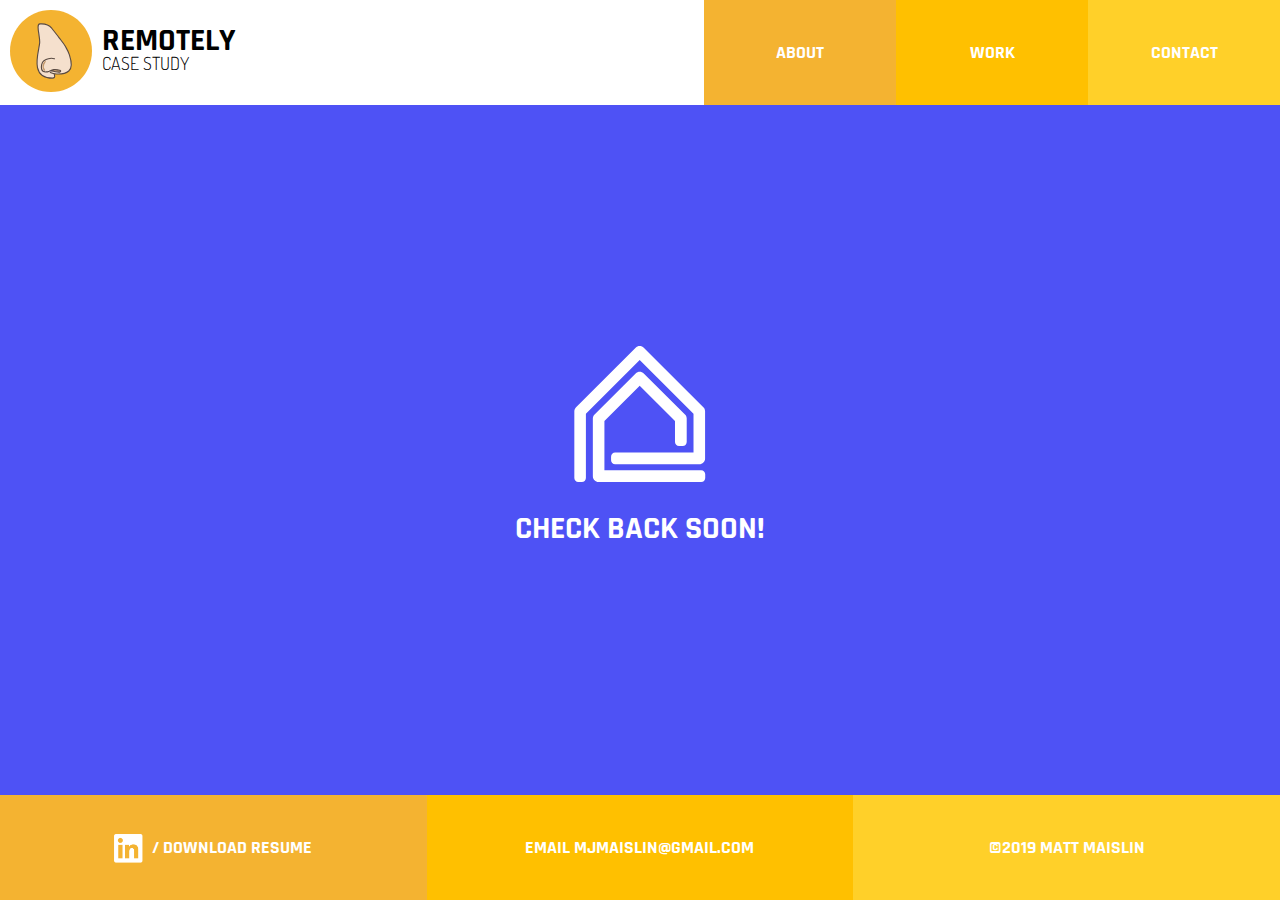
<file: remotely.html>
<!DOCTYPE html>
<html lang="en">
  <head>
    <meta charset="utf-8">
    <title>Big Nose Design</title>
    <meta name="viewport" content="width=device-width, initial-scale=1">
    <link rel="stylesheet" href="/css/reset.css">
    <link rel="stylesheet" href="/css/style.css">
    <link href="https://fonts.googleapis.com/css?family=Rajdhani:300,400,500,600,700&display=swap" rel="stylesheet">
    <link href="https://fonts.googleapis.com/css?family=Dosis:300,400,500,600,700&display=swap" rel="stylesheet">
    <link rel="shortcut icon" type="image/png" href="/favicon.png"/>
  </head>
  <body class="contactpage">
    <!-- NAVBAR -->
    <nav class="navbar">
      <div class="navbar-inner">
        <ul class="one-half mobile-logo">
          <li id="nav-logo"><a href="/">

            <svg version="1.1" id="Layer_1" xmlns="http://www.w3.org/2000/svg" xmlns:xlink="http://www.w3.org/1999/xlink" x="0px" y="0px"
            	 viewBox="0 0 146.3 146.3" style="enable-background:new 0 0 146.3 146.3;" xml:space="preserve">
            <style type="text/css">
            	.st0{fill:#F4B331;}
            	.st1{fill:#F5E0CD;stroke:#594A42;stroke-width:2;stroke-linecap:round;stroke-miterlimit:10;}
            	.st2{fill:#C49A6C;}
            	.st3{fill:none;stroke:#594A42;stroke-width:2;stroke-linecap:round;stroke-miterlimit:10;}
            </style>
            <path class="st0" d="M146.3,73.1c0,40.4-32.7,73.1-73.1,73.1S0,113.5,0,73.1C0,33.2,32.9,0,73.1,0C113.5,0,146.3,32.7,146.3,73.1z"
            	/>
            <path class="st1" d="M78.1,113.4c0,0,4.9,8.2-2.2,8.2c-43.5,0-22.9-51-22.9-64.3s-6.7-32,0.2-32.5c6.9-0.6,16.1,1.3,21.2,7.7
            	c5.1,6.4,9.5,11.9,13,16.7c3.5,4.8,8.1,9.8,11,15.1s5.5,9,7.6,15.7c3.1,9.5,6.1,22.9-1.1,28.8s-19.3,5.5-22.4,5.3
            	c-5.5-0.3-10.6-2.6-10.6-2.6"/>
            <polygon class="st2" points="73.2,108.2 78.7,106.4 83.8,106.6 88.7,107.5 90.3,108.9 88.7,110.7 84.6,110.5 80.8,109.8 77.7,109.2
            	"/>
            <path class="st3" d="M79.4,87c-1.5-0.4-5-1.7-10.9,0c-3.3,0.9-4.8,1.5-8,3.5c-4.2,2.6-5.1,11-4.1,15.1s4.8,5,8,4.9
            	c3.2-0.1,4-0.7,5.5-1.2c1.5-0.6,6.3-2.5,8.2-2.9s5.6,0.1,6.9,0.4s3,0.4,4.1,0.8s2.3,1.7,0,2.9s-16.5-2.2-16.5-2.2"/>
            <path class="st2" d="M63.8,91.1c-1.2-0.3-2,0.3-3.1,1.7c-1.1,1.4-2.7,4.6-2.7,7s0.1,4.2,1,6c0.9,1.8,2.7,3.1,3.6,2.6
            	s-1.5-4.3-1.8-4.8c-0.3-0.5-0.7-2.3,0-5C61.5,95.8,65,91.4,63.8,91.1z"/>
            </svg>

          </a></li>
          <li id="nav-logo-name">Remotely</li>
          <li id="slogan">Case Study</li>
        </ul>
        <ul class="one-half nav-hover right">
          <li class="navyellow3"><a href="/contact.html"><span>Contact</span></a></li>
          <li class="navyellow2"><a href="/"><span>Work</span></a></li>
          <li class="navyellow1"><a href="/about.html"><span>About</span></a></li>
        </ul>
      </div>
    </nav>
    <!-- MAIN -->
    <main>
      <!-- FORM -->
      <section class="form">
        <div class="formcenter comingremotely">
          <div class="comingsoon">

            <svg class="remotely" width="132" height="136" viewBox="0 0 132 136" fill="none" xmlns="http://www.w3.org/2000/svg">
            <path d="M4.23566 135.955H7.85148C10.021 135.955 11.9012 134.219 11.9012 131.905V67.8328L65.7047 14.0294L119.508 67.8328V106.594H41.1171C38.9476 106.594 37.0673 108.33 37.0673 110.644V114.26C37.0673 116.429 38.8029 118.31 41.1171 118.31H125.293C128.475 118.31 131.079 115.706 131.079 112.524V65.3741C131.079 63.7831 130.5 62.3368 129.343 61.3244L69.7544 1.73559C68.7419 0.578531 67.2956 0 65.7047 0C64.1137 0 62.6674 0.578531 61.6549 1.73559L2.06616 61.3244C0.909098 62.4814 0.330566 63.9277 0.330566 65.3741V131.905C0.330566 134.075 2.06616 135.955 4.23566 135.955Z" fill="white"/>
            <path d="M24.6289 135.955H127.174C129.343 135.955 131.223 134.219 131.223 131.905V128.289C131.223 126.12 129.488 124.24 127.174 124.24H30.4142V75.0645L65.7046 39.6294L100.995 74.9199V96.0363C100.995 98.2058 102.731 100.086 105.045 100.086H108.661C110.83 100.086 112.71 98.3504 112.71 96.0363V72.6057C112.71 71.0148 112.132 69.5684 110.975 68.556L69.7544 27.4803C68.5973 26.3232 67.151 25.7447 65.7046 25.7447C64.2583 25.7447 62.6673 26.3232 61.6549 27.4803L20.5792 68.556C19.5667 69.5684 18.8436 71.1594 18.8436 72.6057V130.17C18.8436 133.352 21.447 135.955 24.6289 135.955Z" fill="white"/>
            </svg>

            <h3>Check Back Soon!</h3>
          </div>
        </div>
      </section>
    </main>
    <!-- FOOTER -->
    <footer>
      <ul class="one-third nav-hover" id="footer">
        <li class="navyellow1"><a href="https://www.linkedin.com/in/matthew-maislin/" target="_blank"><img class="linkedin" src="../img/linkedin.png" alt="linkedin"></a><a href="https://drive.google.com/file/d/1-75iXdoC7aVe5PwqlI9suL3ODI1BWrDc/view?usp=sharing" target="_blank"> / Download Resume</a></li>
        <li class="navyellow2"><a href="mailto:mjmaislin@gmail.com">Email mjmaislin@gmail.com</a></li>
        <li class="navyellow3"><a>©2019 Matt Maislin</a></li>
      </ul>
    </footer>

    <!-- Global site tag (gtag.js) - Google Analytics -->
    <script async src="https://www.googletagmanager.com/gtag/js?id=UA-146247327-1"></script>
    <script>
      window.dataLayer = window.dataLayer || [];
      function gtag(){dataLayer.push(arguments);}
      gtag('js', new Date());

      gtag('config', 'UA-146247327-1');
    </script>

  </body>
</html>
</file>
<file: css/style.css>
a:link, a:visited {
  color: white;
  text-decoration: none;
}

#about {
  background-color: #424C5B;
}

.aboutme {
  float: left;
  height: 100%;
  width: 100%;
}

.addrecipe {
  width: 100%;
}

b {
  font-weight: 700;
}

.bio {
  color: white;
  font-family: 'Dosis';
  font-size: 1.8rem;
  font-weight: 300;
  line-height: 3.5rem;
  margin: 7% 7% 0 7%;
}

.bio p {
  margin-bottom: 5%;
}

.bio p:nth-child(4) {
  margin-top: 8rem;
  margin-bottom: 10%;
}

.btn {
  background-color: transparent;
  border: .2rem solid white;
  color: white;
  font-family: 'Dosis';
  font-size: 2.4rem;
  font-weight: 600;
  padding: 2rem 10rem;
  text-transform: uppercase;
}

.btn:hover {
  background-color: rgba(0, 0, 0, 0.15);
  cursor: pointer;
}

.case-bg1 {
  background-color: #424C5B;
}

.case-bg2 {
  background-color: #525E70;
}

.case-bg3 {
  background-color: #66748A;
}

.case-inner {
  text-align: center;
}

.casestudy {
  color: white;
  display: inline-block;
  font-family: 'Dosis';
  font-size: 2rem;
  font-weight: 300;
  line-height: 3.5rem;
  max-width: 80rem;
  padding: 8% 0 5% 0;
  text-align: left;
}

.casestudy h3 {
  padding-bottom: 2%;
}

.casestudy p {
  padding-bottom: 7%;
}

.cat-response {
  color: white;
  font-family: 'Dosis';
  font-size: 2.4rem;
  font-weight: 600;
  padding: 0% 0% 15% 0%;
  text-transform: uppercase;
}

.category {
  color: white;
  font-family: 'Rajdhani';
  font-size: 1.8rem;
  font-weight: 400;
  padding: 0% 0% 5% 0%;
  text-transform: uppercase;
}

.colorbar {
  padding: 1rem 0;
  width: 100%;
}

.colorbarstack {
  display: none;
}

.comingfox {
  background-color: #0F2D53;
  display: flex;
}

.comingremotely {
  background-color: #4E52F5;
  display: flex;
}

.comingsoon {
  line-height: 5rem;
  margin: auto;
  text-align: center;
  width: 100%;
}

.competitiveanalysis {
  width: 100%;
}

.contactpage {
  min-height: 100vh;
}

.desc-role {
  margin-right: 5rem;
  padding: 47% 0;
}

#footer {
  line-height: 10.5rem;
  height: 10.5rem;
}

form {
  margin: auto;
  width: 50%;
}

form input {
  margin-bottom: 0.5rem;
}

form textarea {
  height: 8rem;
  margin-bottom: 2rem;
}

.form {
  background-color: #424C5B;
  display: block;
  height: calc(100vh - 21rem);
}

.formcenter {
  display: flex;
  height: 100%;
  width: 100%;
}

#foxsports {
  background-color: #0F2D53;
}

.fs {
  padding-bottom: 2%;
  width: 100%;
}

h1 {
  color: white;
  font-family: 'Dosis';
  font-size: 7.2rem;
  font-weight: 300;
  text-transform: lowercase;
}

h2 {
  color: #303030;
  font-family: 'Rajdhani';
  font-size: 4rem;
  font-weight: 700;
  text-transform: uppercase;
}

h3 {
  color: white;
  font-family: 'Rajdhani';
  font-size: 3.2rem;
  font-weight: 700;
  text-transform: uppercase;
}

h4 {
  color: white;
  font-family: 'Dosis';
  font-size: 2.4rem;
  font-weight: 300;
}

.hero {
  background-color: #34ADFF;
  background-image: -webkit-linear-gradient(75deg, #FFDB63 30%, #33B44A 30%);
  background-size: cover;
}

.hero-content {
  padding: 10% 0 0 10%;
}

.hero-content > h3 {
  color: #3C4C2E;
  padding-top: 25%;
}

.hero-content > h4 {
  color: #3C4C2E;
  padding-bottom: 15%;
  padding-top: 1rem;
}

.hero-image {
  padding: 9.5% 0;
}

.hero-image .btn {
  display: none;
}

.hero-image-fox {
  margin-top: auto;
  margin-bottom: auto;
  width: 70%;
}

.hero-inner {
  display: inline-grid;
  grid-auto-flow: column;
  grid-template-columns: 55% 45%;
  width: 100%;
}

.herofox {
  background-color: #0F2D53;
  background-image: -webkit-linear-gradient(65deg, #FFF 30%, #0F2D53 30%);
  background-size: cover;
}

html {
  font-family: 'Rajdhani', 'Dosis', sans-serif;
  font-size: 10px;
}

.img-center {
  position: relative;
  text-align: center;
  width: 100%;
}

.img-center h3 {
  position: absolute;
  left: 50%;
  top: 50%;
  transform: translate(-50%, -50%);
}

input, textarea {
    font-family: 'Rajdhani', sans-serif;
    font-size: 1.6rem;
    color: #303030;
    border: 1px solid transparent;
    background: #fff;
    padding: 1rem;
    transition: all 0.3s ease-in-out;
    width: calc(100% - 2.2rem);
}

.inspiration {
  display: inline-block;
  float: left;
  width: 50%;
}

.item-inner {
  display: inline-grid;
  grid-auto-flow: column;
  grid-template-columns: 55% 22.5% 22.5%;
  width: 100%;
}

.l3 {
  height: auto;
  width: 70%;
}

.landing {
  height: auto;
  padding-right: 10%;
  width: 40%;
}

li {
  display: inline-block;
}

.linkedin {
  height: auto;
  vertical-align: middle;
  width: 8%;
}

.linkout {
  padding: 1rem 1rem;
  vertical-align: middle;
}

.logo-link {
  line-height: 7rem;
  padding: 17% 0;
  text-align: center;
}

.mobile-logo {
  background-color: #FFFFFF;
  font-size: 3.2rem;
  font-weight: 700;
  line-height: 70%;
  text-align: left;
  text-transform: uppercase;
}

#myBtn {
  background-color: transparent;
  float: right;
  font-family: 'Rajdhani';
  font-size: 3.2rem;
  font-weight: 700;
  position: relative; /* Fixed/sticky position */
  bottom: 2%; /* Place the button at the bottom of the page */
  right: 5%; /* Place the button 30px from the right */
  border: none; /* Remove borders */
  outline: none; /* Remove outline */
  color: white; /* Text color */
  cursor: pointer; /* Add a mouse pointer on hover */
  text-transform: uppercase;
  transition: background-color .3s, opacity .5s, visibility .5s;
  opacity: 0;
  visibility: hidden;
  z-index: 1000;
}

#myBtn.show {
  opacity: 1;
  visibility: visible;
}

.navbar {
  height: 10.5rem;
  width: 100%;
}

.navbarsimp {
  display: block;
  margin-left: auto;
  margin-right: auto;
  width: 70%;
}

.nav-hover li {
  color: white;
  float: left;
  font-size: 1.8rem;
  font-weight: 700;
  height: 10.5rem;
  text-decoration: none;
  text-transform: uppercase;
}

.navbar-inner {
  display: inline-grid;
  grid-auto-flow: column;
  grid-template-columns: 55% 45%;
  width: 100%;
}

#nav-logo {
  float: left;
  height: 8.2rem;
  padding: 1rem 1rem;
  width: 8.2rem;
}

#nav-logo-name {
  padding-top: 3rem;
}

#nav-logo-name-home {
  padding-top: 3rem;
}

.navyellow1 {
  background-color: #F4B331;
}

.navyellow2 {
  background-color: #FFC000;
}

.navyellow3 {
  background-color: #FFD029;
}

.nextprevalign {
  display: inline-block;
  vertical-align: middle;
}

.one-half {
  float: left;
  width: 100%;
}

.one-half > h2 {
  height: 10.5rem;
  line-height: 10.5rem;
  padding-left: 15%;
}

.one-third li {
  width: 33.33%;
}

.onboard {
  width: 100%;
}

.portrait img {
  object-fit: cover;
}

.productdesc {
  color: white;
  font-family: 'Dosis';
  font-size: 2.4rem;
  font-weight: 300;
  padding: 6% 0 12% 0;
}

.project {
  height: 50%;
}

#protobtn {
  padding-bottom: 10%;
  padding-top: 5%;
  text-align: center;
  width: 100%;
}

.recipe {
  height: auto;
  padding-right: 10%;
  width: 40%;
}

.recipepod {
  height: auto;
  width: 22rem;
}

#recipepod {
  background-color: #33B44A;
}

.recipepodlogo {
  width: 100%;
}

#remotely {
  background-color: #4E52F5;
}

.right li {
  float: right;
  width: 33.33%;
}

.right li p {
  float: left;
  padding-left: 3rem;
  padding-top: 3.5rem;
  text-align: left;
}

.right li div {
  float: left;
  padding-left: 3rem;
  padding-top: 4.5rem;
  text-align: left;
}

.right li span {
  line-height: 10.5rem;
  height: 10.5rem;
}

.sales {
  width: 100%;
}

.shortcuts {
  background-color: #424C5B;
  display: grid;
  grid-auto-flow: column;
  padding: 0 3% 1% 5%;
}

#slogan {
  display: block;
  font-family: 'Dosis';
  font-size: 1.8rem;
  font-weight: 300;
}

#sloganhome {
  display: block;
  font-family: 'Dosis';
  font-size: 1.8rem;
  font-weight: 300;
}

.starkness {
  display: block;
  margin-left: auto;
  margin-right: auto;
  width: 70%;
}

.threecolumn {
  display: inline-grid;
  grid-auto-flow: column;
  grid-column-gap: 4rem;
  grid-template-columns: 33.33% 33.33% 33.33%;
  width: 100%;
}

.threecolumn div {
  margin: 0 7rem 0 0;
}

.threecolumn h3 {
  text-align: center;
}

.twocolumn {
  display: inline-grid;
  grid-auto-flow: column;
  grid-column-gap: 4rem;
  grid-template-columns: 50% 50%;
  width: 100%;
}

.twocolumn div {
  margin: 0 7rem 0 0;
}

.twocolumn div h3:nth-child(3) {
  padding-top: 5rem;
}

.type {
  padding: 47% 0;
}

.typography {
  width: 100%;
}

ul {
  text-align: center;
  width: 100%;
}

.userflows {
  width: 100%;
}

.userflowsstack {
  display: none;
}

/* Slideshow container */
.slideshow-container {
  max-width: 1000px;
  position: relative;
  margin: auto;
}

/* Hide the images by default */
.mySlides {
  display: none;
}

.mySlides2 {
  display: none;
}

.mySlides3 {
  display: none;
}

/* Next & previous buttons */
.prevgal, .nextgal {
  cursor: pointer;
  position: absolute;
  top: 50%;
  width: auto;
  margin-top: -22px;
  padding: 16px;
  color: white;
  font-weight: bold;
  font-size: 18px;
  transition: 0.6s ease;
  border-radius: 0 3px 3px 0;
  user-select: none;
}

/* Position the "next button" to the right */
.nextgal {
  right: 0;
  border-radius: 3px 0 0 3px;
}

/* On hover, add a black background color with a little bit see-through */
.prevgal:hover, .nextgal:hover {
  background-color: rgba(0,0,0,0.8);
}

.slideshow1 {
  padding-bottom: 7%;
}

.slideshow3 {
  padding-bottom: 7%;
}

/* Caption text */
.text {
  color: #f2f2f2;
  font-size: 15px;
  padding: 8px 12px;
  position: absolute;
  bottom: 8px;
  width: 100%;
  text-align: center;
}

/* Number text (1/3 etc) */
.numbertext {
  color: #f2f2f2;
  font-size: 12px;
  padding: 8px 12px;
  position: absolute;
  top: 0;
}

/* The dots/bullets/indicators */
.dot {
  cursor: pointer;
  height: 15px;
  width: 15px;
  margin: 0 2px;
  background-color: #bbb;
  border-radius: 50%;
  display: inline-block;
  transition: background-color 0.6s ease;
}

/* The dots/bullets/indicators */
.dot2 {
  cursor: pointer;
  height: 15px;
  width: 15px;
  margin: 0 2px;
  background-color: #bbb;
  border-radius: 50%;
  display: inline-block;
  transition: background-color 0.6s ease;
}

/* The dots/bullets/indicators */
.dot3 {
  cursor: pointer;
  height: 15px;
  width: 15px;
  margin: 0 2px;
  background-color: #bbb;
  border-radius: 50%;
  display: inline-block;
  transition: background-color 0.6s ease;
}

.active, .dot:hover {
  background-color: #717171;
}

/* Fading animation */
.fade {
  -webkit-animation-name: fade;
  -webkit-animation-duration: 1.5s;
  animation-name: fade;
  animation-duration: 1.5s;
}

@-webkit-keyframes fade {
  from {opacity: .4}
  to {opacity: 1}
}

@keyframes fade {
  from {opacity: .4}
  to {opacity: 1}
}

@media only screen and (max-width: 374px)  {
  form .btn {
    font-size: 1.4rem;
    padding: 1rem 5rem;
  }

  form textarea {
    height: 4rem;
    margin-bottom: 1rem;
  }

  input, textarea {
      font-size: 1.2rem;
      padding: .5rem;
  }
}

@media only screen and (max-width: 414px)  {
  .bio {
    order: 1;
    padding: 2rem 0rem 5rem 0rem;
  }

  .btn {
    font-size: 1.8rem;
    padding: 2rem 7rem;
  }

  .casestudy {
    font-size: 1.6rem;
    line-height: 3rem;
    padding-left: 2rem;
    padding-right: 2rem;
  }

  .casestudybtn {
    padding: 1.5rem 5rem;
  }

  .colorbar {
    display: none;
  }

  .colorbarstack {
    display: inline-block;
    width: 100%;
  }

  .desc-role {
    display: none;
  }

  #footer {
    height: 18rem;
  }

  form {
    width: 85%;
  }

  .form {
    display: block;
    height: calc(100vh - 35.7rem);
  }

  .foxsports {
    height: auto;
    width: 19rem;
  }

  h2 {
    font-size: 3.2rem;
  }

  h3 {
    font-size: 2.4rem;
  }

  .hero {
    background-color: #33B44A;
    background-image: none;
  }

  .hero-content {
    padding: 3rem 0 0 0;
    text-align: center;
  }

  .hero-content .btn {
    display: none;
  }

  .hero-content h1 {
    font-size: 3.2rem;
  }

  .hero-content h3 {
    display: none;
  }

  .hero-content h4 {
    display: none;
  }

  .hero-image {
    text-align: center;
    width: 100%;
  }

  .hero-image .btn {
    display: inline-block;
  }

  .hero-image-fox {
    margin-left: auto;
    margin-right: auto;
    padding-bottom: 10%;
    padding-top: 10%;
    width: 50%;
  }

  .hero-inner {
    display: block;
  }

  .herofox {
    background-color: #0F2D53;
    background-image: none;
  }

  .img-center h3 {
    font-size: 3.6rem;
  }

  .item-inner {
    display: inline-block;
  }

  .inspiration {
    display: block;
    float: none;
    width: 100%;
  }

  .landing {
    padding-right: 2rem;
    padding-bottom: 3rem;
  }

  .linkout {
    height: 2.5rem;
    width: 2.5rem;
  }

  .logo-link {
    line-height: 5rem;
    padding: 12% 0;
  }

  #myBtn {
    font-size: 2.4rem;
  }

  .navbar {
    height: 17.7rem;
  }

  .navbar-inner .nav-hover li {
    font-size: 1.6rem;
    height: 6.7rem;
    line-height: 6.7rem;
  }

  .navbar-inner {
    display: block;
  }

  .navbarsimp {
    width: 100%;
  }

  #nav-logo {
    height: 7rem;
    padding: 2rem 1rem 2rem 1rem;
    width: 7rem;
  }

  #nav-logo-name {
    font-size: 2.4rem;
    padding-right: 0;
    padding-top: 3.3rem;
  }

  #nav-logo-name-home {
    font-size: 2.4rem;
    padding-right: 0;
    padding-top: 2.4rem;
  }

  .next {
    height: 3.5rem;
    width: 3.5rem;
  }

  .off {
    display: none;
  }

  .one-half > h2 {
    height: 10.5rem;
    line-height: 10.5rem;
    padding-left: 2.5rem;
  }

  #one-halfclose {
    line-height: 3rem;
    position: relative;
    top: 2.5rem;
    width: 50%;
  }

  .one-third li {
    display: block;
    height: 6rem;
    line-height: 6rem;
    width: 100%;
  }

  .portrait {
    order: 2;
    max-height: 37rem;
    width: 100%;
    overflow: hidden;
  }

  .previous {
    height: 3.5rem;
    width: 3.5rem;
  }

  .productdesc {
    font-size: 1.6rem;
    padding: 8% 0 2% 0;
  }

  #protobtn {
    padding-bottom: 17%;
    padding-top: 10%;
  }

  .recipe {
    padding-bottom: 3rem;
    padding-right: 0;
  }

  .recipepod {
    width: 18rem;
  }

  .remotely {
    height: auto;
    width: 11rem;
  }

  .reorder {
    display: flex;
    flex-direction: column;
  }

  .right li span {
    line-height: 6.7rem;
    height: 6.7rem;
  }

  #slogan {
    font-size: 1.6rem;
  }

  #sloganhome {
    font-size: 1.6rem;
  }

  .starkness {
    width: 100%;
  }

  .threecolumn {
    display: inline-block;
  }

  .threecolumn div {
    margin: 0;
  }

  .top {
    height: 3.5rem;
    width: 3.5rem;
  }

  .twocolumn {
    display: inline-block;
  }

  .twocolumn div {
    margin: 0;
  }

  .twocolumn div h3:nth-child(3) {
    padding-top: 0;
  }

  .type {
    display: none;
  }

  .userflows {
    display: none;
  }

  .userflowsstack {
    display: inline-block;
    width: 100%;
  }
}

@media only screen and (min-width: 415px) and (max-width: 1024px)  {
  .bio {
    order: 1;
    padding: 0rem 0rem 3rem 0rem;
  }

  .casestudy {
    font-size: 1.8rem;
    max-width: 70rem;
  }

  .casestudybtn {
    padding: 2rem 4rem;
  }

  #footer {
    height: 8rem;
  }

  .form {
    height: calc(100vh - 16rem);
  }

  h1 {
    font-size: 5rem;
  }

  h2 {
    font-size: 3.4rem;
  }

  h3 {
    font-size: 3rem;
  }

  h4 {
    font-size: 1.8rem;
  }

  .hero-content .btn {
    font-size: 2rem;
    padding: 1rem 5rem;
  }

  .hero-content > h3 {
    padding-top: 13rem;
  }

  .landing {
    height: 35rem;
    padding-bottom: 1rem;
    padding-left: 2rem;
    padding-right: 2rem;
  }

  .mobile-logo {
    line-height: 60%;
  }

  #nav-logo {
    height: 6rem;
    padding: 1rem 1rem 1rem 1rem;
    width: 6rem;
  }

  #nav-logo-name {
    font-size: 2.8rem;
    line-height: 2rem;
    padding-right: 0;
    padding-top: 2.3rem;
  }

  #nav-logo-name-home {
    font-size: 2.8rem;
    line-height: 2rem;
    padding-right: 0;
    padding-top: 2rem;
  }

  .navbar {
    height: 8rem;
  }

  .navbar-inner .nav-hover li {
    font-size: 1.6rem;
    height: 8rem;
  }

  .one-half {
    height: 8rem;
  }

  #one-halfclose {
    line-height: 3rem;
    position: relative;
    top: 1.2rem;
    width: 70%;
  }

  .one-half h2 {
    height: 8rem;
    line-height: 8rem;
  }

  .one-third li {
    height: 8rem;
    line-height: 8rem;
  }

  .portrait {
    max-height: 100rem;
    order: 2;
    width: 100%;
    overflow: hidden;
  }

  .productdesc {
    font-size: 1.8rem;
  }

  .recipe {
    height: 35rem;
    padding-right: 2rem;
    padding-bottom: 1rem;
  }

  .reorder {
    display: flex;
    flex-direction: column;
  }

  .right li span {
    line-height: 8rem;
    height: 8rem;
  }

  .right li p {
    float: left;
    padding-left: 2rem;
    padding-top: 2.5rem;
    text-align: left;
  }

  .right li div {
    float: left;
    padding-left: 2rem;
    padding-top: 3.5rem;
    text-align: left;
  }

  #slogan {
    font-size: 1.6rem;
  }

  #sloganhome {
    font-size: 1.4rem;
    padding-top: .4rem;
  }

  .threecolumn {
    grid-column-gap: 0;
  }

  .threecolumn div {
    margin: 0 2rem 0 0;
  }
}
</file>
